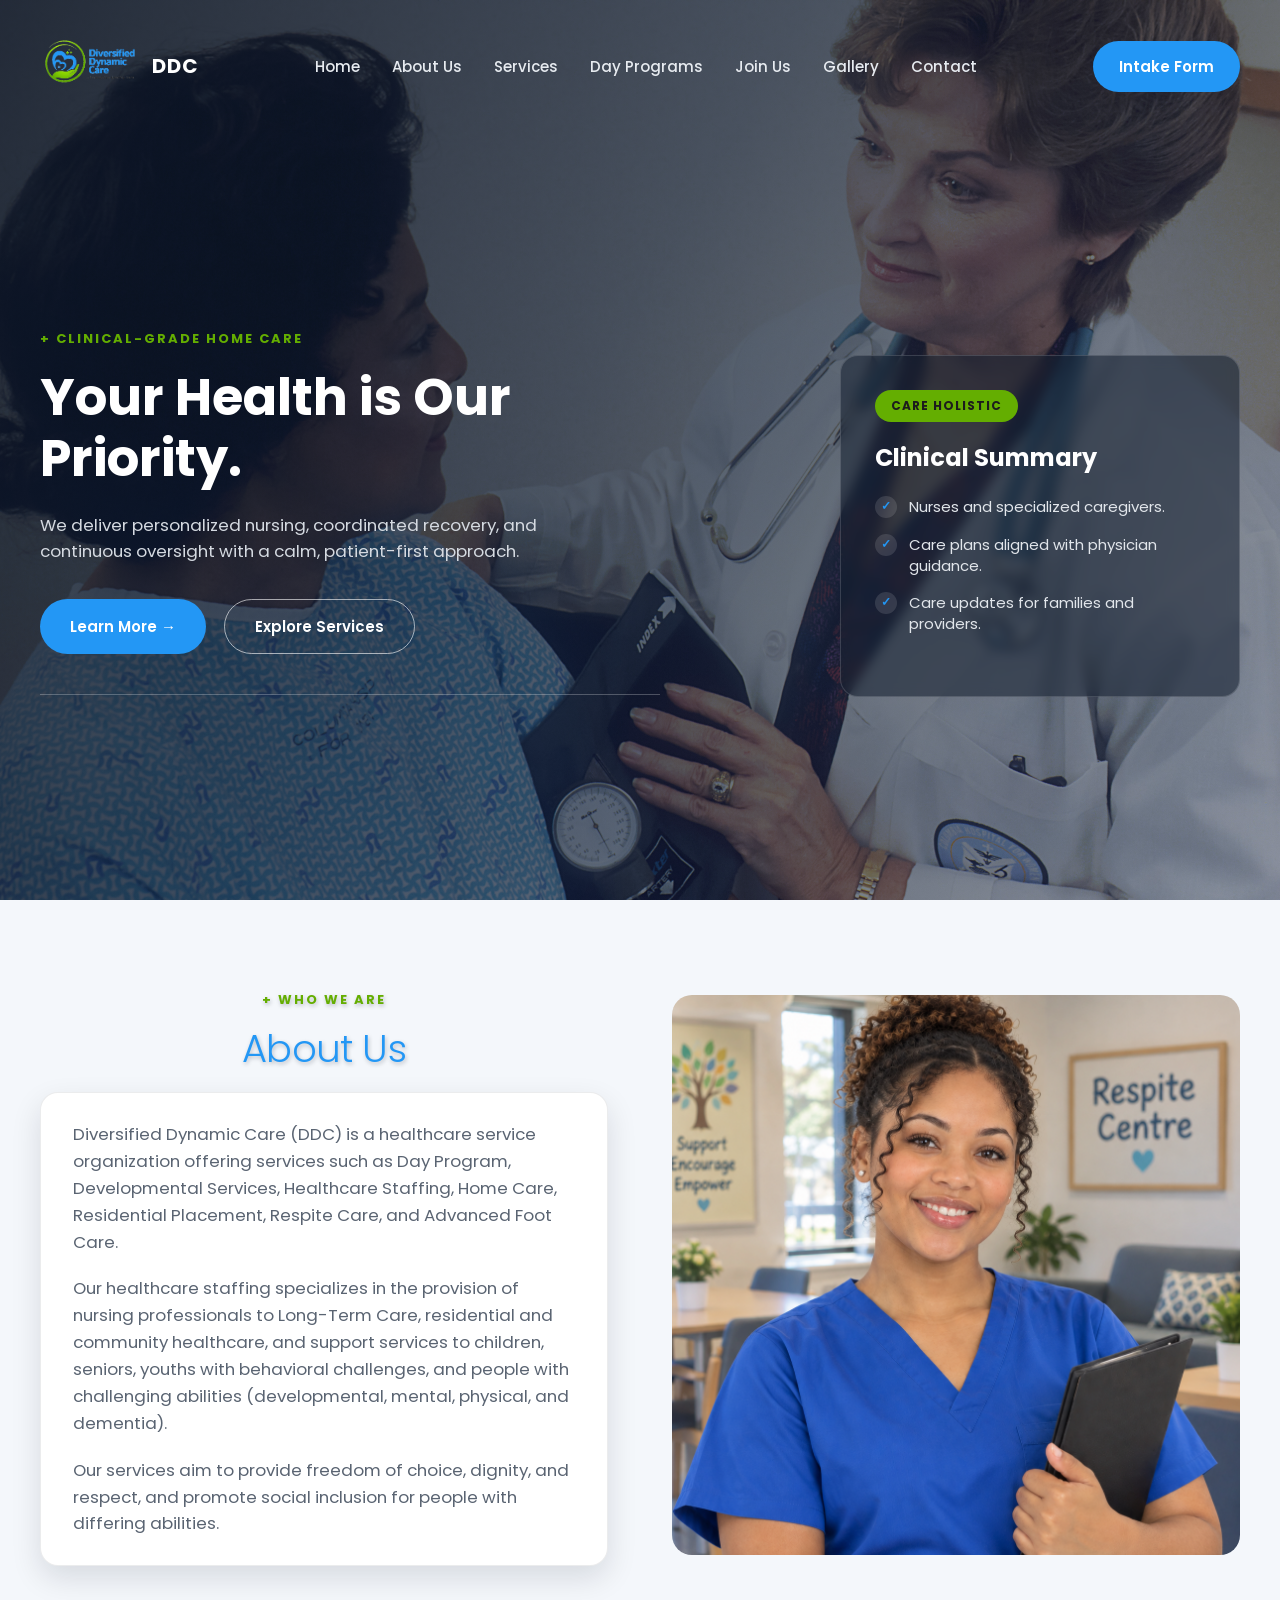
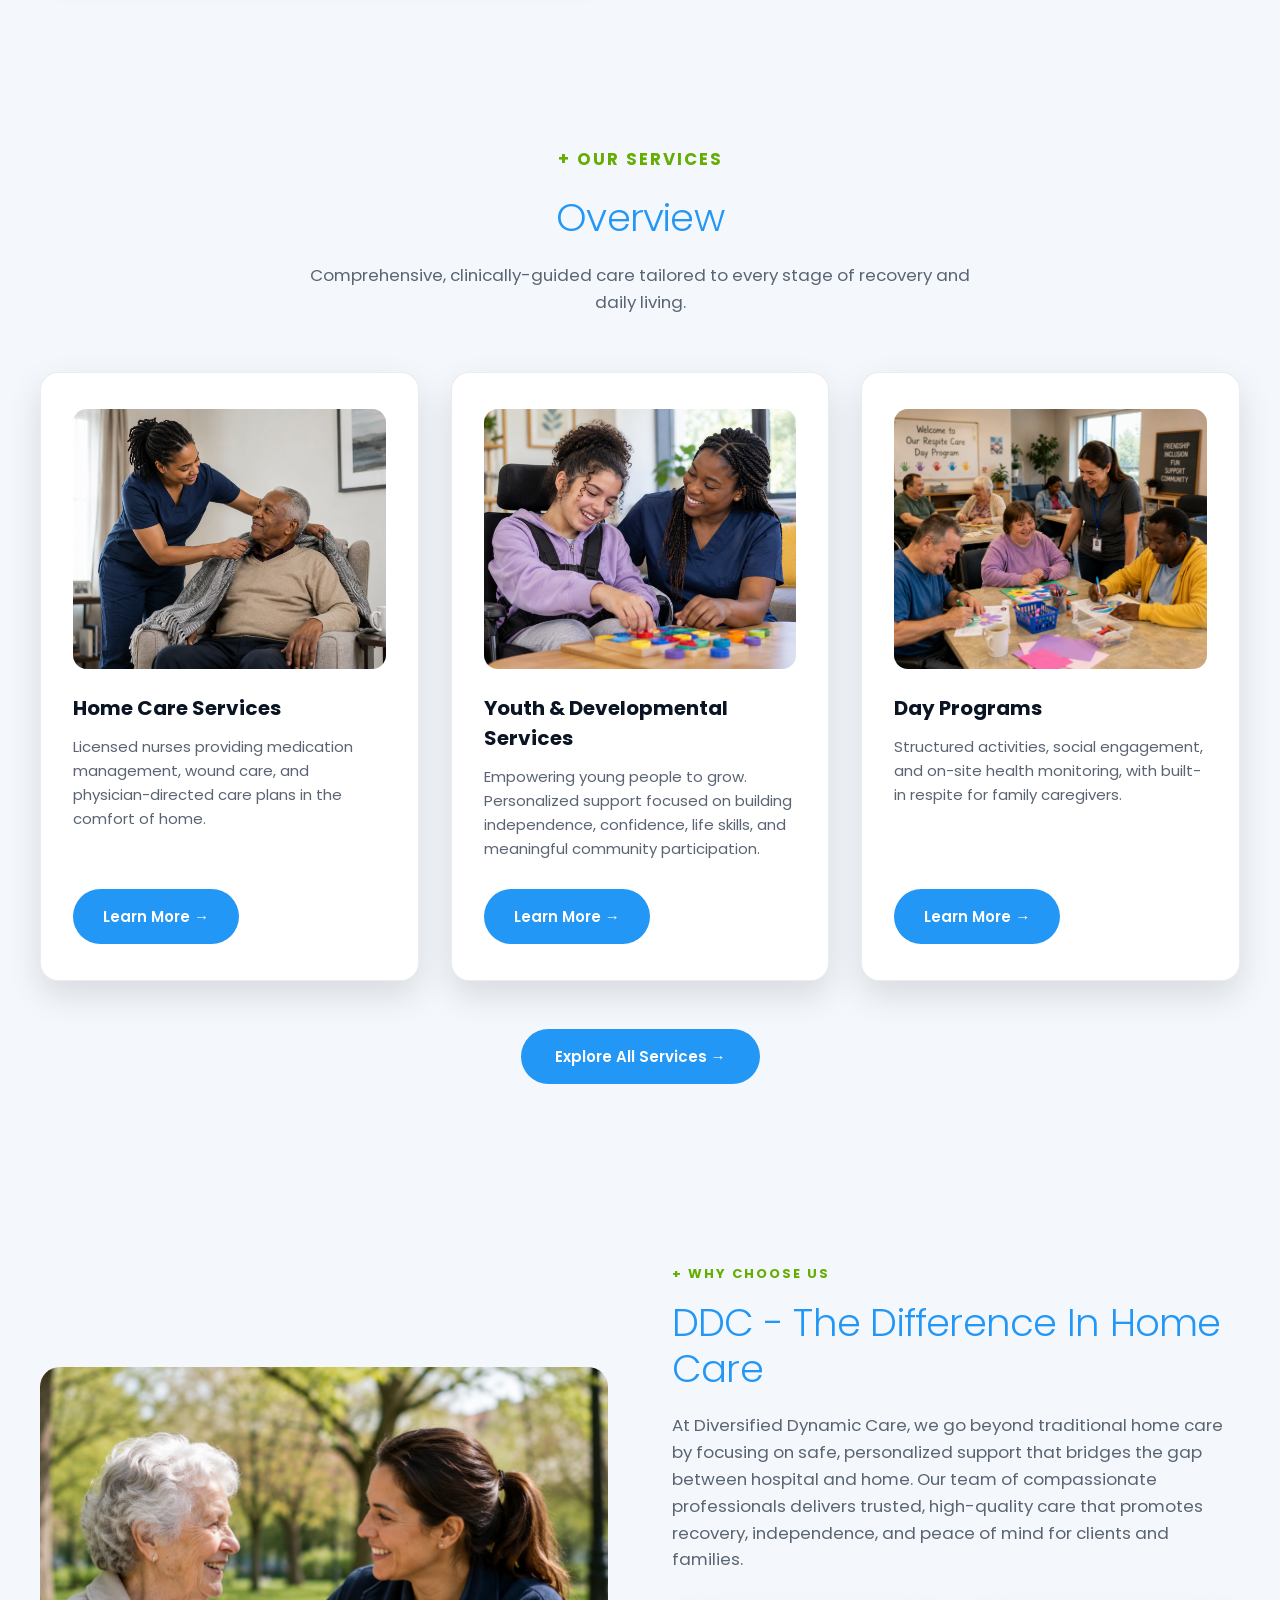
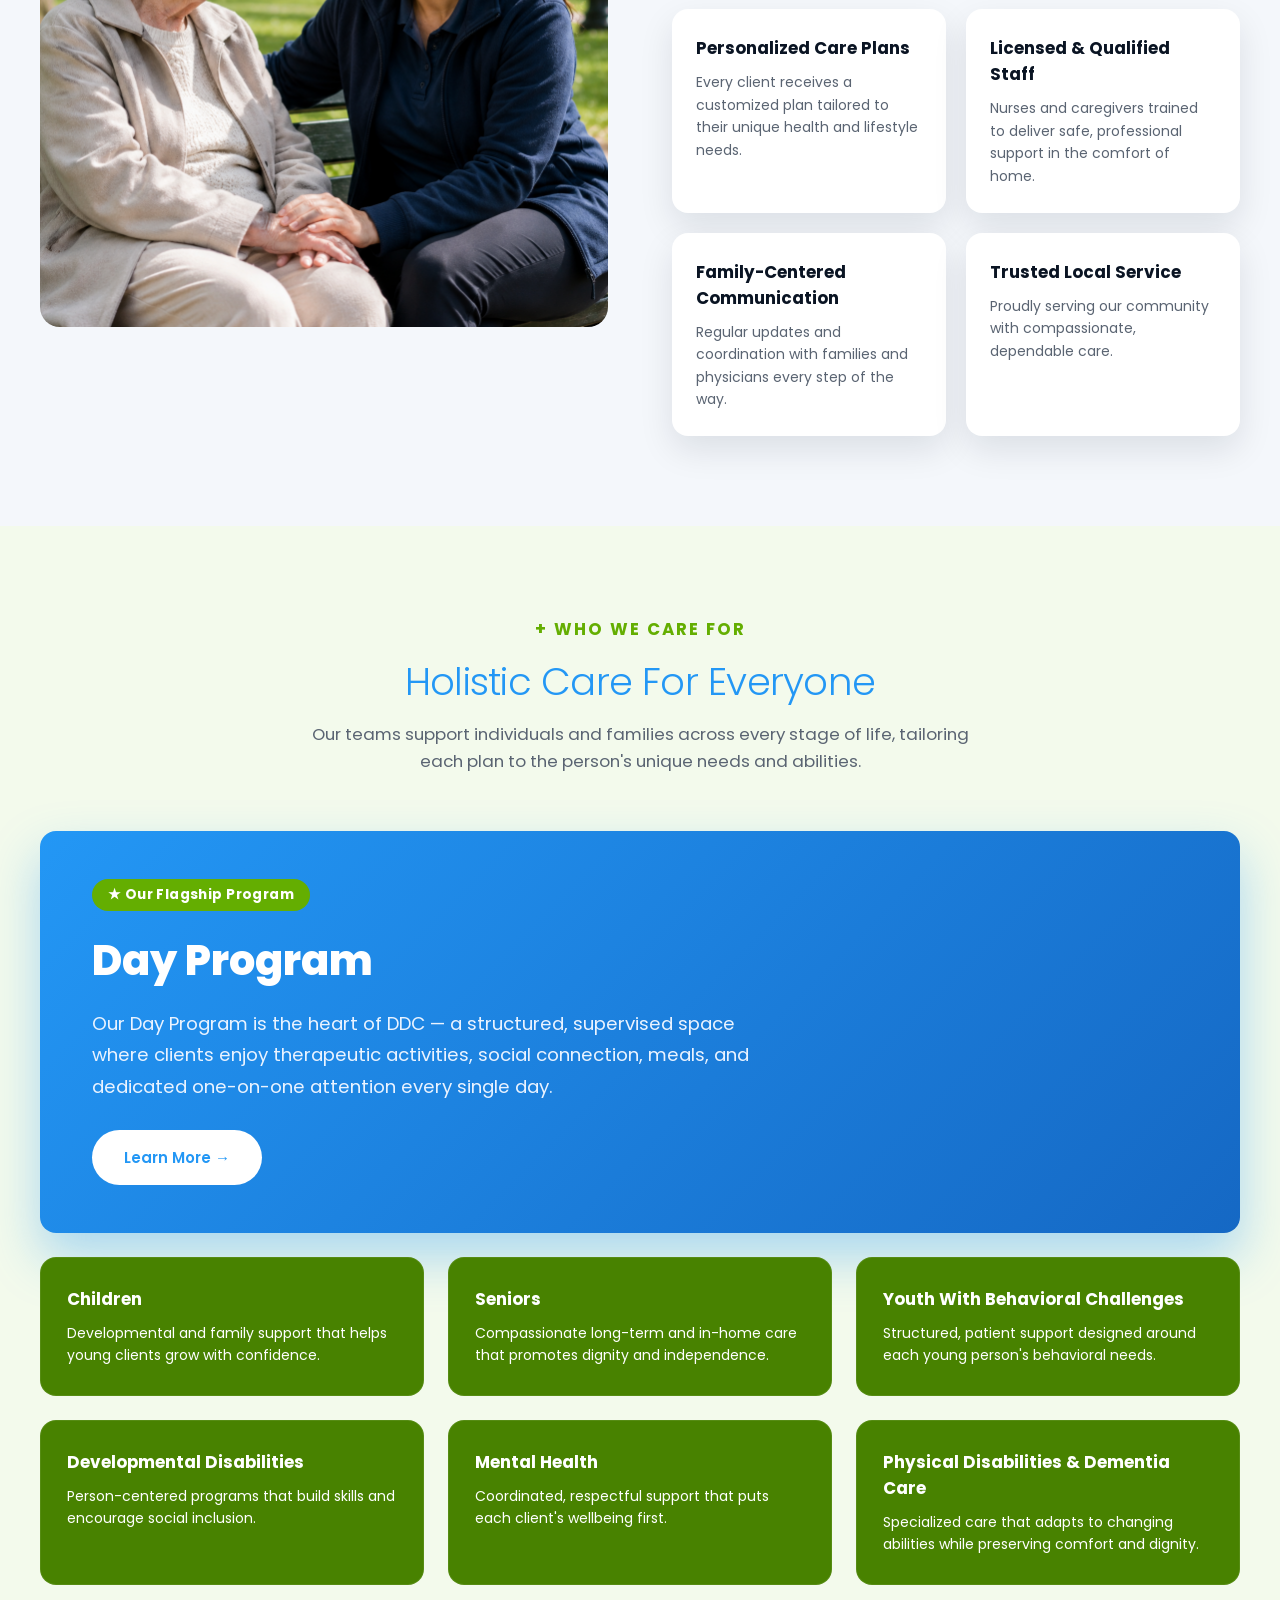
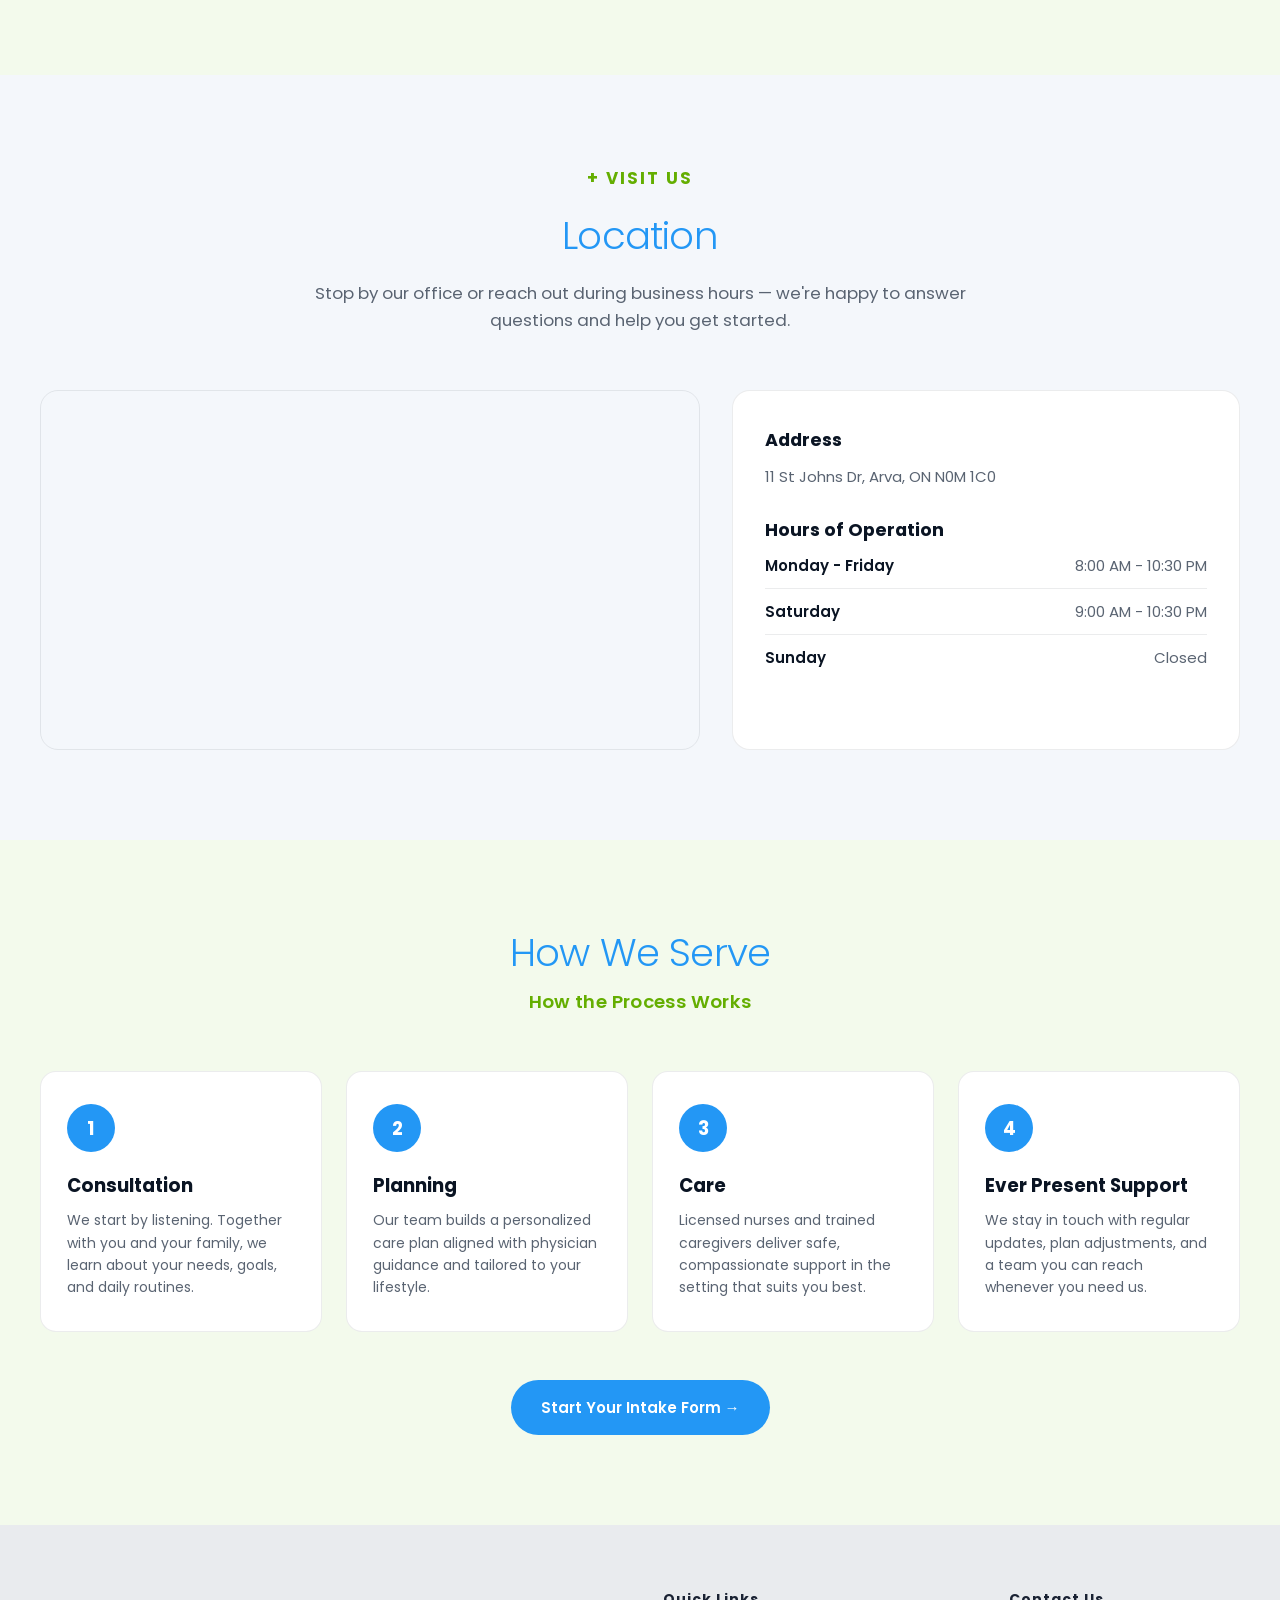
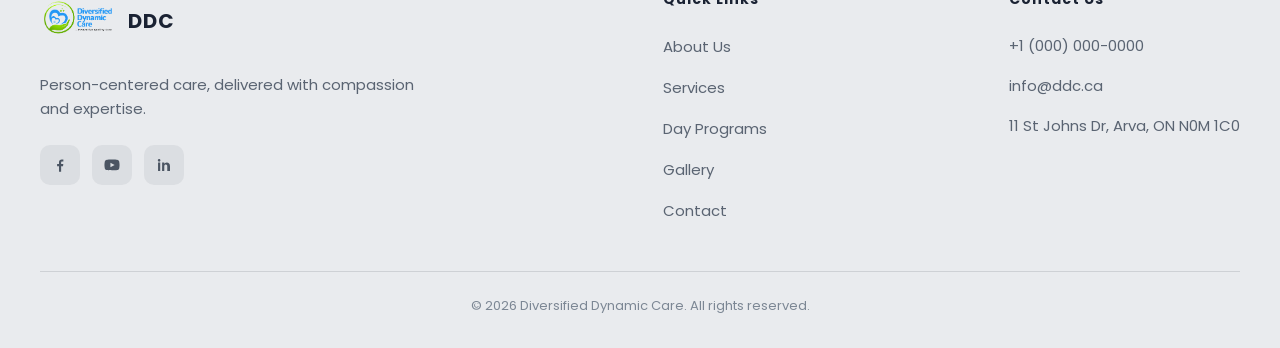
<file: index.html>
<!doctype html>
<html lang="en">
  <head>
    <meta charset="UTF-8" />
    <meta name="viewport" content="width=device-width, initial-scale=1.0" />
    <title>Diversified Dynamic Care</title>
    <link rel="icon" type="image/png" href="images/DDC_transparent.png" />
    <link rel="preconnect" href="https://fonts.googleapis.com" />
    <link rel="preconnect" href="https://fonts.gstatic.com" crossorigin />
    <link
      rel="stylesheet"
      href="https://fonts.googleapis.com/css2?family=Poppins:wght@300;400;500;600;700;800&display=swap"
    />
    <link rel="stylesheet" href="css/style.css" />
  </head>
  <body>
    <section class="hero">
      <nav class="navbar">
        <a href="index.html" class="logo">
          <img
            src="images/DDC_transparent.png"
            alt="Diversified Dynamic Care logo"
          />
          <span class="logo-text">DDC</span>
        </a>
        <ul class="nav-links">
          <li><a href="#">Home</a></li>
          <li><a href="pages/AboutUs.html">About Us</a></li>
          <li><a href="pages/Services.html">Services</a></li>
          <li><a href="#">Day Programs</a></li>
          <li><a href="#">Join Us</a></li>
          <li><a href="#">Gallery</a></li>
          <li><a href="#">Contact</a></li>
        </ul>
        <a href="pages/IntakeForm.html" class="btn btn-pill">Intake Form</a>
        <button
          class="nav-toggle"
          aria-label="Toggle navigation"
          aria-expanded="false"
        >
          <span></span>
          <span></span>
          <span></span>
        </button>
      </nav>

      <div class="hero-body">
        <div class="hero-content">
          <p class="eyebrow">+ CLINICAL-GRADE HOME CARE</p>
          <h1>Your Health is Our Priority.</h1>
          <p class="subtext">
            We deliver personalized nursing, coordinated recovery, and
            continuous oversight with a calm, patient-first approach.
          </p>

          <div class="hero-actions">
            <a href="#" class="btn btn-primary">Learn More →</a>
            <a href="pages/Services.html" class="btn btn-outline"
              >Explore Services</a
            >
          </div>

          <hr class="divider" />
        </div>

        <div class="hero-card">
          <span class="badge">Care Holistic</span>
          <h2>Clinical Summary</h2>
          <ul class="checklist">
            <li>
              <span class="check">✓</span> Nurses and specialized caregivers.
            </li>
            <li>
              <span class="check">✓</span> Care plans aligned with physician
              guidance.
            </li>
            <li>
              <span class="check">✓</span> Care updates for families and
              providers.
            </li>
          </ul>
        </div>
      </div>
    </section>

    <section class="about-section" id="about-us">
      <div class="about-grid">
        <div class="about-content">
          <p class="eyebrow">+ Who We Are</p>
          <h2>About Us</h2>
          <div class="about-text-card">
            <p>
              Diversified Dynamic Care (DDC) is a healthcare service
              organization offering services such as Day Program, Developmental
              Services, Healthcare Staffing, Home Care, Residential Placement,
              Respite Care, and Advanced Foot Care.
            </p>
            <p>
              Our healthcare staffing specializes in the provision of nursing
              professionals to Long-Term Care, residential and community
              healthcare, and support services to children, seniors, youths with
              behavioral challenges, and people with challenging abilities
              (developmental, mental, physical, and dementia).
            </p>
            <p>
              Our services aim to provide freedom of choice, dignity, and
              respect, and promote social inclusion for people with differing
              abilities.
            </p>
          </div>
        </div>

        <div class="about-image">
          <img
            src="images/ImageOfCareGiver.png"
            alt="Diversified Dynamic Care nursing professional"
          />
        </div>
      </div>
    </section>

    <section class="services-summary">
      <div class="services-summary-header">
        <p class="eyebrow">+ OUR SERVICES</p>
        <h2>Overview</h2>
        <p>
          Comprehensive, clinically-guided care tailored to every stage of
          recovery and daily living.
        </p>
      </div>

      <div class="services-grid">
        <div class="service-card">
          <div class="service-icon service-icon--image">
            <img src="images/HomeCareCardImage.png" alt="" aria-hidden="true" />
          </div>
          <h3>Home Care Services</h3>
          <p>
            Licensed nurses providing medication management, wound care, and
            physician-directed care plans in the comfort of home.
          </p>
          <a href="pages/HomeCare.html" class="btn btn-primary">Learn More →</a>
        </div>

        <div class="service-card">
          <div class="service-icon service-icon--image">
            <img src="images/youthCareImage.png" alt="" aria-hidden="true" />
          </div>
          <h3>Youth &amp; Developmental Services</h3>
          <p>
            Empowering young people to grow. Personalized support focused on
            building independence, confidence, life skills, and meaningful
            community participation.
          </p>
          <a href="pages/YouthCare.html" class="btn btn-primary"
            >Learn More →</a
          >
        </div>

        <div class="service-card">
          <div class="service-icon service-icon--image">
            <img src="images/DayProgramImage.png" alt="" aria-hidden="true" />
          </div>
          <h3>Day Programs</h3>
          <p>
            Structured activities, social engagement, and on-site health
            monitoring, with built-in respite for family caregivers.
          </p>
          <a href="pages/DayProgram.html" class="btn btn-primary"
            >Learn More →</a
          >
        </div>
      </div>

      <div class="service-summary-exploremore">
        <a href="pages/Services.html" class="btn btn-primary"
          >Explore All Services →</a
        >
      </div>
    </section>

    <section class="why-choose-section" id="why-choose-us">
      <div class="why-choose-grid">
        <div class="why-choose-image">
          <img
            src="images/CompanionCare.png"
            alt="Caregiver supporting a client at home"
          />
        </div>

        <div class="why-choose-content">
          <p class="eyebrow">+ WHY CHOOSE US</p>
          <h2>DDC - The Difference In Home Care</h2>
          <p class="why-choose-text">
            At Diversified Dynamic Care, we go beyond traditional home care by
            focusing on safe, personalized support that bridges the gap between
            hospital and home. Our team of compassionate professionals delivers
            trusted, high-quality care that promotes recovery, independence, and
            peace of mind for clients and families.
          </p>

          <div class="why-choose-cards">
            <div class="why-card">
              <h3>Personalized Care Plans</h3>
              <p>
                Every client receives a customized plan tailored to their unique
                health and lifestyle needs.
              </p>
            </div>
            <div class="why-card">
              <h3>Licensed &amp; Qualified Staff</h3>
              <p>
                Nurses and caregivers trained to deliver safe, professional
                support in the comfort of home.
              </p>
            </div>
            <div class="why-card">
              <h3>Family-Centered Communication</h3>
              <p>
                Regular updates and coordination with families and physicians
                every step of the way.
              </p>
            </div>
            <div class="why-card">
              <h3>Trusted Local Service</h3>
              <p>
                Proudly serving our community with compassionate, dependable
                care.
              </p>
            </div>
          </div>
        </div>
      </div>
    </section>

    <section class="who-we-care-section" id="who-we-care-for">
      <div class="who-we-care-header">
        <p class="eyebrow">+ WHO WE CARE FOR</p>
        <h2>Holistic Care For Everyone</h2>
        <p>
          Our teams support individuals and families across every stage of life,
          tailoring each plan to the person's unique needs and abilities.
        </p>
      </div>

      <div class="who-we-care-grid">
        <div class="care-card care-card--featured">
          <span class="care-badge">★ Our Flagship Program</span>
          <h3>Day Program</h3>
          <p>
            Our Day Program is the heart of DDC — a structured, supervised space
            where clients enjoy therapeutic activities, social connection,
            meals, and dedicated one-on-one attention every single day.
          </p>
          <a href="pages/DayProgram.html" class="btn btn-card-featured"
            >Learn More →</a
          >
        </div>
        <div class="care-card">
          <h3>Children</h3>
          <p>
            Developmental and family support that helps young clients grow with
            confidence.
          </p>
        </div>
        <div class="care-card">
          <h3>Seniors</h3>
          <p>
            Compassionate long-term and in-home care that promotes dignity and
            independence.
          </p>
        </div>
        <div class="care-card">
          <h3>Youth With Behavioral Challenges</h3>
          <p>
            Structured, patient support designed around each young person's
            behavioral needs.
          </p>
        </div>
        <div class="care-card">
          <h3>Developmental Disabilities</h3>
          <p>
            Person-centered programs that build skills and encourage social
            inclusion.
          </p>
        </div>
        <div class="care-card">
          <h3>Mental Health</h3>
          <p>
            Coordinated, respectful support that puts each client's wellbeing
            first.
          </p>
        </div>
        <div class="care-card">
          <h3>Physical Disabilities &amp; Dementia Care</h3>
          <p>
            Specialized care that adapts to changing abilities while preserving
            comfort and dignity.
          </p>
        </div>
      </div>
    </section>

    <section class="location-section" id="location">
      <div class="location-header">
        <p class="eyebrow">+ VISIT US</p>
        <h2>Location</h2>
        <p>
          Stop by our office or reach out during business hours — we're happy to
          answer questions and help you get started.
        </p>
      </div>

      <div class="location-grid">
        <div class="location-map">
          <iframe
            src="https://www.google.com/maps?q=11+St+Johns+Dr,+Arva,+ON+N0M+1C0,+Canada&output=embed"
            width="100%"
            height="100%"
            style="border: 0"
            allowfullscreen=""
            loading="lazy"
            referrerpolicy="no-referrer-when-downgrade"
            title="Diversified Dynamic Care location map"
          ></iframe>
        </div>

        <div class="location-details">
          <div class="location-address">
            <h3>Address</h3>
            <p>11 St Johns Dr, Arva, ON N0M 1C0</p>
          </div>

          <div class="location-hours">
            <h3>Hours of Operation</h3>
            <ul class="hours-list">
              <li>
                <span>Monday - Friday</span><span>8:00 AM - 10:30 PM</span>
              </li>
              <li><span>Saturday</span><span>9:00 AM - 10:30 PM</span></li>
              <li><span>Sunday</span><span>Closed</span></li>
            </ul>
          </div>
        </div>
      </div>
    </section>

    <section class="process-section" id="how-we-serve">
      <div class="process-header">
        <h2>How We Serve</h2>
        <h3>How the Process Works</h3>
      </div>

      <div class="process-grid">
        <div class="process-card">
          <span class="process-step">1</span>
          <h4>Consultation</h4>
          <p>
            We start by listening. Together with you and your family, we learn
            about your needs, goals, and daily routines.
          </p>
        </div>
        <div class="process-card">
          <span class="process-step">2</span>
          <h4>Planning</h4>
          <p>
            Our team builds a personalized care plan aligned with physician
            guidance and tailored to your lifestyle.
          </p>
        </div>
        <div class="process-card">
          <span class="process-step">3</span>
          <h4>Care</h4>
          <p>
            Licensed nurses and trained caregivers deliver safe, compassionate
            support in the setting that suits you best.
          </p>
        </div>
        <div class="process-card">
          <span class="process-step">4</span>
          <h4>Ever Present Support</h4>
          <p>
            We stay in touch with regular updates, plan adjustments, and a team
            you can reach whenever you need us.
          </p>
        </div>
      </div>

      <div class="process-cta">
        <a href="pages/IntakeForm.html" class="btn btn-primary"
          >Start Your Intake Form →</a
        >
      </div>
    </section>

    <footer class="site-footer">
      <div class="footer-main">
        <div class="footer-about">
          <a href="index.html" class="footer-logo">
            <img
              src="images/DDC_transparent.png"
              alt="Diversified Dynamic Care logo"
            />
            <span class="footer-logo-text">DDC</span>
          </a>
          <p class="footer-tagline">
            Person-centered care, delivered with compassion and expertise.
          </p>

          <div class="footer-social">
            <a href="#" aria-label="Facebook">
              <svg viewBox="0 0 24 24" fill="currentColor" aria-hidden="true">
                <path
                  d="M13.5 21v-7.5h2.52l.38-2.93h-2.9V8.7c0-.85.24-1.43 1.46-1.43h1.55V4.65C16.2 4.58 15.32 4.5 14.29 4.5c-2.15 0-3.63 1.31-3.63 3.72v2.35H8.13v2.93h2.53V21h2.84z"
                />
              </svg>
            </a>
            <a href="#" aria-label="YouTube">
              <svg viewBox="0 0 24 24" fill="currentColor" aria-hidden="true">
                <path
                  d="M21.58 7.2a2.75 2.75 0 0 0-1.94-1.95C17.9 4.75 12 4.75 12 4.75s-5.9 0-7.64.5A2.75 2.75 0 0 0 2.42 7.2 28.7 28.7 0 0 0 1.92 12a28.7 28.7 0 0 0 .5 4.8 2.75 2.75 0 0 0 1.94 1.95c1.74.5 7.64.5 7.64.5s5.9 0 7.64-.5a2.75 2.75 0 0 0 1.94-1.95 28.7 28.7 0 0 0 .5-4.8 28.7 28.7 0 0 0-.5-4.8zM9.9 15.02V8.98L15.5 12l-5.6 3.02z"
                />
              </svg>
            </a>
            <a href="#" aria-label="LinkedIn">
              <svg viewBox="0 0 24 24" fill="currentColor" aria-hidden="true">
                <path
                  d="M6.94 8.5H4.06V20h2.88V8.5zM5.5 4c-.97 0-1.75.79-1.75 1.75s.78 1.75 1.75 1.75 1.75-.79 1.75-1.75S6.47 4 5.5 4zM20 20v-6.4c0-3.42-1.83-5.01-4.27-5.01-1.97 0-2.85 1.08-3.34 1.84V8.5H9.5c.04.82 0 11.5 0 11.5h2.89v-6.42c0-.34.02-.69.12-.93.27-.68.89-1.39 1.93-1.39 1.36 0 1.9.99 1.9 2.46V20H20z"
                />
              </svg>
            </a>
          </div>
        </div>

        <div class="footer-links">
          <h3>Quick Links</h3>
          <ul>
            <li><a href="pages/AboutUs.html">About Us</a></li>
            <li><a href="pages/Services.html">Services</a></li>
            <li><a href="pages/DayProgram.html">Day Programs</a></li>
            <li><a href="#">Gallery</a></li>
            <li><a href="#">Contact</a></li>
          </ul>
        </div>

        <div class="footer-contact">
          <h3>Contact Us</h3>
          <p>+1 (000) 000-0000</p>
          <p>info@ddc.ca</p>
          <p>11 St Johns Dr, Arva, ON N0M 1C0</p>
        </div>
      </div>

      <hr class="footer-divider" />

      <p class="footer-copyright">
        &copy; 2026 Diversified Dynamic Care. All rights reserved.
      </p>
    </footer>

    <script src="js/main.js"></script>
  </body>
</html>
</file>
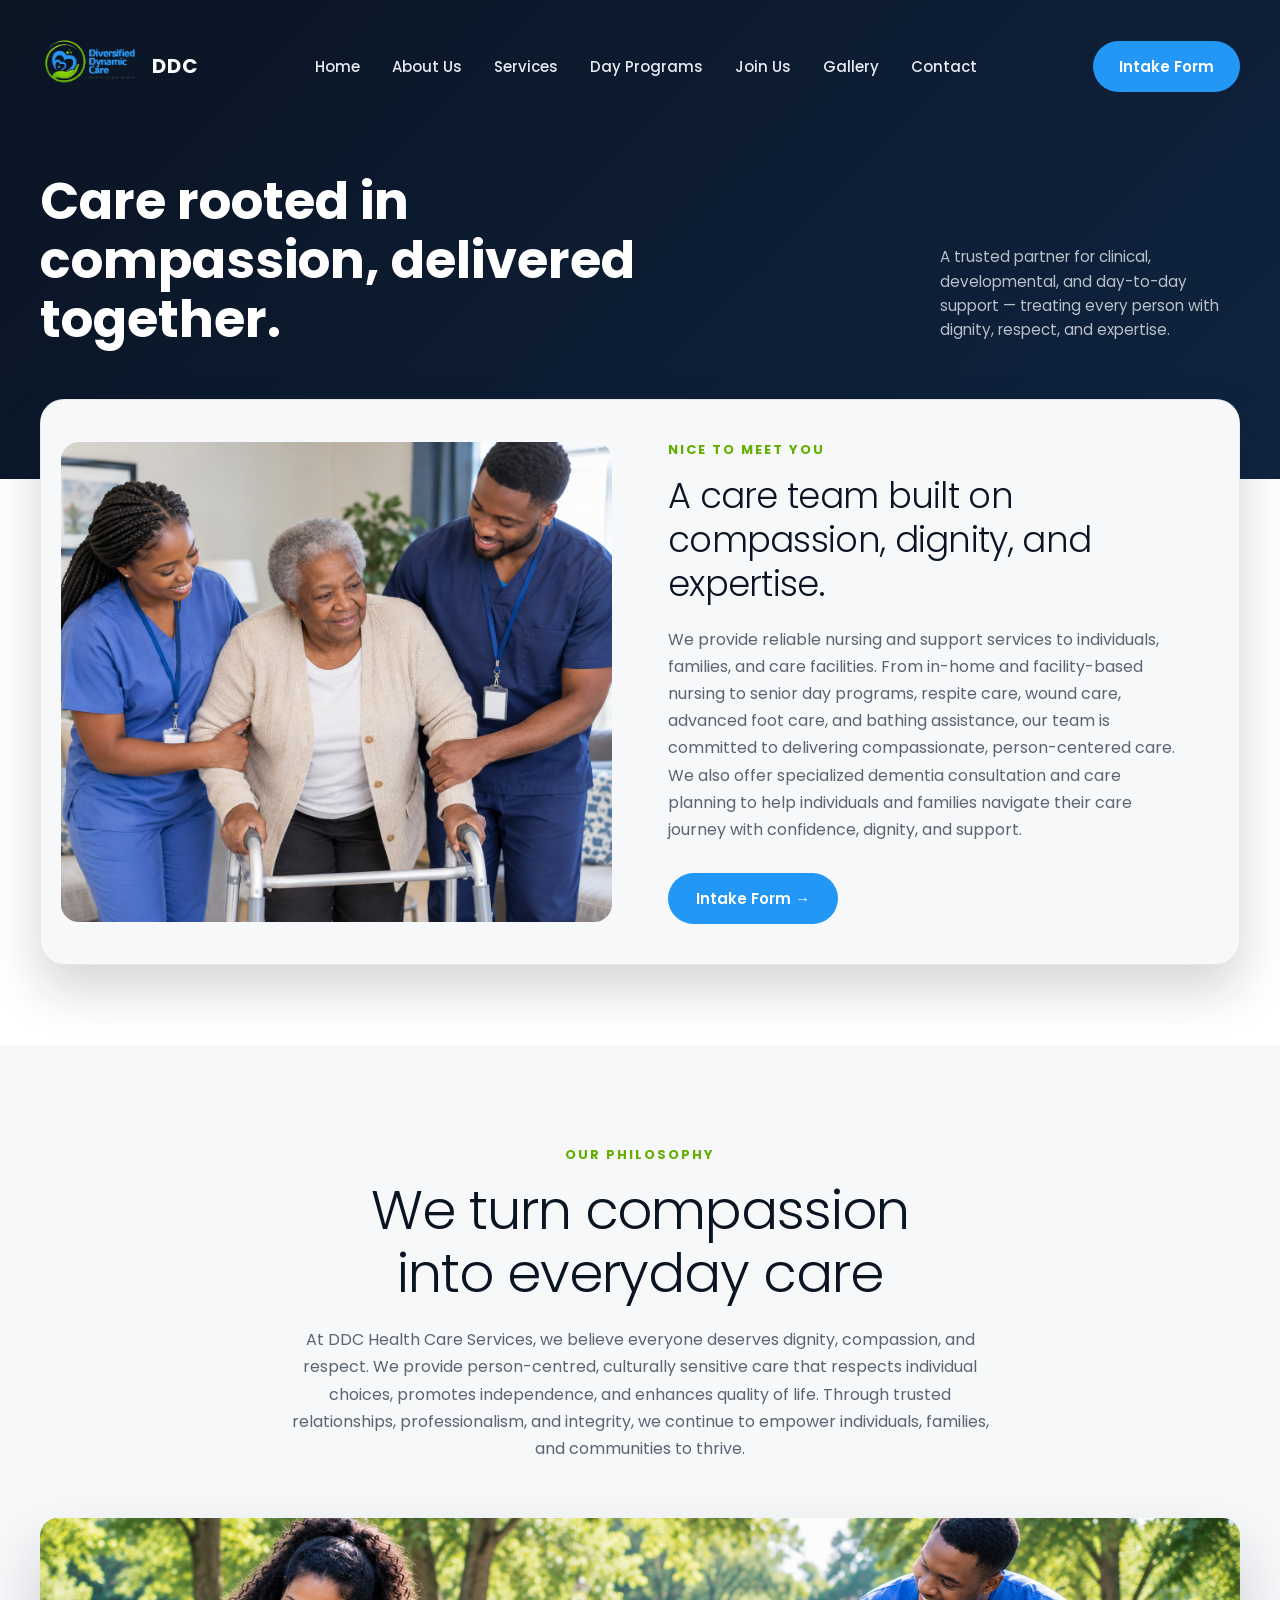
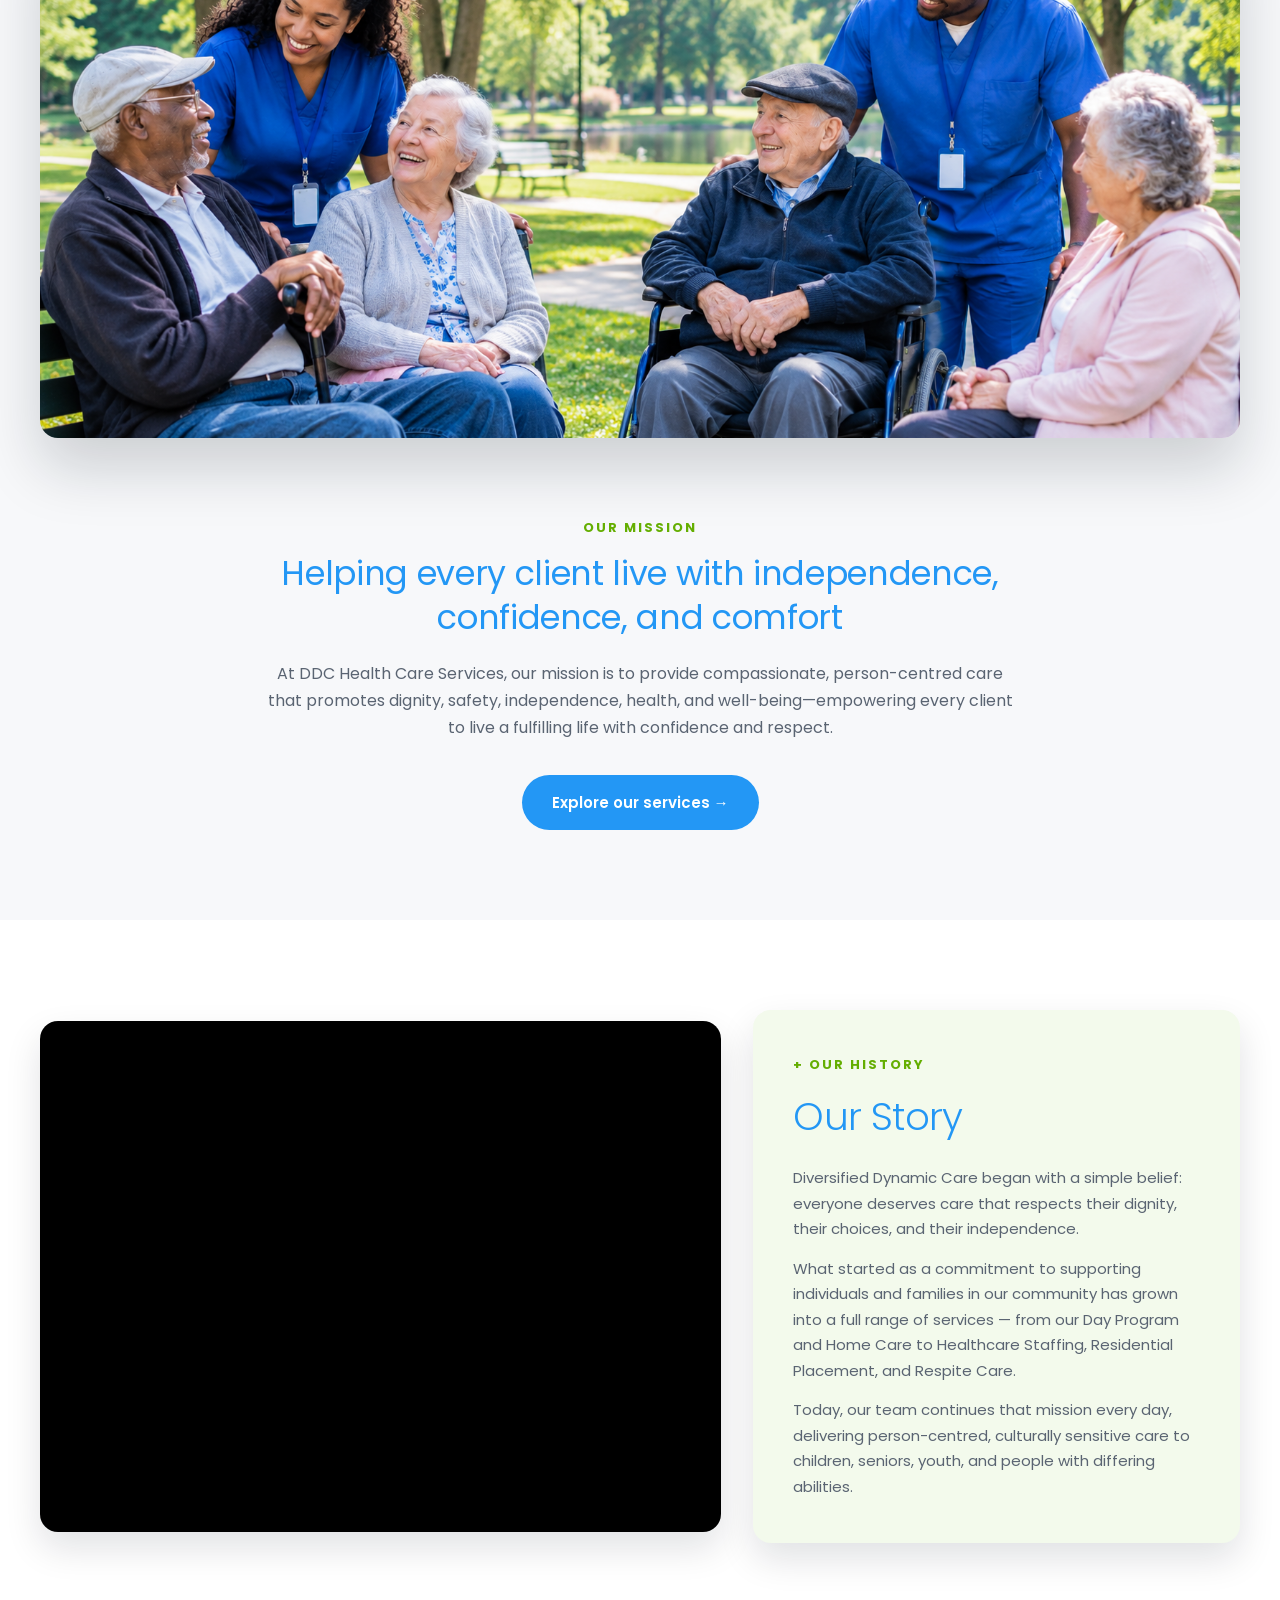
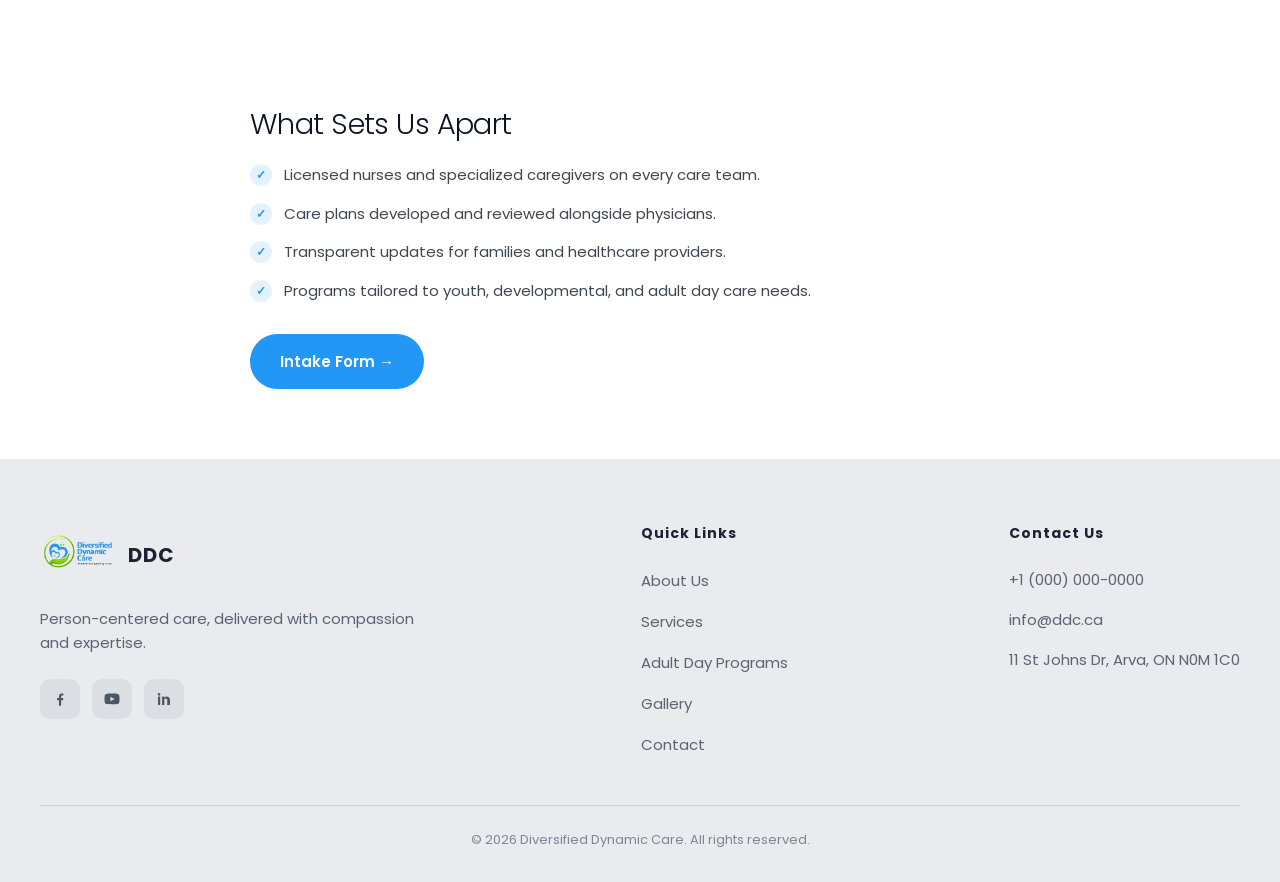
<file: pages/AboutUs.html>
<!doctype html>
<html lang="en">
  <head>
    <meta charset="UTF-8" />
    <meta name="viewport" content="width=device-width, initial-scale=1.0" />
    <title>About Us | Diversified Dynamic Care</title>
    <link rel="icon" type="image/png" href="../images/DDC_transparent.png" />
    <link rel="preconnect" href="https://fonts.googleapis.com" />
    <link rel="preconnect" href="https://fonts.gstatic.com" crossorigin />
    <link
      rel="stylesheet"
      href="https://fonts.googleapis.com/css2?family=Poppins:wght@300;400;500;600;700;800&display=swap"
    />
    <link rel="stylesheet" href="../css/style.css" />
    <link rel="stylesheet" href="../css/aboutUs.css" />
  </head>
  <body>
    <header class="page-header">
      <nav class="navbar">
        <a href="../index.html" class="logo">
          <img
            src="../images/DDC_transparent.png"
            alt="Diversified Dynamic Care logo"
          />
          <span class="logo-text">DDC</span>
        </a>
        <ul class="nav-links">
          <li><a href="../index.html">Home</a></li>
          <li><a href="AboutUs.html">About Us</a></li>
          <li><a href="Services.html">Services</a></li>
          <li><a href="#">Day Programs</a></li>
          <li><a href="#">Join Us</a></li>
          <li><a href="#">Gallery</a></li>
          <li><a href="#">Contact</a></li>
        </ul>
        <a href="IntakeForm.html" class="btn btn-pill">Intake Form</a>
        <button
          class="nav-toggle"
          aria-label="Toggle navigation"
          aria-expanded="false"
        >
          <span></span>
          <span></span>
          <span></span>
        </button>
      </nav>

      <div class="page-header-content">
        <h1>Care rooted in compassion, delivered together.</h1>
        <p class="subtext">
          A trusted partner for clinical, developmental, and day-to-day support
          — treating every person with dignity, respect, and expertise.
        </p>
      </div>
    </header>

    <section class="about-feature">
      <div class="about-feature-card">
        <div class="about-feature-image">
          <img
            src="../images/AboutImage1.png"
            alt="Two caregivers helping an older woman with a walker"
          />
        </div>
        <div class="about-feature-content">
          <p class="eyebrow">Nice to meet you</p>
          <h2>A care team built on compassion, dignity, and expertise.</h2>
          <p>
            We provide reliable nursing and support services to individuals,
            families, and care facilities. From in-home and facility-based
            nursing to senior day programs, respite care, wound care, advanced
            foot care, and bathing assistance, our team is committed to
            delivering compassionate, person-centered care. We also offer
            specialized dementia consultation and care planning to help
            individuals and families navigate their care journey with
            confidence, dignity, and support.
          </p>
          <a href="IntakeForm.html" class="btn btn-dark">
            Intake Form <span aria-hidden="true">→</span>
          </a>
        </div>
      </div>
    </section>

    <section class="about-story">
      <div class="about-story-inner">
        <p class="eyebrow">Our Philosophy</p>
        <h2 class="about-story-title">
          We turn compassion<br />
          into everyday care
        </h2>
        <p class="about-story-lead">
          At DDC Health Care Services, we believe everyone deserves dignity,
          compassion, and respect. We provide person-centred, culturally
          sensitive care that respects individual choices, promotes
          independence, and enhances quality of life. Through trusted
          relationships, professionalism, and integrity, we continue to empower
          individuals, families, and communities to thrive.
        </p>

        <div class="about-story-image">
          <img
            src="../images/AboutPageStory.png"
            alt="Two caregivers in blue scrubs chatting with smiling seniors in a park"
          />
        </div>

        <div class="about-mission">
          <p class="eyebrow">Our mission</p>
          <h3>
            Helping every client live with independence, confidence, and comfort
          </h3>
          <p>
            At DDC Health Care Services, our mission is to provide
            compassionate, person-centred care that promotes dignity, safety,
            independence, health, and well-being—empowering every client to live
            a fulfilling life with confidence and respect.
          </p>
          <a href="Services.html" class="btn btn-primary">
            Explore our services <span aria-hidden="true">→</span>
          </a>
        </div>
      </div>
    </section>

    <section class="history-section" id="our-history">
      <div class="history-grid">
        <div class="history-card history-video">
          <iframe
            src="https://www.youtube.com/embed/c2eAcx6ja5Y?autoplay=1&mute=1&loop=1&playlist=c2eAcx6ja5Y&playsinline=1&rel=0"
            title="Adult Day Program in London ON &amp; Middlesex Area for Individuals Living with Developmental Disability"
            allow="accelerometer; autoplay; clipboard-write; encrypted-media; gyroscope; picture-in-picture; web-share"
            referrerpolicy="strict-origin-when-cross-origin"
            allowfullscreen
            loading="lazy"
          ></iframe>
        </div>

        <div class="history-card history-content">
          <p class="eyebrow">+ Our History</p>
          <h2>Our Story</h2>
          <p>
            Diversified Dynamic Care began with a simple belief: everyone
            deserves care that respects their dignity, their choices, and their
            independence.
          </p>
          <p>
            What started as a commitment to supporting individuals and families
            in our community has grown into a full range of services — from our
            Day Program and Home Care to Healthcare Staffing, Residential
            Placement, and Respite Care.
          </p>
          <p>
            Today, our team continues that mission every day, delivering
            person-centred, culturally sensitive care to children, seniors,
            youth, and people with differing abilities.
          </p>
        </div>
      </div>
    </section>

    <main class="page-main">
      <div class="page-content">
        <h2>What Sets Us Apart</h2>
        <ul class="page-points">
          <li>
            <span class="check">✓</span> Licensed nurses and specialized
            caregivers on every care team.
          </li>
          <li>
            <span class="check">✓</span> Care plans developed and reviewed
            alongside physicians.
          </li>
          <li>
            <span class="check">✓</span> Transparent updates for families and
            healthcare providers.
          </li>
          <li>
            <span class="check">✓</span> Programs tailored to youth,
            developmental, and adult day care needs.
          </li>
        </ul>

        <a href="IntakeForm.html" class="btn btn-primary">Intake Form →</a>
      </div>
    </main>

    <footer class="site-footer">
      <div class="footer-main">
        <div class="footer-about">
          <a href="../index.html" class="footer-logo">
            <img
              src="../images/DDC_transparent.png"
              alt="Diversified Dynamic Care logo"
            />
            <span class="footer-logo-text">DDC</span>
          </a>
          <p class="footer-tagline">
            Person-centered care, delivered with compassion and expertise.
          </p>

          <div class="footer-social">
            <a href="#" aria-label="Facebook">
              <svg viewBox="0 0 24 24" fill="currentColor" aria-hidden="true">
                <path
                  d="M13.5 21v-7.5h2.52l.38-2.93h-2.9V8.7c0-.85.24-1.43 1.46-1.43h1.55V4.65C16.2 4.58 15.32 4.5 14.29 4.5c-2.15 0-3.63 1.31-3.63 3.72v2.35H8.13v2.93h2.53V21h2.84z"
                />
              </svg>
            </a>
            <a href="#" aria-label="YouTube">
              <svg viewBox="0 0 24 24" fill="currentColor" aria-hidden="true">
                <path
                  d="M21.58 7.2a2.75 2.75 0 0 0-1.94-1.95C17.9 4.75 12 4.75 12 4.75s-5.9 0-7.64.5A2.75 2.75 0 0 0 2.42 7.2 28.7 28.7 0 0 0 1.92 12a28.7 28.7 0 0 0 .5 4.8 2.75 2.75 0 0 0 1.94 1.95c1.74.5 7.64.5 7.64.5s5.9 0 7.64-.5a2.75 2.75 0 0 0 1.94-1.95 28.7 28.7 0 0 0 .5-4.8 28.7 28.7 0 0 0-.5-4.8zM9.9 15.02V8.98L15.5 12l-5.6 3.02z"
                />
              </svg>
            </a>
            <a href="#" aria-label="LinkedIn">
              <svg viewBox="0 0 24 24" fill="currentColor" aria-hidden="true">
                <path
                  d="M6.94 8.5H4.06V20h2.88V8.5zM5.5 4c-.97 0-1.75.79-1.75 1.75s.78 1.75 1.75 1.75 1.75-.79 1.75-1.75S6.47 4 5.5 4zM20 20v-6.4c0-3.42-1.83-5.01-4.27-5.01-1.97 0-2.85 1.08-3.34 1.84V8.5H9.5c.04.82 0 11.5 0 11.5h2.89v-6.42c0-.34.02-.69.12-.93.27-.68.89-1.39 1.93-1.39 1.36 0 1.9.99 1.9 2.46V20H20z"
                />
              </svg>
            </a>
          </div>
        </div>

        <div class="footer-links">
          <h3>Quick Links</h3>
          <ul>
            <li><a href="AboutUs.html">About Us</a></li>
            <li><a href="Services.html">Services</a></li>
            <li><a href="#">Adult Day Programs</a></li>
            <li><a href="#">Gallery</a></li>
            <li><a href="#">Contact</a></li>
          </ul>
        </div>

        <div class="footer-contact">
          <h3>Contact Us</h3>
          <p>+1 (000) 000-0000</p>
          <p>info@ddc.ca</p>
          <p>11 St Johns Dr, Arva, ON N0M 1C0</p>
        </div>
      </div>

      <hr class="footer-divider" />

      <p class="footer-copyright">
        &copy; 2026 Diversified Dynamic Care. All rights reserved.
      </p>
    </footer>

    <script src="../js/main.js"></script>
  </body>
</html>
</file>
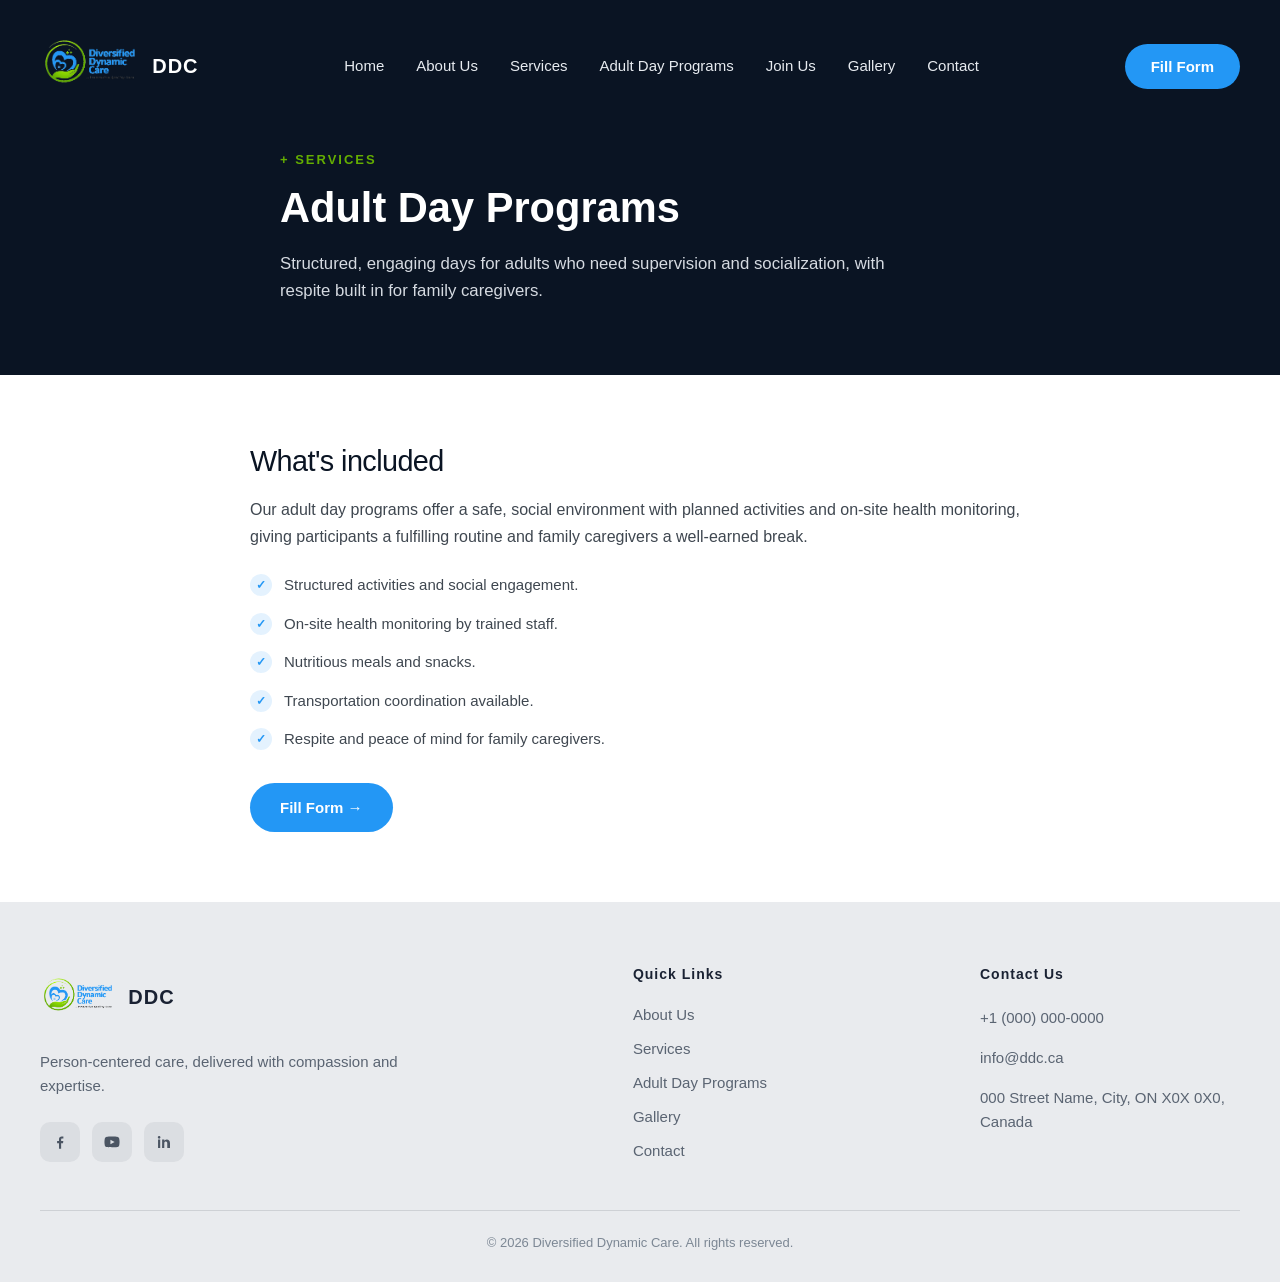
<file: pages/adult-day-programs.html>
<!doctype html>
<html lang="en">
  <head>
    <meta charset="UTF-8" />
    <meta name="viewport" content="width=device-width, initial-scale=1.0" />
    <title>Adult Day Programs | Diversified Dynamic Care</title>
    <link rel="stylesheet" href="../css/style.css" />
    <link rel="stylesheet" href="../css/adult-day-programs.css" />
  </head>
  <body>
    <header class="page-header">
      <nav class="navbar">
        <div class="logo">
          <img
            src="../images/DDC_transparent.png"
            alt="Diversified Dynamic Care logo"
          />
          <span class="logo-text">DDC</span>
        </div>
        <ul class="nav-links">
          <li><a href="../index.html">Home</a></li>
          <li><a href="AboutUs.html">About Us</a></li>
          <li><a href="#">Services</a></li>
          <li><a href="#">Adult Day Programs</a></li>
          <li><a href="#">Join Us</a></li>
          <li><a href="#">Gallery</a></li>
          <li><a href="#">Contact</a></li>
        </ul>
        <a href="#" class="btn btn-pill">Fill Form</a>
        <button class="nav-toggle" aria-label="Toggle navigation" aria-expanded="false">
          <span></span>
          <span></span>
          <span></span>
        </button>
      </nav>

      <div class="page-header-content">
        <p class="eyebrow">+ SERVICES</p>
        <h1>Adult Day Programs</h1>
        <p class="subtext">
          Structured, engaging days for adults who need supervision and
          socialization, with respite built in for family caregivers.
        </p>
      </div>
    </header>

    <main class="page-main">
      <div class="page-content">
        <h2>What's included</h2>
        <p>
          Our adult day programs offer a safe, social environment with
          planned activities and on-site health monitoring, giving
          participants a fulfilling routine and family caregivers a
          well-earned break.
        </p>

        <ul class="page-points">
          <li>
            <span class="check">✓</span> Structured activities and social
            engagement.
          </li>
          <li>
            <span class="check">✓</span> On-site health monitoring by trained
            staff.
          </li>
          <li>
            <span class="check">✓</span> Nutritious meals and snacks.
          </li>
          <li>
            <span class="check">✓</span> Transportation coordination
            available.
          </li>
          <li>
            <span class="check">✓</span> Respite and peace of mind for family
            caregivers.
          </li>
        </ul>

        <a href="#" class="btn btn-primary">Fill Form →</a>
      </div>
    </main>

    <footer class="site-footer">
      <div class="footer-main">
        <div class="footer-about">
          <div class="footer-logo">
            <img
              src="../images/DDC_transparent.png"
              alt="Diversified Dynamic Care logo"
            />
            <span class="footer-logo-text">DDC</span>
          </div>
          <p class="footer-tagline">
            Person-centered care, delivered with compassion and expertise.
          </p>

          <div class="footer-social">
            <a href="#" aria-label="Facebook">
              <svg viewBox="0 0 24 24" fill="currentColor" aria-hidden="true">
                <path
                  d="M13.5 21v-7.5h2.52l.38-2.93h-2.9V8.7c0-.85.24-1.43 1.46-1.43h1.55V4.65C16.2 4.58 15.32 4.5 14.29 4.5c-2.15 0-3.63 1.31-3.63 3.72v2.35H8.13v2.93h2.53V21h2.84z"
                />
              </svg>
            </a>
            <a href="#" aria-label="YouTube">
              <svg viewBox="0 0 24 24" fill="currentColor" aria-hidden="true">
                <path
                  d="M21.58 7.2a2.75 2.75 0 0 0-1.94-1.95C17.9 4.75 12 4.75 12 4.75s-5.9 0-7.64.5A2.75 2.75 0 0 0 2.42 7.2 28.7 28.7 0 0 0 1.92 12a28.7 28.7 0 0 0 .5 4.8 2.75 2.75 0 0 0 1.94 1.95c1.74.5 7.64.5 7.64.5s5.9 0 7.64-.5a2.75 2.75 0 0 0 1.94-1.95 28.7 28.7 0 0 0 .5-4.8 28.7 28.7 0 0 0-.5-4.8zM9.9 15.02V8.98L15.5 12l-5.6 3.02z"
                />
              </svg>
            </a>
            <a href="#" aria-label="LinkedIn">
              <svg viewBox="0 0 24 24" fill="currentColor" aria-hidden="true">
                <path
                  d="M6.94 8.5H4.06V20h2.88V8.5zM5.5 4c-.97 0-1.75.79-1.75 1.75s.78 1.75 1.75 1.75 1.75-.79 1.75-1.75S6.47 4 5.5 4zM20 20v-6.4c0-3.42-1.83-5.01-4.27-5.01-1.97 0-2.85 1.08-3.34 1.84V8.5H9.5c.04.82 0 11.5 0 11.5h2.89v-6.42c0-.34.02-.69.12-.93.27-.68.89-1.39 1.93-1.39 1.36 0 1.9.99 1.9 2.46V20H20z"
                />
              </svg>
            </a>
          </div>
        </div>

        <div class="footer-links">
          <h3>Quick Links</h3>
          <ul>
            <li><a href="AboutUs.html">About Us</a></li>
            <li><a href="#">Services</a></li>
            <li><a href="#">Adult Day Programs</a></li>
            <li><a href="#">Gallery</a></li>
            <li><a href="#">Contact</a></li>
          </ul>
        </div>

        <div class="footer-contact">
          <h3>Contact Us</h3>
          <p>+1 (000) 000-0000</p>
          <p>info@ddc.ca</p>
          <p>000 Street Name, City, ON X0X 0X0, Canada</p>
        </div>
      </div>

      <hr class="footer-divider" />

      <p class="footer-copyright">
        &copy; 2026 Diversified Dynamic Care. All rights reserved.
      </p>
    </footer>

    <script src="../js/main.js"></script>
  </body>
</html>
</file>
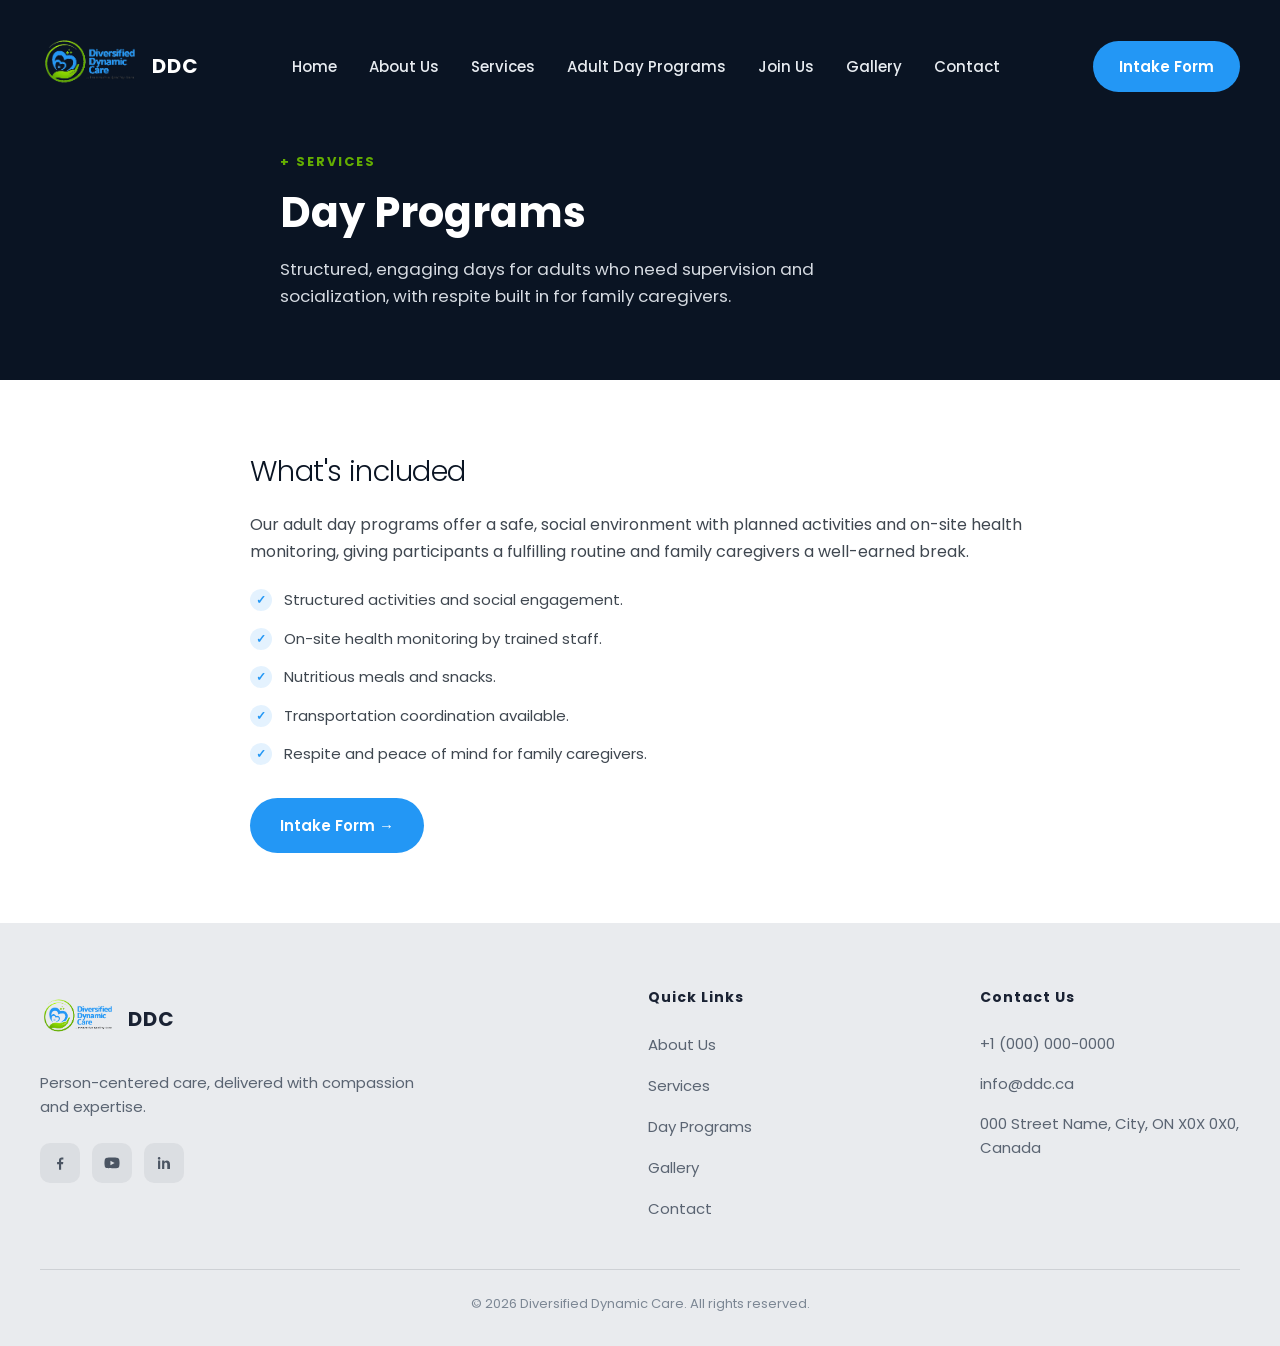
<file: pages/DayProgram.html>
<!doctype html>
<html lang="en">
  <head>
    <meta charset="UTF-8" />
    <meta name="viewport" content="width=device-width, initial-scale=1.0" />
    <title>Day Programs | Diversified Dynamic Care</title>
    <link rel="icon" type="image/png" href="../images/DDC_transparent.png" />
    <link rel="preconnect" href="https://fonts.googleapis.com" />
    <link rel="preconnect" href="https://fonts.gstatic.com" crossorigin />
    <link
      rel="stylesheet"
      href="https://fonts.googleapis.com/css2?family=Poppins:wght@300;400;500;600;700;800&display=swap"
    />
    <link rel="stylesheet" href="../css/style.css" />
    <link rel="stylesheet" href="../css/adult-day-programs.css" />
  </head>
  <body>
    <header class="page-header">
      <nav class="navbar">
        <a href="../index.html" class="logo">
          <img
            src="../images/DDC_transparent.png"
            alt="Diversified Dynamic Care logo"
          />
          <span class="logo-text">DDC</span>
        </a>
        <ul class="nav-links">
          <li><a href="../index.html">Home</a></li>
          <li><a href="AboutUs.html">About Us</a></li>
          <li><a href="#">Services</a></li>
          <li><a href="#">Adult Day Programs</a></li>
          <li><a href="#">Join Us</a></li>
          <li><a href="#">Gallery</a></li>
          <li><a href="#">Contact</a></li>
        </ul>
        <a href="IntakeForm.html" class="btn btn-pill">Intake Form</a>
        <button
          class="nav-toggle"
          aria-label="Toggle navigation"
          aria-expanded="false"
        >
          <span></span>
          <span></span>
          <span></span>
        </button>
      </nav>

      <div class="page-header-content">
        <p class="eyebrow">+ SERVICES</p>
        <h1>Day Programs</h1>
        <p class="subtext">
          Structured, engaging days for adults who need supervision and
          socialization, with respite built in for family caregivers.
        </p>
      </div>
    </header>

    <main class="page-main">
      <div class="page-content">
        <h2>What's included</h2>
        <p>
          Our adult day programs offer a safe, social environment with planned
          activities and on-site health monitoring, giving participants a
          fulfilling routine and family caregivers a well-earned break.
        </p>

        <ul class="page-points">
          <li>
            <span class="check">✓</span> Structured activities and social
            engagement.
          </li>
          <li>
            <span class="check">✓</span> On-site health monitoring by trained
            staff.
          </li>
          <li><span class="check">✓</span> Nutritious meals and snacks.</li>
          <li>
            <span class="check">✓</span> Transportation coordination available.
          </li>
          <li>
            <span class="check">✓</span> Respite and peace of mind for family
            caregivers.
          </li>
        </ul>

        <a href="IntakeForm.html" class="btn btn-primary">Intake Form →</a>
      </div>
    </main>

    <footer class="site-footer">
      <div class="footer-main">
        <div class="footer-about">
          <a href="../index.html" class="footer-logo">
            <img
              src="../images/DDC_transparent.png"
              alt="Diversified Dynamic Care logo"
            />
            <span class="footer-logo-text">DDC</span>
          </a>
          <p class="footer-tagline">
            Person-centered care, delivered with compassion and expertise.
          </p>

          <div class="footer-social">
            <a href="#" aria-label="Facebook">
              <svg viewBox="0 0 24 24" fill="currentColor" aria-hidden="true">
                <path
                  d="M13.5 21v-7.5h2.52l.38-2.93h-2.9V8.7c0-.85.24-1.43 1.46-1.43h1.55V4.65C16.2 4.58 15.32 4.5 14.29 4.5c-2.15 0-3.63 1.31-3.63 3.72v2.35H8.13v2.93h2.53V21h2.84z"
                />
              </svg>
            </a>
            <a href="#" aria-label="YouTube">
              <svg viewBox="0 0 24 24" fill="currentColor" aria-hidden="true">
                <path
                  d="M21.58 7.2a2.75 2.75 0 0 0-1.94-1.95C17.9 4.75 12 4.75 12 4.75s-5.9 0-7.64.5A2.75 2.75 0 0 0 2.42 7.2 28.7 28.7 0 0 0 1.92 12a28.7 28.7 0 0 0 .5 4.8 2.75 2.75 0 0 0 1.94 1.95c1.74.5 7.64.5 7.64.5s5.9 0 7.64-.5a2.75 2.75 0 0 0 1.94-1.95 28.7 28.7 0 0 0 .5-4.8 28.7 28.7 0 0 0-.5-4.8zM9.9 15.02V8.98L15.5 12l-5.6 3.02z"
                />
              </svg>
            </a>
            <a href="#" aria-label="LinkedIn">
              <svg viewBox="0 0 24 24" fill="currentColor" aria-hidden="true">
                <path
                  d="M6.94 8.5H4.06V20h2.88V8.5zM5.5 4c-.97 0-1.75.79-1.75 1.75s.78 1.75 1.75 1.75 1.75-.79 1.75-1.75S6.47 4 5.5 4zM20 20v-6.4c0-3.42-1.83-5.01-4.27-5.01-1.97 0-2.85 1.08-3.34 1.84V8.5H9.5c.04.82 0 11.5 0 11.5h2.89v-6.42c0-.34.02-.69.12-.93.27-.68.89-1.39 1.93-1.39 1.36 0 1.9.99 1.9 2.46V20H20z"
                />
              </svg>
            </a>
          </div>
        </div>

        <div class="footer-links">
          <h3>Quick Links</h3>
          <ul>
            <li><a href="AboutUs.html">About Us</a></li>
            <li><a href="#">Services</a></li>
            <li><a href="#">Day Programs</a></li>
            <li><a href="#">Gallery</a></li>
            <li><a href="#">Contact</a></li>
          </ul>
        </div>

        <div class="footer-contact">
          <h3>Contact Us</h3>
          <p>+1 (000) 000-0000</p>
          <p>info@ddc.ca</p>
          <p>000 Street Name, City, ON X0X 0X0, Canada</p>
        </div>
      </div>

      <hr class="footer-divider" />

      <p class="footer-copyright">
        &copy; 2026 Diversified Dynamic Care. All rights reserved.
      </p>
    </footer>

    <script src="../js/main.js"></script>
  </body>
</html>
</file>
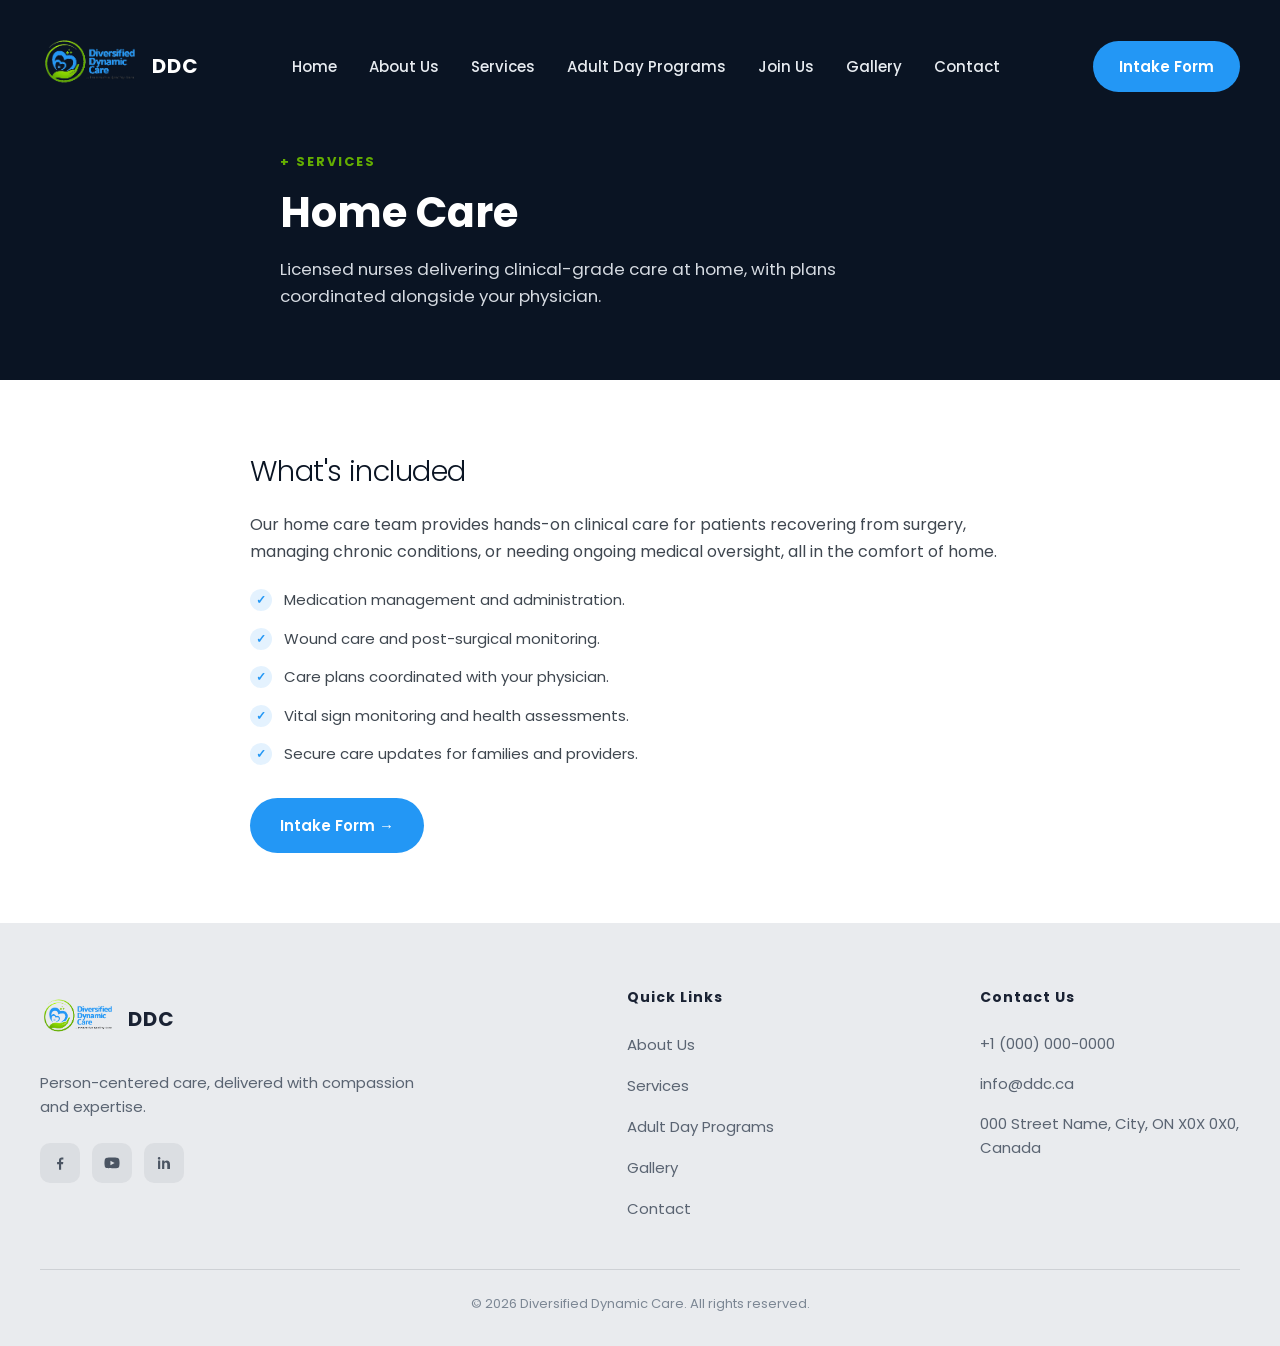
<file: pages/HomeCare.html>
<!doctype html>
<html lang="en">
  <head>
    <meta charset="UTF-8" />
    <meta name="viewport" content="width=device-width, initial-scale=1.0" />
    <title>Home Care | Diversified Dynamic Care</title>
    <link rel="icon" type="image/png" href="../images/DDC_transparent.png" />
    <link rel="preconnect" href="https://fonts.googleapis.com" />
    <link rel="preconnect" href="https://fonts.gstatic.com" crossorigin />
    <link
      rel="stylesheet"
      href="https://fonts.googleapis.com/css2?family=Poppins:wght@300;400;500;600;700;800&display=swap"
    />
    <link rel="stylesheet" href="../css/style.css" />
    <link rel="stylesheet" href="../css/homeCare.css" />
  </head>
  <body>
    <header class="page-header">
      <nav class="navbar">
        <a href="../index.html" class="logo">
          <img
            src="../images/DDC_transparent.png"
            alt="Diversified Dynamic Care logo"
          />
          <span class="logo-text">DDC</span>
        </a>
        <ul class="nav-links">
          <li><a href="../index.html">Home</a></li>
          <li><a href="AboutUs.html">About Us</a></li>
          <li><a href="#">Services</a></li>
          <li><a href="#">Adult Day Programs</a></li>
          <li><a href="#">Join Us</a></li>
          <li><a href="#">Gallery</a></li>
          <li><a href="#">Contact</a></li>
        </ul>
        <a href="IntakeForm.html" class="btn btn-pill">Intake Form</a>
        <button class="nav-toggle" aria-label="Toggle navigation" aria-expanded="false">
          <span></span>
          <span></span>
          <span></span>
        </button>
      </nav>

      <div class="page-header-content">
        <p class="eyebrow">+ SERVICES</p>
        <h1>Home Care</h1>
        <p class="subtext">
          Licensed nurses delivering clinical-grade care at home, with plans
          coordinated alongside your physician.
        </p>
      </div>
    </header>

    <main class="page-main">
      <div class="page-content">
        <h2>What's included</h2>
        <p>
          Our home care team provides hands-on clinical care for
          patients recovering from surgery, managing chronic conditions, or
          needing ongoing medical oversight, all in the comfort of home.
        </p>

        <ul class="page-points">
          <li>
            <span class="check">✓</span> Medication management and
            administration.
          </li>
          <li>
            <span class="check">✓</span> Wound care and post-surgical
            monitoring.
          </li>
          <li>
            <span class="check">✓</span> Care plans coordinated with your
            physician.
          </li>
          <li>
            <span class="check">✓</span> Vital sign monitoring and health
            assessments.
          </li>
          <li>
            <span class="check">✓</span> Secure care updates for families and
            providers.
          </li>
        </ul>

        <a href="IntakeForm.html" class="btn btn-primary">Intake Form →</a>
      </div>
    </main>

    <footer class="site-footer">
      <div class="footer-main">
        <div class="footer-about">
          <a href="../index.html" class="footer-logo">
            <img
              src="../images/DDC_transparent.png"
              alt="Diversified Dynamic Care logo"
            />
            <span class="footer-logo-text">DDC</span>
          </a>
          <p class="footer-tagline">
            Person-centered care, delivered with compassion and expertise.
          </p>

          <div class="footer-social">
            <a href="#" aria-label="Facebook">
              <svg viewBox="0 0 24 24" fill="currentColor" aria-hidden="true">
                <path
                  d="M13.5 21v-7.5h2.52l.38-2.93h-2.9V8.7c0-.85.24-1.43 1.46-1.43h1.55V4.65C16.2 4.58 15.32 4.5 14.29 4.5c-2.15 0-3.63 1.31-3.63 3.72v2.35H8.13v2.93h2.53V21h2.84z"
                />
              </svg>
            </a>
            <a href="#" aria-label="YouTube">
              <svg viewBox="0 0 24 24" fill="currentColor" aria-hidden="true">
                <path
                  d="M21.58 7.2a2.75 2.75 0 0 0-1.94-1.95C17.9 4.75 12 4.75 12 4.75s-5.9 0-7.64.5A2.75 2.75 0 0 0 2.42 7.2 28.7 28.7 0 0 0 1.92 12a28.7 28.7 0 0 0 .5 4.8 2.75 2.75 0 0 0 1.94 1.95c1.74.5 7.64.5 7.64.5s5.9 0 7.64-.5a2.75 2.75 0 0 0 1.94-1.95 28.7 28.7 0 0 0 .5-4.8 28.7 28.7 0 0 0-.5-4.8zM9.9 15.02V8.98L15.5 12l-5.6 3.02z"
                />
              </svg>
            </a>
            <a href="#" aria-label="LinkedIn">
              <svg viewBox="0 0 24 24" fill="currentColor" aria-hidden="true">
                <path
                  d="M6.94 8.5H4.06V20h2.88V8.5zM5.5 4c-.97 0-1.75.79-1.75 1.75s.78 1.75 1.75 1.75 1.75-.79 1.75-1.75S6.47 4 5.5 4zM20 20v-6.4c0-3.42-1.83-5.01-4.27-5.01-1.97 0-2.85 1.08-3.34 1.84V8.5H9.5c.04.82 0 11.5 0 11.5h2.89v-6.42c0-.34.02-.69.12-.93.27-.68.89-1.39 1.93-1.39 1.36 0 1.9.99 1.9 2.46V20H20z"
                />
              </svg>
            </a>
          </div>
        </div>

        <div class="footer-links">
          <h3>Quick Links</h3>
          <ul>
            <li><a href="AboutUs.html">About Us</a></li>
            <li><a href="#">Services</a></li>
            <li><a href="#">Adult Day Programs</a></li>
            <li><a href="#">Gallery</a></li>
            <li><a href="#">Contact</a></li>
          </ul>
        </div>

        <div class="footer-contact">
          <h3>Contact Us</h3>
          <p>+1 (000) 000-0000</p>
          <p>info@ddc.ca</p>
          <p>000 Street Name, City, ON X0X 0X0, Canada</p>
        </div>
      </div>

      <hr class="footer-divider" />

      <p class="footer-copyright">
        &copy; 2026 Diversified Dynamic Care. All rights reserved.
      </p>
    </footer>

    <script src="../js/main.js"></script>
  </body>
</html>
</file>
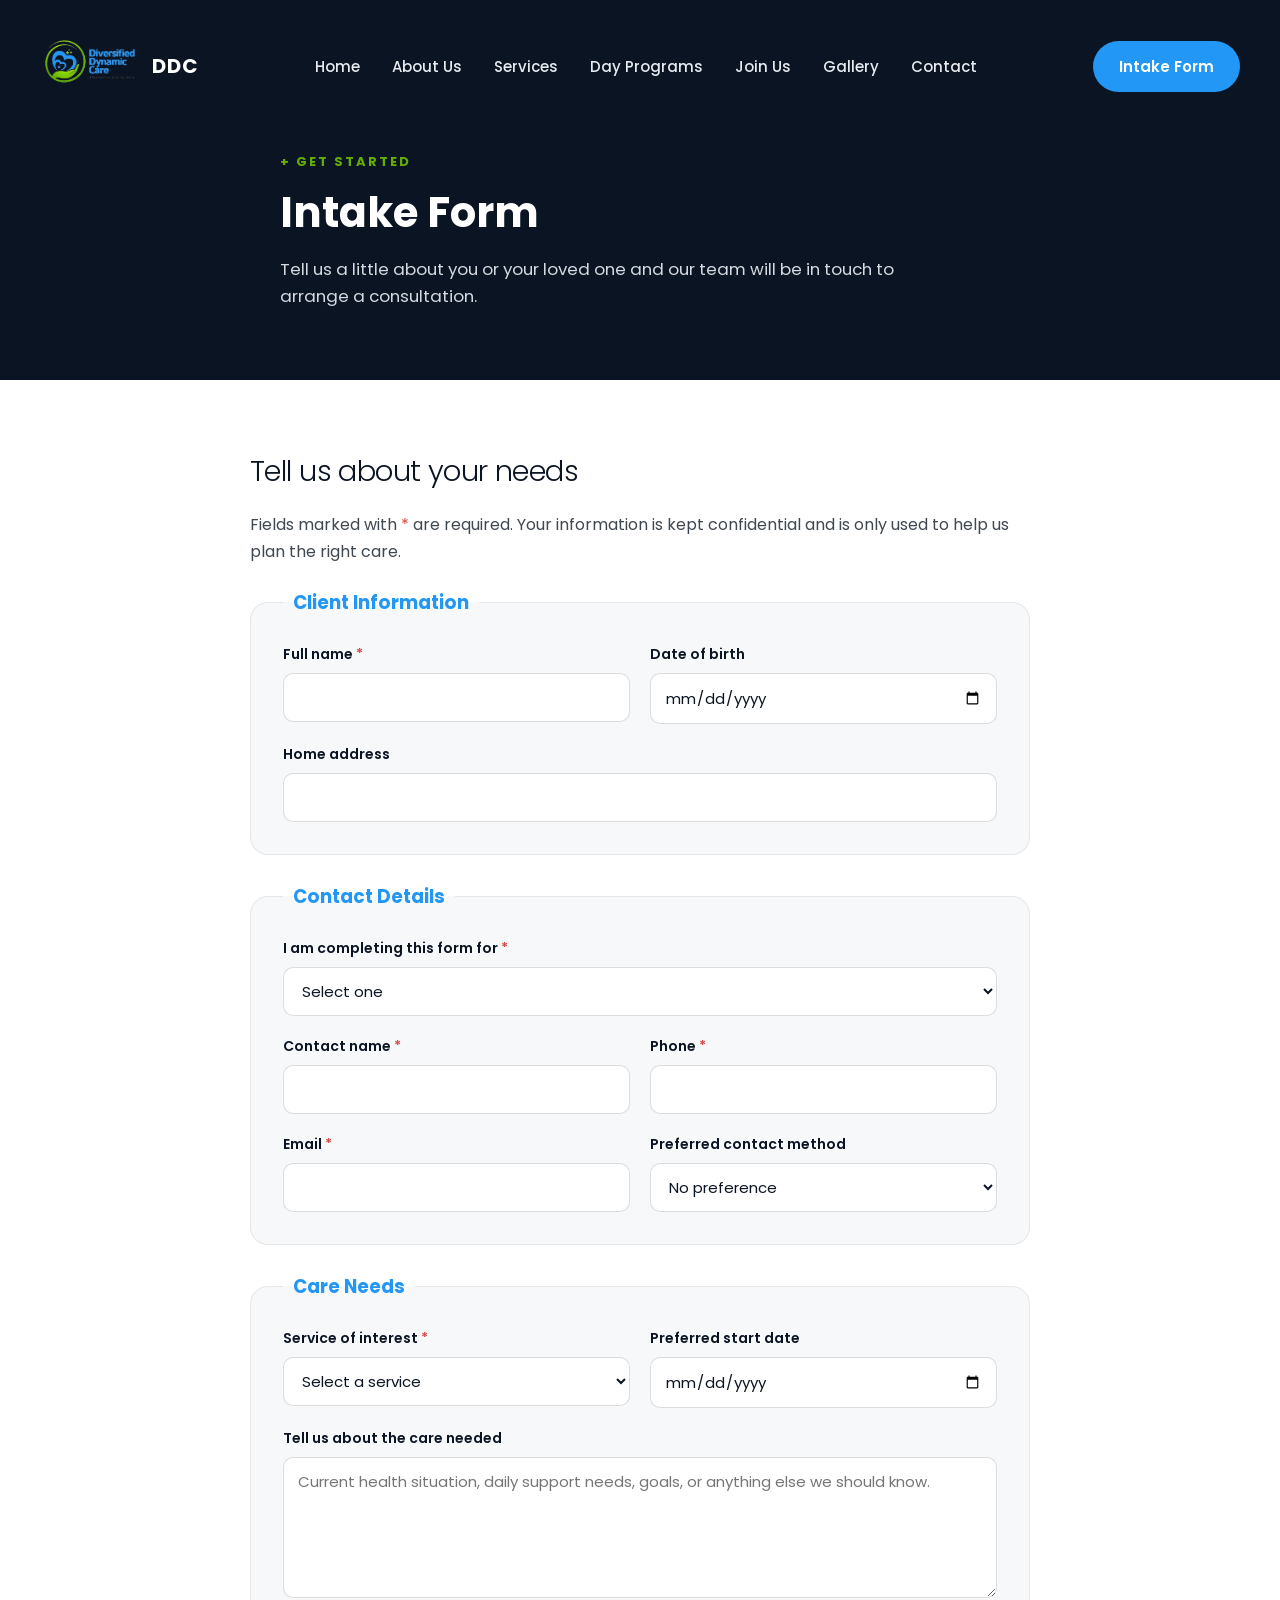
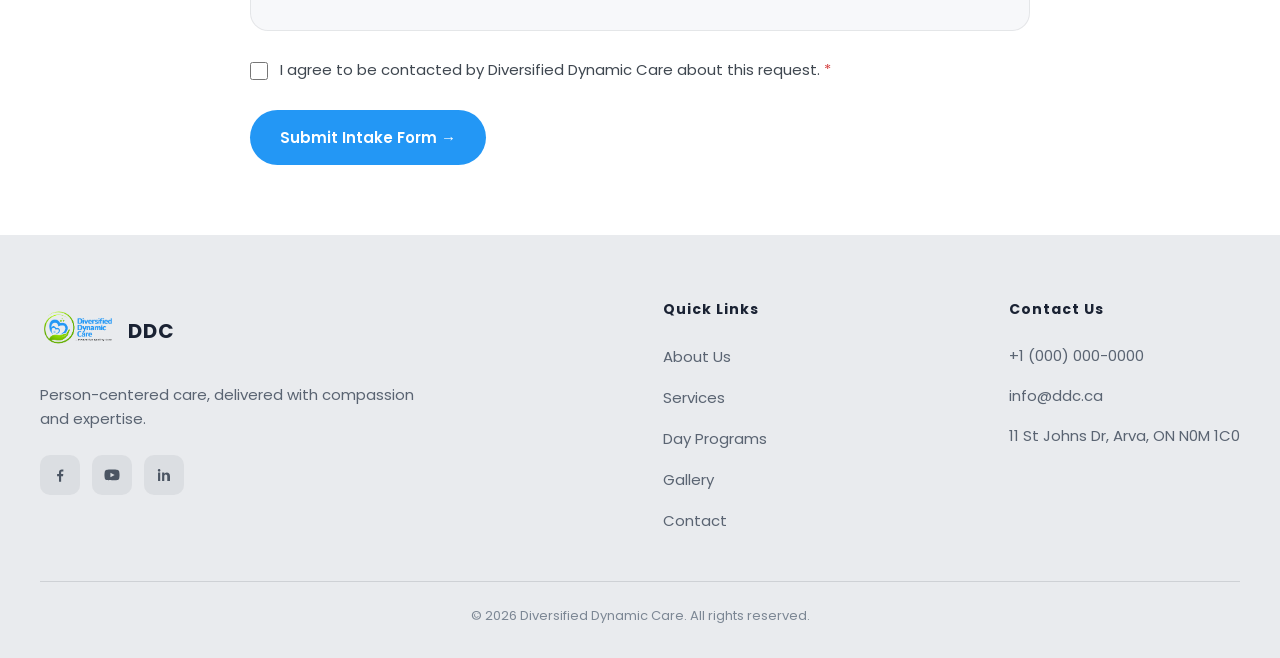
<file: pages/IntakeForm.html>
<!doctype html>
<html lang="en">
  <head>
    <meta charset="UTF-8" />
    <meta name="viewport" content="width=device-width, initial-scale=1.0" />
    <title>Intake Form | Diversified Dynamic Care</title>
    <link rel="icon" type="image/png" href="../images/DDC_transparent.png" />
    <link rel="preconnect" href="https://fonts.googleapis.com" />
    <link rel="preconnect" href="https://fonts.gstatic.com" crossorigin />
    <link
      rel="stylesheet"
      href="https://fonts.googleapis.com/css2?family=Poppins:wght@300;400;500;600;700;800&display=swap"
    />
    <link rel="stylesheet" href="../css/style.css" />
    <link rel="stylesheet" href="../css/adult-day-programs.css" />
    <link rel="stylesheet" href="../css/intake-form.css" />
  </head>
  <body>
    <header class="page-header">
      <nav class="navbar">
        <a href="../index.html" class="logo">
          <img
            src="../images/DDC_transparent.png"
            alt="Diversified Dynamic Care logo"
          />
          <span class="logo-text">DDC</span>
        </a>
        <ul class="nav-links">
          <li><a href="../index.html">Home</a></li>
          <li><a href="AboutUs.html">About Us</a></li>
          <li><a href="#">Services</a></li>
          <li><a href="DayProgram.html">Day Programs</a></li>
          <li><a href="#">Join Us</a></li>
          <li><a href="#">Gallery</a></li>
          <li><a href="#">Contact</a></li>
        </ul>
        <a href="IntakeForm.html" class="btn btn-pill">Intake Form</a>
        <button
          class="nav-toggle"
          aria-label="Toggle navigation"
          aria-expanded="false"
        >
          <span></span>
          <span></span>
          <span></span>
        </button>
      </nav>

      <div class="page-header-content">
        <p class="eyebrow">+ GET STARTED</p>
        <h1>Intake Form</h1>
        <p class="subtext">
          Tell us a little about you or your loved one and our team will be in
          touch to arrange a consultation.
        </p>
      </div>
    </header>

    <main class="page-main">
      <div class="page-content">
        <h2>Tell us about your needs</h2>
        <p>
          Fields marked with <span class="required-mark">*</span> are required.
          Your information is kept confidential and is only used to help us
          plan the right care.
        </p>

        <form class="intake-form" novalidate>
          <fieldset>
            <legend>Client Information</legend>
            <div class="form-row">
              <div class="form-field">
                <label for="client-name"
                  >Full name <span class="required-mark">*</span></label
                >
                <input
                  type="text"
                  id="client-name"
                  name="client-name"
                  autocomplete="name"
                  required
                />
              </div>
              <div class="form-field">
                <label for="client-dob">Date of birth</label>
                <input type="date" id="client-dob" name="client-dob" />
              </div>
            </div>
            <div class="form-field">
              <label for="client-address">Home address</label>
              <input
                type="text"
                id="client-address"
                name="client-address"
                autocomplete="street-address"
              />
            </div>
          </fieldset>
    
          <fieldset>
            <legend>Contact Details</legend>
            <div class="form-field">
              <label for="contact-relationship"
                >I am completing this form for
                <span class="required-mark">*</span></label
              >
              <select
                id="contact-relationship"
                name="contact-relationship"
                required
              >
                <option value="">Select one</option>
                <option>Myself</option>
                <option>A family member</option>
                <option>A client I support</option>
                <option>Other</option>
              </select>
            </div>
            <div class="form-row">
              <div class="form-field">
                <label for="contact-name"
                  >Contact name <span class="required-mark">*</span></label
                >
                <input
                  type="text"
                  id="contact-name"
                  name="contact-name"
                  autocomplete="name"
                  required
                />
              </div>
              <div class="form-field">
                <label for="contact-phone"
                  >Phone <span class="required-mark">*</span></label
                >
                <input
                  type="tel"
                  id="contact-phone"
                  name="contact-phone"
                  autocomplete="tel"
                  required
                />
              </div>
            </div>
            <div class="form-row">
              <div class="form-field">
                <label for="contact-email"
                  >Email <span class="required-mark">*</span></label
                >
                <input
                  type="email"
                  id="contact-email"
                  name="contact-email"
                  autocomplete="email"
                  required
                />
              </div>
              <div class="form-field">
                <label for="contact-method">Preferred contact method</label>
                <select id="contact-method" name="contact-method">
                  <option value="">No preference</option>
                  <option>Phone call</option>
                  <option>Email</option>
                  <option>Text message</option>
                </select>
              </div>
            </div>
          </fieldset>
    
          <fieldset>
            <legend>Care Needs</legend>
            <div class="form-row">
              <div class="form-field">
                <label for="service"
                  >Service of interest <span class="required-mark">*</span></label
                >
                <select id="service" name="service" required>
                  <option value="">Select a service</option>
                  <option>Home Care</option>
                  <option>Youth &amp; Developmental Services</option>
                  <option>Day Program</option>
                  <option>Respite Care</option>
                  <option>Residential Placement</option>
                  <option>Healthcare Staffing</option>
                  <option>Advanced Foot Care</option>
                  <option>Not sure yet</option>
                </select>
              </div>
              <div class="form-field">
                <label for="start-date">Preferred start date</label>
                <input type="date" id="start-date" name="start-date" />
              </div>
            </div>
            <div class="form-field">
              <label for="care-details">Tell us about the care needed</label>
              <textarea
                id="care-details"
                name="care-details"
                rows="5"
                placeholder="Current health situation, daily support needs, goals, or anything else we should know."
              ></textarea>
            </div>
          </fieldset>
    
          <label class="form-consent">
            <input type="checkbox" name="consent" required />
            <span>
              I agree to be contacted by Diversified Dynamic Care about this
              request. <span class="required-mark">*</span>
            </span>
          </label>
    
          <button type="submit" class="btn btn-primary">
            Submit Intake Form →
          </button>
    
          <p class="form-status" role="status" aria-live="polite" hidden></p>
        </form>
      </div>
    </main>

    <footer class="site-footer">
      <div class="footer-main">
        <div class="footer-about">
          <a href="../index.html" class="footer-logo">
            <img
              src="../images/DDC_transparent.png"
              alt="Diversified Dynamic Care logo"
            />
            <span class="footer-logo-text">DDC</span>
          </a>
          <p class="footer-tagline">
            Person-centered care, delivered with compassion and expertise.
          </p>

          <div class="footer-social">
            <a href="#" aria-label="Facebook">
              <svg viewBox="0 0 24 24" fill="currentColor" aria-hidden="true">
                <path
                  d="M13.5 21v-7.5h2.52l.38-2.93h-2.9V8.7c0-.85.24-1.43 1.46-1.43h1.55V4.65C16.2 4.58 15.32 4.5 14.29 4.5c-2.15 0-3.63 1.31-3.63 3.72v2.35H8.13v2.93h2.53V21h2.84z"
                />
              </svg>
            </a>
            <a href="#" aria-label="YouTube">
              <svg viewBox="0 0 24 24" fill="currentColor" aria-hidden="true">
                <path
                  d="M21.58 7.2a2.75 2.75 0 0 0-1.94-1.95C17.9 4.75 12 4.75 12 4.75s-5.9 0-7.64.5A2.75 2.75 0 0 0 2.42 7.2 28.7 28.7 0 0 0 1.92 12a28.7 28.7 0 0 0 .5 4.8 2.75 2.75 0 0 0 1.94 1.95c1.74.5 7.64.5 7.64.5s5.9 0 7.64-.5a2.75 2.75 0 0 0 1.94-1.95 28.7 28.7 0 0 0 .5-4.8 28.7 28.7 0 0 0-.5-4.8zM9.9 15.02V8.98L15.5 12l-5.6 3.02z"
                />
              </svg>
            </a>
            <a href="#" aria-label="LinkedIn">
              <svg viewBox="0 0 24 24" fill="currentColor" aria-hidden="true">
                <path
                  d="M6.94 8.5H4.06V20h2.88V8.5zM5.5 4c-.97 0-1.75.79-1.75 1.75s.78 1.75 1.75 1.75 1.75-.79 1.75-1.75S6.47 4 5.5 4zM20 20v-6.4c0-3.42-1.83-5.01-4.27-5.01-1.97 0-2.85 1.08-3.34 1.84V8.5H9.5c.04.82 0 11.5 0 11.5h2.89v-6.42c0-.34.02-.69.12-.93.27-.68.89-1.39 1.93-1.39 1.36 0 1.9.99 1.9 2.46V20H20z"
                />
              </svg>
            </a>
          </div>
        </div>

        <div class="footer-links">
          <h3>Quick Links</h3>
          <ul>
            <li><a href="AboutUs.html">About Us</a></li>
            <li><a href="#">Services</a></li>
            <li><a href="DayProgram.html">Day Programs</a></li>
            <li><a href="#">Gallery</a></li>
            <li><a href="#">Contact</a></li>
          </ul>
        </div>

        <div class="footer-contact">
          <h3>Contact Us</h3>
          <p>+1 (000) 000-0000</p>
          <p>info@ddc.ca</p>
          <p>11 St Johns Dr, Arva, ON N0M 1C0</p>
        </div>
      </div>

      <hr class="footer-divider" />

      <p class="footer-copyright">
        &copy; 2026 Diversified Dynamic Care. All rights reserved.
      </p>
    </footer>

    <script src="../js/main.js"></script>
  </body>
</html>
</file>
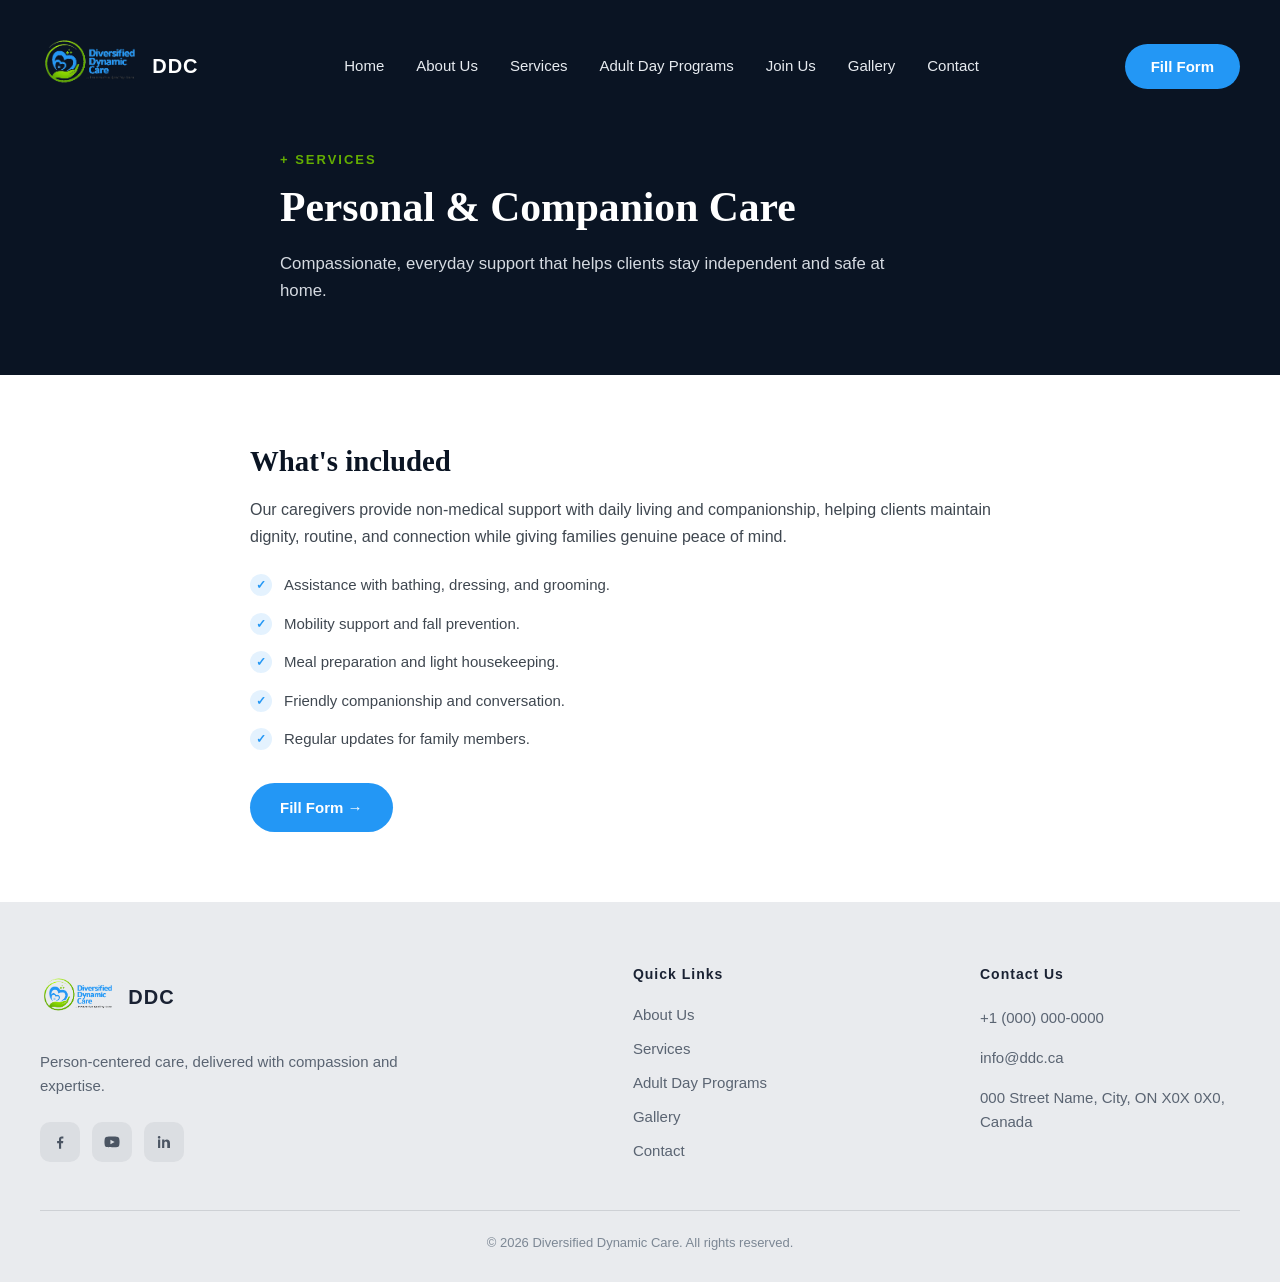
<file: pages/personal-companion-care.html>
<!doctype html>
<html lang="en">
  <head>
    <meta charset="UTF-8" />
    <meta name="viewport" content="width=device-width, initial-scale=1.0" />
    <title>Personal &amp; Companion Care | Diversified Dynamic Care</title>
    <link rel="stylesheet" href="../css/style.css" />
    <link rel="stylesheet" href="../css/personal-companion.css" />
  </head>
  <body>
    <header class="page-header">
      <nav class="navbar">
        <div class="logo">
          <img
            src="../images/DDC_transparent.png"
            alt="Diversified Dynamic Care logo"
          />
          <span class="logo-text">DDC</span>
        </div>
        <ul class="nav-links">
          <li><a href="../index.html">Home</a></li>
          <li><a href="#">About Us</a></li>
          <li><a href="#">Services</a></li>
          <li><a href="#">Adult Day Programs</a></li>
          <li><a href="#">Join Us</a></li>
          <li><a href="#">Gallery</a></li>
          <li><a href="#">Contact</a></li>
        </ul>
        <a href="#" class="btn btn-pill">Fill Form</a>
        <button class="nav-toggle" aria-label="Toggle navigation" aria-expanded="false">
          <span></span>
          <span></span>
          <span></span>
        </button>
      </nav>

      <div class="page-header-content">
        <p class="eyebrow">+ SERVICES</p>
        <h1>Personal &amp; Companion Care</h1>
        <p class="subtext">
          Compassionate, everyday support that helps clients stay independent
          and safe at home.
        </p>
      </div>
    </header>

    <main class="page-main">
      <div class="page-content">
        <h2>What's included</h2>
        <p>
          Our caregivers provide non-medical support with daily living and
          companionship, helping clients maintain dignity, routine, and
          connection while giving families genuine peace of mind.
        </p>

        <ul class="page-points">
          <li>
            <span class="check">✓</span> Assistance with bathing, dressing,
            and grooming.
          </li>
          <li>
            <span class="check">✓</span> Mobility support and fall
            prevention.
          </li>
          <li>
            <span class="check">✓</span> Meal preparation and light
            housekeeping.
          </li>
          <li>
            <span class="check">✓</span> Friendly companionship and
            conversation.
          </li>
          <li>
            <span class="check">✓</span> Regular updates for family members.
          </li>
        </ul>

        <a href="#" class="btn btn-primary">Fill Form →</a>
      </div>
    </main>

    <footer class="site-footer">
      <div class="footer-main">
        <div class="footer-about">
          <div class="footer-logo">
            <img
              src="../images/DDC_transparent.png"
              alt="Diversified Dynamic Care logo"
            />
            <span class="footer-logo-text">DDC</span>
          </div>
          <p class="footer-tagline">
            Person-centered care, delivered with compassion and expertise.
          </p>

          <div class="footer-social">
            <a href="#" aria-label="Facebook">
              <svg viewBox="0 0 24 24" fill="currentColor" aria-hidden="true">
                <path
                  d="M13.5 21v-7.5h2.52l.38-2.93h-2.9V8.7c0-.85.24-1.43 1.46-1.43h1.55V4.65C16.2 4.58 15.32 4.5 14.29 4.5c-2.15 0-3.63 1.31-3.63 3.72v2.35H8.13v2.93h2.53V21h2.84z"
                />
              </svg>
            </a>
            <a href="#" aria-label="YouTube">
              <svg viewBox="0 0 24 24" fill="currentColor" aria-hidden="true">
                <path
                  d="M21.58 7.2a2.75 2.75 0 0 0-1.94-1.95C17.9 4.75 12 4.75 12 4.75s-5.9 0-7.64.5A2.75 2.75 0 0 0 2.42 7.2 28.7 28.7 0 0 0 1.92 12a28.7 28.7 0 0 0 .5 4.8 2.75 2.75 0 0 0 1.94 1.95c1.74.5 7.64.5 7.64.5s5.9 0 7.64-.5a2.75 2.75 0 0 0 1.94-1.95 28.7 28.7 0 0 0 .5-4.8 28.7 28.7 0 0 0-.5-4.8zM9.9 15.02V8.98L15.5 12l-5.6 3.02z"
                />
              </svg>
            </a>
            <a href="#" aria-label="LinkedIn">
              <svg viewBox="0 0 24 24" fill="currentColor" aria-hidden="true">
                <path
                  d="M6.94 8.5H4.06V20h2.88V8.5zM5.5 4c-.97 0-1.75.79-1.75 1.75s.78 1.75 1.75 1.75 1.75-.79 1.75-1.75S6.47 4 5.5 4zM20 20v-6.4c0-3.42-1.83-5.01-4.27-5.01-1.97 0-2.85 1.08-3.34 1.84V8.5H9.5c.04.82 0 11.5 0 11.5h2.89v-6.42c0-.34.02-.69.12-.93.27-.68.89-1.39 1.93-1.39 1.36 0 1.9.99 1.9 2.46V20H20z"
                />
              </svg>
            </a>
          </div>
        </div>

        <div class="footer-links">
          <h3>Quick Links</h3>
          <ul>
            <li><a href="#">About Us</a></li>
            <li><a href="#">Services</a></li>
            <li><a href="#">Adult Day Programs</a></li>
            <li><a href="#">Gallery</a></li>
            <li><a href="#">Contact</a></li>
          </ul>
        </div>

        <div class="footer-contact">
          <h3>Contact Us</h3>
          <p>+1 (000) 000-0000</p>
          <p>info@ddc.ca</p>
          <p>000 Street Name, City, ON X0X 0X0, Canada</p>
        </div>
      </div>

      <hr class="footer-divider" />

      <p class="footer-copyright">
        &copy; 2026 Diversified Dynamic Care. All rights reserved.
      </p>
    </footer>

    <script src="../js/main.js"></script>
  </body>
</html>
</file>
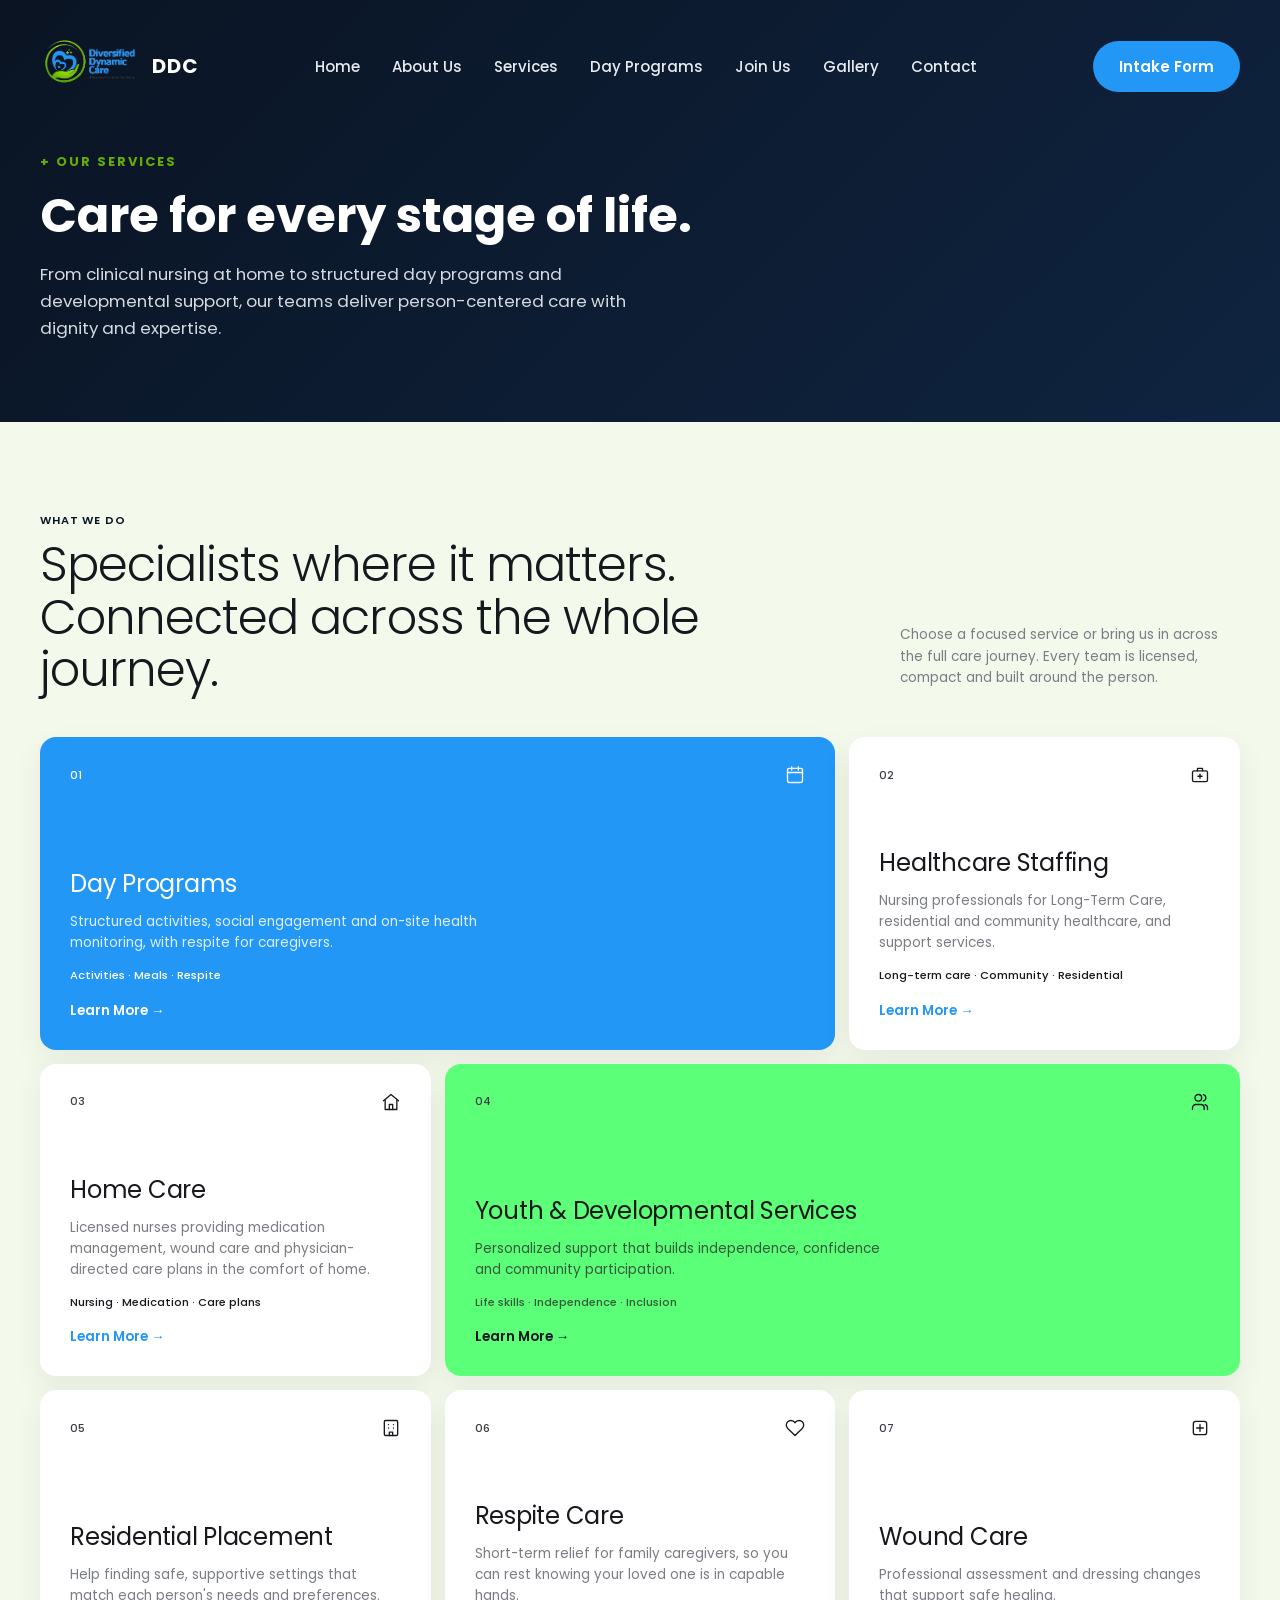
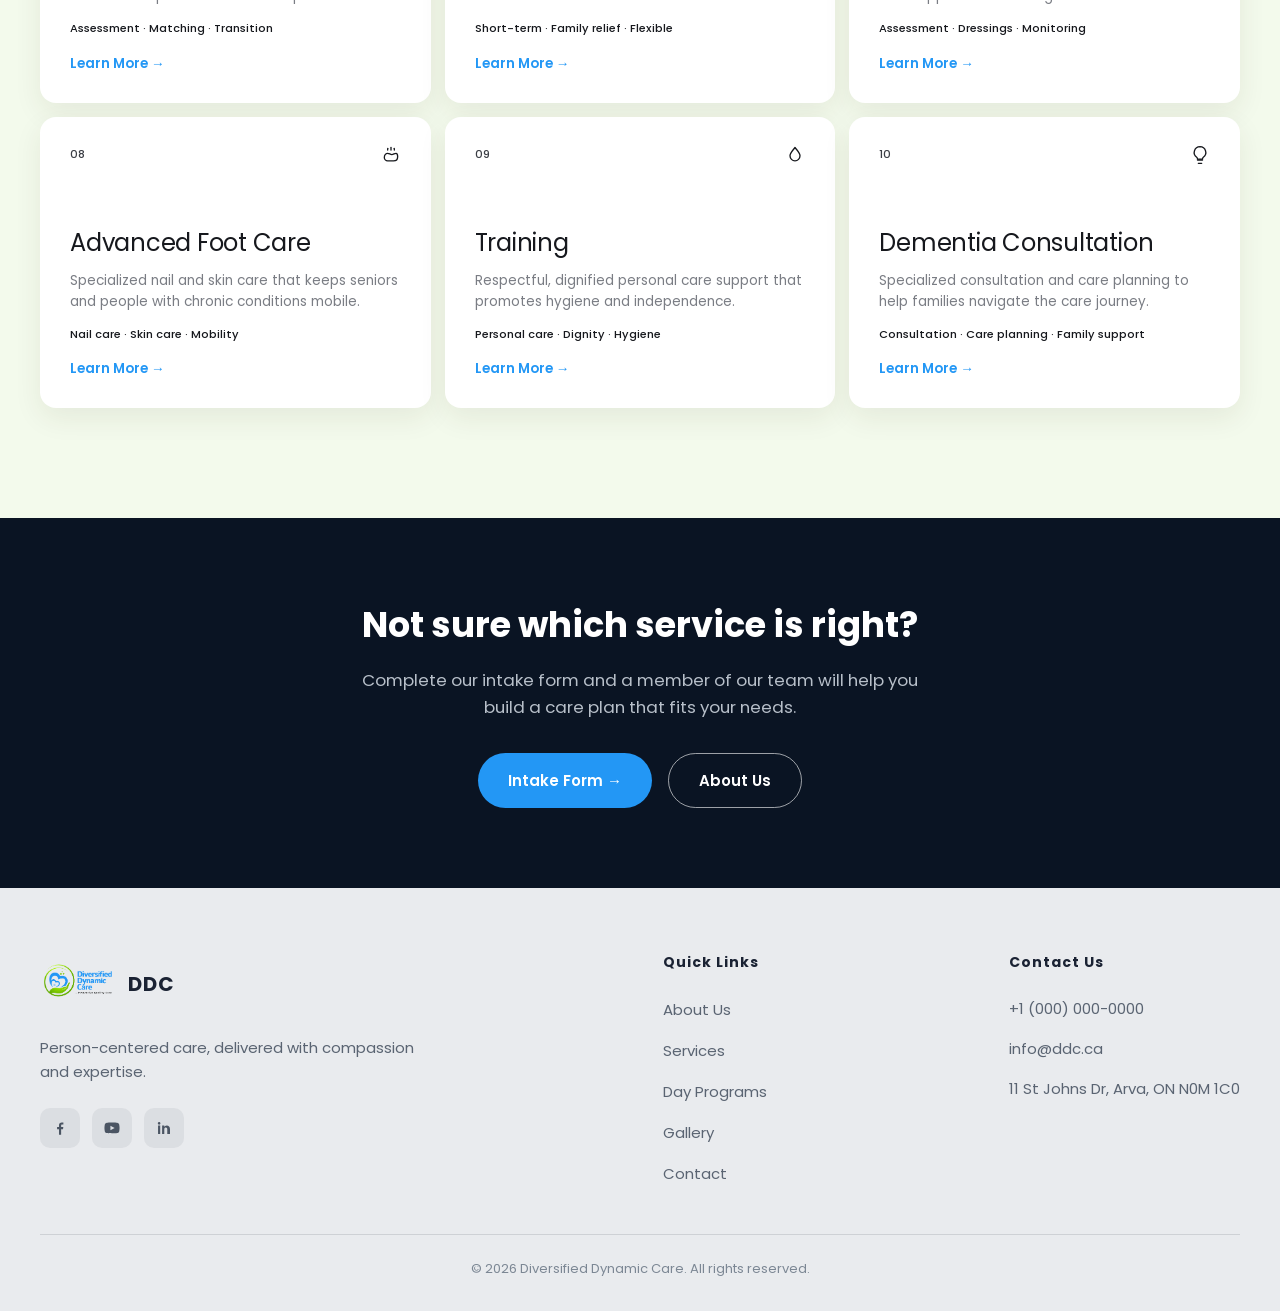
<file: pages/Services.html>
<!doctype html>
<html lang="en">
  <head>
    <meta charset="UTF-8" />
    <meta name="viewport" content="width=device-width, initial-scale=1.0" />
    <title>Services | Diversified Dynamic Care</title>
    <link rel="icon" type="image/png" href="../images/DDC_transparent.png" />
    <link rel="preconnect" href="https://fonts.googleapis.com" />
    <link rel="preconnect" href="https://fonts.gstatic.com" crossorigin />
    <link
      rel="stylesheet"
      href="https://fonts.googleapis.com/css2?family=Poppins:wght@300;400;500;600;700;800&display=swap"
    />
    <link rel="stylesheet" href="../css/style.css" />
    <link rel="stylesheet" href="../css/services.css" />
  </head>
  <body>
    <header class="page-header">
      <nav class="navbar">
        <a href="../index.html" class="logo">
          <img
            src="../images/DDC_transparent.png"
            alt="Diversified Dynamic Care logo"
          />
          <span class="logo-text">DDC</span>
        </a>
        <ul class="nav-links">
          <li><a href="../index.html">Home</a></li>
          <li><a href="AboutUs.html">About Us</a></li>
          <li><a href="Services.html">Services</a></li>
          <li><a href="DayProgram.html">Day Programs</a></li>
          <li><a href="#">Join Us</a></li>
          <li><a href="#">Gallery</a></li>
          <li><a href="#">Contact</a></li>
        </ul>
        <a href="IntakeForm.html" class="btn btn-pill">Intake Form</a>
        <button
          class="nav-toggle"
          aria-label="Toggle navigation"
          aria-expanded="false"
        >
          <span></span>
          <span></span>
          <span></span>
        </button>
      </nav>

      <div class="page-header-content">
        <p class="eyebrow">+ OUR SERVICES</p>
        <h1>Care for every stage of life.</h1>
        <p class="subtext">
          From clinical nursing at home to structured day programs and
          developmental support, our teams deliver person-centered care with
          dignity and expertise.
        </p>
      </div>
    </header>

    <main>
      <section class="services-bento" id="what-we-do">
        <div class="services-bento-inner">
          <div class="services-bento-header">
            <div>
              <p class="bento-eyebrow">WHAT WE DO</p>
              <h2>
                Specialists where it matters. Connected across the whole
                journey.
              </h2>
            </div>
            <p class="services-bento-intro">
              Choose a focused service or bring us in across the full care
              journey. Every team is licensed, compact and built around the
              person.
            </p>
          </div>

          <div class="bento-grid">
            <article class="bento-card bento-card--8 bento-card--featured">
              <div class="bento-card-top">
                <span class="bento-num">01</span>
                <svg class="bento-icon" viewBox="0 0 24 24" fill="none" stroke="currentColor" stroke-width="1.6" stroke-linecap="round" stroke-linejoin="round" aria-hidden="true"><rect x="3" y="4" width="18" height="17" rx="2" /><path d="M3 9h18" /><path d="M8 2v4" /><path d="M16 2v4" /></svg>
              </div>
              <div class="bento-card-body">
                <h3>Day Programs</h3>
                <p>Structured activities, social engagement and on-site health monitoring, with respite for caregivers.</p>
                <p class="bento-tags">Activities · Meals · Respite</p>
                <a href="DayProgram.html" class="bento-more">Learn More →</a>
              </div>
            </article>

            <article class="bento-card bento-card--4">
              <div class="bento-card-top">
                <span class="bento-num">02</span>
                <svg class="bento-icon" viewBox="0 0 24 24" fill="none" stroke="currentColor" stroke-width="1.6" stroke-linecap="round" stroke-linejoin="round" aria-hidden="true"><rect x="3" y="7" width="18" height="13" rx="2" /><path d="M9 7V4h6v3" /><path d="M12 11v5" /><path d="M9.5 13.5h5" /></svg>
              </div>
              <div class="bento-card-body">
                <h3>Healthcare Staffing</h3>
                <p>Nursing professionals for Long-Term Care, residential and community healthcare, and support services.</p>
                <p class="bento-tags">Long-term care · Community · Residential</p>
                <a href="#" class="bento-more">Learn More →</a>
              </div>
            </article>

            <article class="bento-card bento-card--4">
              <div class="bento-card-top">
                <span class="bento-num">03</span>
                <svg class="bento-icon" viewBox="0 0 24 24" fill="none" stroke="currentColor" stroke-width="1.6" stroke-linecap="round" stroke-linejoin="round" aria-hidden="true"><path d="M3 10.5 12 3l9 7.5" /><path d="M5 9.5V21h14V9.5" /><path d="M10 21v-6h4v6" /></svg>
              </div>
              <div class="bento-card-body">
                <h3>Home Care</h3>
                <p>Licensed nurses providing medication management, wound care and physician-directed care plans in the comfort of home.</p>
                <p class="bento-tags">Nursing · Medication · Care plans</p>
                <a href="HomeCare.html" class="bento-more">Learn More →</a>
              </div>
            </article>

            <article class="bento-card bento-card--8 bento-card--green">
              <div class="bento-card-top">
                <span class="bento-num">04</span>
                <svg class="bento-icon" viewBox="0 0 24 24" fill="none" stroke="currentColor" stroke-width="1.6" stroke-linecap="round" stroke-linejoin="round" aria-hidden="true"><path d="M17 21v-2a4 4 0 0 0-4-4H7a4 4 0 0 0-4 4v2" /><circle cx="10" cy="7" r="4" /><path d="M21 21v-2a4 4 0 0 0-3-3.87" /><path d="M16 3.13a4 4 0 0 1 0 7.75" /></svg>
              </div>
              <div class="bento-card-body">
                <h3>Youth &amp; Developmental Services</h3>
                <p>Personalized support that builds independence, confidence and community participation.</p>
                <p class="bento-tags">Life skills · Independence · Inclusion</p>
                <a href="YouthCare.html" class="bento-more">Learn More →</a>
              </div>
            </article>

            <article class="bento-card bento-card--4">
              <div class="bento-card-top">
                <span class="bento-num">05</span>
                <svg class="bento-icon" viewBox="0 0 24 24" fill="none" stroke="currentColor" stroke-width="1.6" stroke-linecap="round" stroke-linejoin="round" aria-hidden="true"><rect x="4" y="3" width="16" height="18" rx="1.5" /><path d="M9 8h.01M15 8h.01M9 12h.01M15 12h.01" /><path d="M10 21v-4h4v4" /></svg>
              </div>
              <div class="bento-card-body">
                <h3>Residential Placement</h3>
                <p>Help finding safe, supportive settings that match each person's needs and preferences.</p>
                <p class="bento-tags">Assessment · Matching · Transition</p>
                <a href="#" class="bento-more">Learn More →</a>
              </div>
            </article>

            <article class="bento-card bento-card--4">
              <div class="bento-card-top">
                <span class="bento-num">06</span>
                <svg class="bento-icon" viewBox="0 0 24 24" fill="none" stroke="currentColor" stroke-width="1.6" stroke-linecap="round" stroke-linejoin="round" aria-hidden="true"><path d="M20.8 4.6a5.5 5.5 0 0 0-7.8 0L12 5.7l-1-1.1a5.5 5.5 0 0 0-7.8 7.8l1 1.1L12 21l7.8-7.5 1-1.1a5.5 5.5 0 0 0 0-7.8z" /></svg>
              </div>
              <div class="bento-card-body">
                <h3>Respite Care</h3>
                <p>Short-term relief for family caregivers, so you can rest knowing your loved one is in capable hands.</p>
                <p class="bento-tags">Short-term · Family relief · Flexible</p>
                <a href="#" class="bento-more">Learn More →</a>
              </div>
            </article>

            <article class="bento-card bento-card--4">
              <div class="bento-card-top">
                <span class="bento-num">07</span>
                <svg class="bento-icon" viewBox="0 0 24 24" fill="none" stroke="currentColor" stroke-width="1.6" stroke-linecap="round" stroke-linejoin="round" aria-hidden="true"><rect x="4" y="4" width="16" height="16" rx="3" /><path d="M12 8v8" /><path d="M8 12h8" /></svg>
              </div>
              <div class="bento-card-body">
                <h3>Wound Care</h3>
                <p>Professional assessment and dressing changes that support safe healing.</p>
                <p class="bento-tags">Assessment · Dressings · Monitoring</p>
                <a href="#" class="bento-more">Learn More →</a>
              </div>
            </article>

            <article class="bento-card bento-card--4">
              <div class="bento-card-top">
                <span class="bento-num">08</span>
                <svg class="bento-icon" viewBox="0 0 24 24" fill="none" stroke="currentColor" stroke-width="1.6" stroke-linecap="round" stroke-linejoin="round" aria-hidden="true"><path d="M4 15c0-3 2-5 4-5s3 1.5 5 1.5 3-1.5 5-1.5 2 2 2 4c0 3-2 5-5 5H8c-2.2 0-4-1.8-4-4z" /><path d="M8 6V4" /><path d="M12 6V3" /><path d="M16 6V4" /></svg>
              </div>
              <div class="bento-card-body">
                <h3>Advanced Foot Care</h3>
                <p>Specialized nail and skin care that keeps seniors and people with chronic conditions mobile.</p>
                <p class="bento-tags">Nail care · Skin care · Mobility</p>
                <a href="#" class="bento-more">Learn More →</a>
              </div>
            </article>

            <article class="bento-card bento-card--4">
              <div class="bento-card-top">
                <span class="bento-num">09</span>
                <svg class="bento-icon" viewBox="0 0 24 24" fill="none" stroke="currentColor" stroke-width="1.6" stroke-linecap="round" stroke-linejoin="round" aria-hidden="true"><path d="M12 3c3 4 6 6.5 6 10a6 6 0 0 1-12 0c0-3.5 3-6 6-10z" /></svg>
              </div>
              <div class="bento-card-body">
                <h3>Training</h3>
                <p>Respectful, dignified personal care support that promotes hygiene and independence.</p>
                <p class="bento-tags">Personal care · Dignity · Hygiene</p>
                <a href="#" class="bento-more">Learn More →</a>
              </div>
            </article>

            <article class="bento-card bento-card--4">
              <div class="bento-card-top">
                <span class="bento-num">10</span>
                <svg class="bento-icon" viewBox="0 0 24 24" fill="none" stroke="currentColor" stroke-width="1.6" stroke-linecap="round" stroke-linejoin="round" aria-hidden="true"><path d="M9 18h6" /><path d="M10 22h4" /><path d="M12 2a7 7 0 0 0-4 12.7c.6.5 1 1.2 1 2V17h6v-.3c0-.8.4-1.5 1-2A7 7 0 0 0 12 2z" /></svg>
              </div>
              <div class="bento-card-body">
                <h3>Dementia Consultation</h3>
                <p>Specialized consultation and care planning to help families navigate the care journey.</p>
                <p class="bento-tags">Consultation · Care planning · Family support</p>
                <a href="#" class="bento-more">Learn More →</a>
              </div>
            </article>
          </div>
        </div>
      </section>

      <section class="services-cta">
        <h2>Not sure which service is right?</h2>
        <p>
          Complete our intake form and a member of our team will help you build
          a care plan that fits your needs.
        </p>
        <div class="services-cta-actions">
          <a href="IntakeForm.html" class="btn btn-primary">Intake Form →</a>
          <a href="AboutUs.html" class="btn btn-outline">About Us</a>
        </div>
      </section>
    </main>

    <footer class="site-footer">
      <div class="footer-main">
        <div class="footer-about">
          <a href="../index.html" class="footer-logo">
            <img
              src="../images/DDC_transparent.png"
              alt="Diversified Dynamic Care logo"
            />
            <span class="footer-logo-text">DDC</span>
          </a>
          <p class="footer-tagline">
            Person-centered care, delivered with compassion and expertise.
          </p>

          <div class="footer-social">
            <a href="#" aria-label="Facebook">
              <svg viewBox="0 0 24 24" fill="currentColor" aria-hidden="true">
                <path
                  d="M13.5 21v-7.5h2.52l.38-2.93h-2.9V8.7c0-.85.24-1.43 1.46-1.43h1.55V4.65C16.2 4.58 15.32 4.5 14.29 4.5c-2.15 0-3.63 1.31-3.63 3.72v2.35H8.13v2.93h2.53V21h2.84z"
                />
              </svg>
            </a>
            <a href="#" aria-label="YouTube">
              <svg viewBox="0 0 24 24" fill="currentColor" aria-hidden="true">
                <path
                  d="M21.58 7.2a2.75 2.75 0 0 0-1.94-1.95C17.9 4.75 12 4.75 12 4.75s-5.9 0-7.64.5A2.75 2.75 0 0 0 2.42 7.2 28.7 28.7 0 0 0 1.92 12a28.7 28.7 0 0 0 .5 4.8 2.75 2.75 0 0 0 1.94 1.95c1.74.5 7.64.5 7.64.5s5.9 0 7.64-.5a2.75 2.75 0 0 0 1.94-1.95 28.7 28.7 0 0 0 .5-4.8 28.7 28.7 0 0 0-.5-4.8zM9.9 15.02V8.98L15.5 12l-5.6 3.02z"
                />
              </svg>
            </a>
            <a href="#" aria-label="LinkedIn">
              <svg viewBox="0 0 24 24" fill="currentColor" aria-hidden="true">
                <path
                  d="M6.94 8.5H4.06V20h2.88V8.5zM5.5 4c-.97 0-1.75.79-1.75 1.75s.78 1.75 1.75 1.75 1.75-.79 1.75-1.75S6.47 4 5.5 4zM20 20v-6.4c0-3.42-1.83-5.01-4.27-5.01-1.97 0-2.85 1.08-3.34 1.84V8.5H9.5c.04.82 0 11.5 0 11.5h2.89v-6.42c0-.34.02-.69.12-.93.27-.68.89-1.39 1.93-1.39 1.36 0 1.9.99 1.9 2.46V20H20z"
                />
              </svg>
            </a>
          </div>
        </div>

        <div class="footer-links">
          <h3>Quick Links</h3>
          <ul>
            <li><a href="AboutUs.html">About Us</a></li>
            <li><a href="Services.html">Services</a></li>
            <li><a href="DayProgram.html">Day Programs</a></li>
            <li><a href="#">Gallery</a></li>
            <li><a href="#">Contact</a></li>
          </ul>
        </div>

        <div class="footer-contact">
          <h3>Contact Us</h3>
          <p>+1 (000) 000-0000</p>
          <p>info@ddc.ca</p>
          <p>11 St Johns Dr, Arva, ON N0M 1C0</p>
        </div>
      </div>

      <hr class="footer-divider" />

      <p class="footer-copyright">
        &copy; 2026 Diversified Dynamic Care. All rights reserved.
      </p>
    </footer>

    <script src="../js/main.js"></script>
  </body>
</html>
</file>
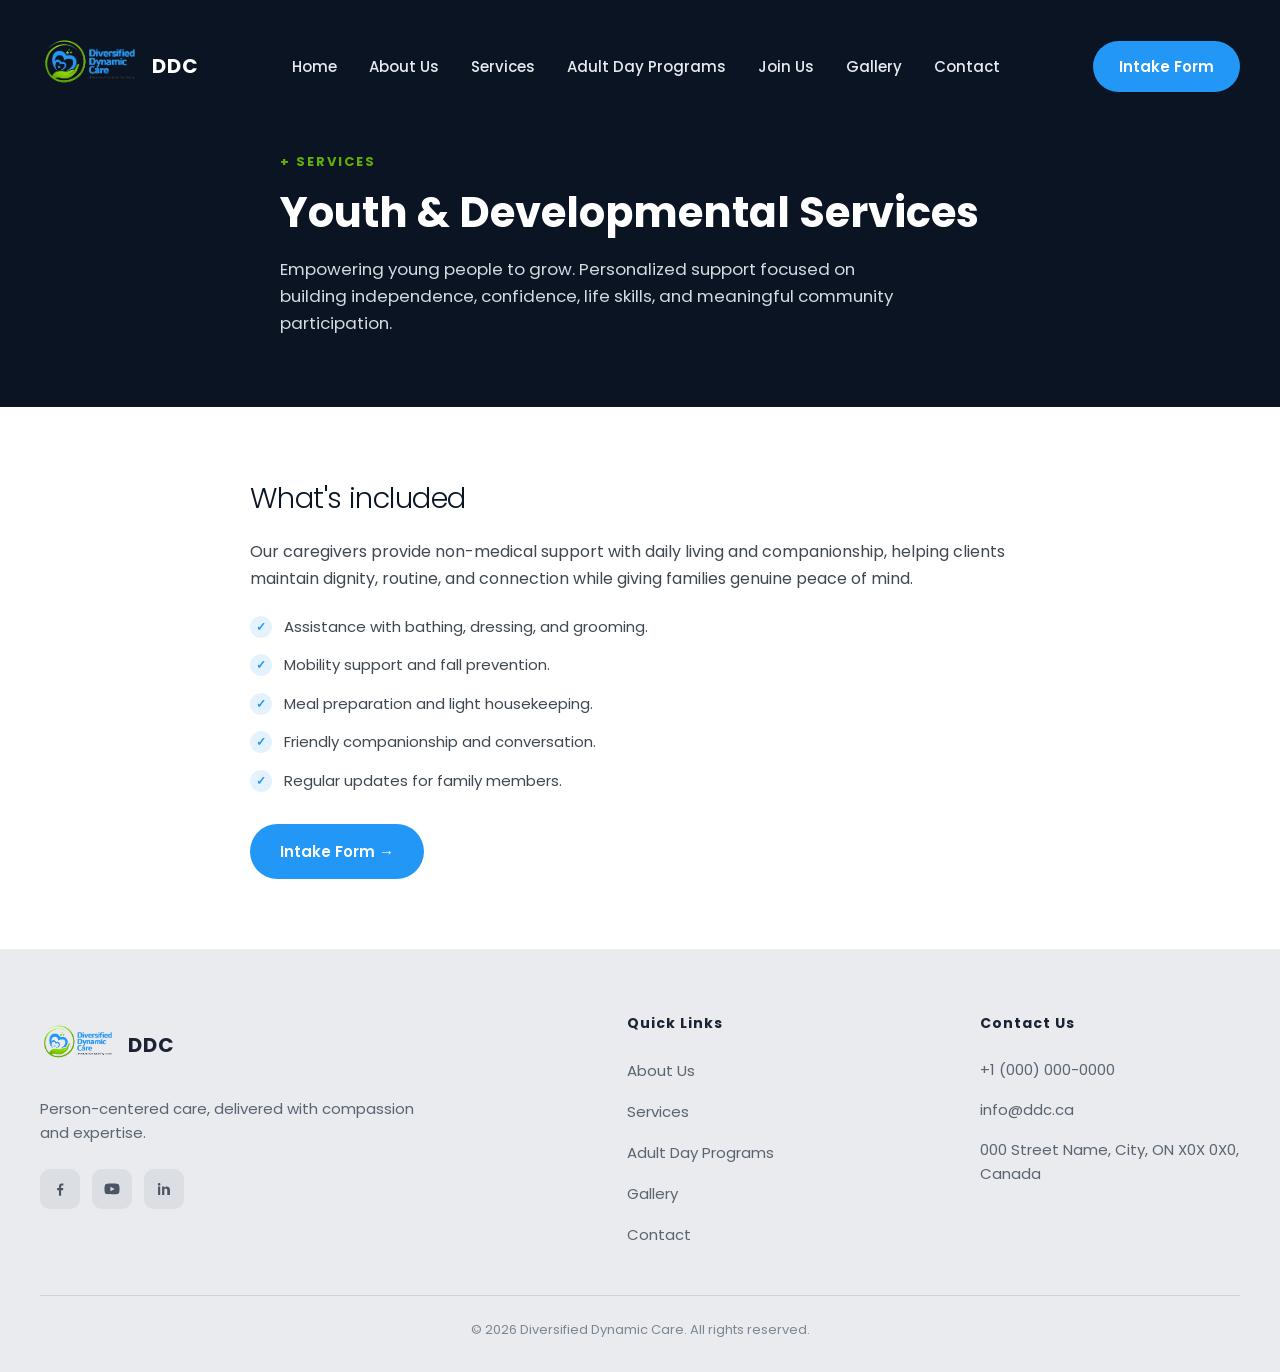
<file: pages/YouthCare.html>
<!doctype html>
<html lang="en">
  <head>
    <meta charset="UTF-8" />
    <meta name="viewport" content="width=device-width, initial-scale=1.0" />
    <title>Personal &amp; Companion Care | Diversified Dynamic Care</title>
    <link rel="icon" type="image/png" href="../images/DDC_transparent.png" />
    <link rel="preconnect" href="https://fonts.googleapis.com" />
    <link rel="preconnect" href="https://fonts.gstatic.com" crossorigin />
    <link
      rel="stylesheet"
      href="https://fonts.googleapis.com/css2?family=Poppins:wght@300;400;500;600;700;800&display=swap"
    />
    <link rel="stylesheet" href="../css/style.css" />
    <link rel="stylesheet" href="../css/youthcare.css" />
  </head>
  <body>
    <header class="page-header">
      <nav class="navbar">
        <a href="../index.html" class="logo">
          <img
            src="../images/DDC_transparent.png"
            alt="Diversified Dynamic Care logo"
          />
          <span class="logo-text">DDC</span>
        </a>
        <ul class="nav-links">
          <li><a href="../index.html">Home</a></li>
          <li><a href="AboutUs.html">About Us</a></li>
          <li><a href="#">Services</a></li>
          <li><a href="#">Adult Day Programs</a></li>
          <li><a href="#">Join Us</a></li>
          <li><a href="#">Gallery</a></li>
          <li><a href="#">Contact</a></li>
        </ul>
        <a href="IntakeForm.html" class="btn btn-pill">Intake Form</a>
        <button
          class="nav-toggle"
          aria-label="Toggle navigation"
          aria-expanded="false"
        >
          <span></span>
          <span></span>
          <span></span>
        </button>
      </nav>

      <div class="page-header-content">
        <p class="eyebrow">+ SERVICES</p>
        <h1>Youth &amp; Developmental Services</h1>
        <p class="subtext">
          Empowering young people to grow. Personalized support focused on
          building independence, confidence, life skills, and meaningful
          community participation.
        </p>
      </div>
    </header>

    <main class="page-main">
      <div class="page-content">
        <h2>What's included</h2>
        <p>
          Our caregivers provide non-medical support with daily living and
          companionship, helping clients maintain dignity, routine, and
          connection while giving families genuine peace of mind.
        </p>

        <ul class="page-points">
          <li>
            <span class="check">✓</span> Assistance with bathing, dressing, and
            grooming.
          </li>
          <li>
            <span class="check">✓</span> Mobility support and fall prevention.
          </li>
          <li>
            <span class="check">✓</span> Meal preparation and light
            housekeeping.
          </li>
          <li>
            <span class="check">✓</span> Friendly companionship and
            conversation.
          </li>
          <li>
            <span class="check">✓</span> Regular updates for family members.
          </li>
        </ul>

        <a href="IntakeForm.html" class="btn btn-primary">Intake Form →</a>
      </div>
    </main>

    <footer class="site-footer">
      <div class="footer-main">
        <div class="footer-about">
          <a href="../index.html" class="footer-logo">
            <img
              src="../images/DDC_transparent.png"
              alt="Diversified Dynamic Care logo"
            />
            <span class="footer-logo-text">DDC</span>
          </a>
          <p class="footer-tagline">
            Person-centered care, delivered with compassion and expertise.
          </p>

          <div class="footer-social">
            <a href="#" aria-label="Facebook">
              <svg viewBox="0 0 24 24" fill="currentColor" aria-hidden="true">
                <path
                  d="M13.5 21v-7.5h2.52l.38-2.93h-2.9V8.7c0-.85.24-1.43 1.46-1.43h1.55V4.65C16.2 4.58 15.32 4.5 14.29 4.5c-2.15 0-3.63 1.31-3.63 3.72v2.35H8.13v2.93h2.53V21h2.84z"
                />
              </svg>
            </a>
            <a href="#" aria-label="YouTube">
              <svg viewBox="0 0 24 24" fill="currentColor" aria-hidden="true">
                <path
                  d="M21.58 7.2a2.75 2.75 0 0 0-1.94-1.95C17.9 4.75 12 4.75 12 4.75s-5.9 0-7.64.5A2.75 2.75 0 0 0 2.42 7.2 28.7 28.7 0 0 0 1.92 12a28.7 28.7 0 0 0 .5 4.8 2.75 2.75 0 0 0 1.94 1.95c1.74.5 7.64.5 7.64.5s5.9 0 7.64-.5a2.75 2.75 0 0 0 1.94-1.95 28.7 28.7 0 0 0 .5-4.8 28.7 28.7 0 0 0-.5-4.8zM9.9 15.02V8.98L15.5 12l-5.6 3.02z"
                />
              </svg>
            </a>
            <a href="#" aria-label="LinkedIn">
              <svg viewBox="0 0 24 24" fill="currentColor" aria-hidden="true">
                <path
                  d="M6.94 8.5H4.06V20h2.88V8.5zM5.5 4c-.97 0-1.75.79-1.75 1.75s.78 1.75 1.75 1.75 1.75-.79 1.75-1.75S6.47 4 5.5 4zM20 20v-6.4c0-3.42-1.83-5.01-4.27-5.01-1.97 0-2.85 1.08-3.34 1.84V8.5H9.5c.04.82 0 11.5 0 11.5h2.89v-6.42c0-.34.02-.69.12-.93.27-.68.89-1.39 1.93-1.39 1.36 0 1.9.99 1.9 2.46V20H20z"
                />
              </svg>
            </a>
          </div>
        </div>

        <div class="footer-links">
          <h3>Quick Links</h3>
          <ul>
            <li><a href="AboutUs.html">About Us</a></li>
            <li><a href="#">Services</a></li>
            <li><a href="#">Adult Day Programs</a></li>
            <li><a href="#">Gallery</a></li>
            <li><a href="#">Contact</a></li>
          </ul>
        </div>

        <div class="footer-contact">
          <h3>Contact Us</h3>
          <p>+1 (000) 000-0000</p>
          <p>info@ddc.ca</p>
          <p>000 Street Name, City, ON X0X 0X0, Canada</p>
        </div>
      </div>

      <hr class="footer-divider" />

      <p class="footer-copyright">
        &copy; 2026 Diversified Dynamic Care. All rights reserved.
      </p>
    </footer>

    <script src="../js/main.js"></script>
  </body>
</html>
</file>
<file: css/style.css>
* {
  margin: 0;
  padding: 0;
  box-sizing: border-box;
}

body {
  font-family: "Poppins", Arial, Helvetica, sans-serif;
}

.hero {
  position: relative;
  width: 100%;
  min-height: 100vh;
  background: url("../images/HeroImage.jpg") no-repeat center center;
  background-size: cover;
  display: flex;
  flex-direction: column;
}

.hero::before {
  content: "";
  position: absolute;
  inset: 0;
  background: linear-gradient(
    120deg,
    rgba(10, 20, 35, 0.88) 0%,
    rgba(10, 25, 45, 0.72) 45%,
    rgba(10, 25, 45, 0.4) 100%
  );
  z-index: 0;
}

.navbar {
  position: relative;
  z-index: 2;
  width: 100%;
  display: flex;
  align-items: center;
  justify-content: space-between;
  gap: 30px;
  padding: 24px 40px;
}

.navbar .logo {
  display: flex;
  align-items: center;
  gap: 12px;
  text-decoration: none;
}

.navbar .logo img {
  height: 84px;
}

.navbar .logo-text {
  color: #fff;
  font-size: 20px;
  font-weight: 700;
  letter-spacing: 1px;
}

.navbar .nav-links {
  list-style: none;
  display: flex;
  gap: 32px;
  flex: 1;
  justify-content: center;
}

.navbar .nav-links a {
  position: relative;
  display: inline-block;
  color: #e7ebf0;
  text-decoration: none;
  font-size: 15px;
  font-weight: 500;
}

.navbar .nav-links a:hover {
  color: #2397f5;
}

/* Create the underline */
.navbar .nav-links a::after {
  content: "";
  position: absolute;
  left: 0;
  bottom: -5px;
  width: 0;
  height: 2px;
  background-color: #86d101;
  transition: width 0.3s ease;
}

/* Show the underline when hovering */
.navbar .nav-links a:hover::after {
  width: 100%;
}

.nav-toggle {
  display: none;
  flex-direction: column;
  justify-content: center;
  align-items: center;
  gap: 5px;
  width: 32px;
  height: 32px;
  padding: 0;
  background: transparent;
  border: none;
  cursor: pointer;
}

.nav-toggle span {
  display: block;
  width: 24px;
  height: 2px;
  background: #fff;
  border-radius: 2px;
  transition:
    transform 0.25s ease,
    opacity 0.25s ease;
}

.nav-toggle.active span:nth-child(1) {
  transform: translateY(7px) rotate(45deg);
}

.nav-toggle.active span:nth-child(2) {
  opacity: 0;
}

.nav-toggle.active span:nth-child(3) {
  transform: translateY(-7px) rotate(-45deg);
}

.btn {
  display: inline-block;
  text-decoration: none;
  border-radius: 999px;
  font-weight: 600;
  font-size: 15px;
  text-align: center;
  white-space: nowrap;
}

.btn-pill {
  background: rgb(35, 151, 245);
  color: white;
  padding: 14px 26px;
}

.btn-primary {
  background: rgb(35, 151, 245);
  color: #fff;
  padding: 16px 30px;
}

.btn-primary:hover {
  background: #86d101;
}

.btn-outline {
  background: transparent;
  color: #fff;
  border: 1px solid rgba(255, 255, 255, 0.6);
  padding: 15px 30px;
}

.btn-outline:hover {
  border-color: #fff;
}

.hero-body {
  position: relative;
  z-index: 1;
  flex: 1;
  width: 100%;
  max-width: 1300px;
  margin: 0 auto;
  padding: 60px 40px 40px;
  display: flex;
  align-items: center;
  justify-content: space-between;
  gap: 60px;
  flex-wrap: wrap;
}

.hero-content {
  max-width: 620px;
}

.eyebrow {
  color: #64ae01;
  font-size: 13px;
  font-weight: 700;
  letter-spacing: 2px;
  text-transform: uppercase;
  margin-bottom: 18px;
}

.hero-content h1 {
  font-family: "Poppins", Arial, Helvetica, sans-serif;
  color: #fff;
  font-size: 3.2rem;
  font-weight: 700;
  line-height: 1.2;
  margin-bottom: 22px;
}

.hero-content .subtext {
  color: #d5dae1;
  font-size: 1.05rem;
  line-height: 1.6;
  max-width: 520px;
  margin-bottom: 34px;
}

.hero-actions {
  display: flex;
  gap: 18px;
  margin-bottom: 40px;
  flex-wrap: wrap;
}

.hero-content .divider {
  border: none;
  border-top: 1px solid rgba(255, 255, 255, 0.25);
  margin-bottom: 28px;
}

.stats {
  display: flex;
  gap: 40px;
}

.stat {
  display: flex;
  flex-direction: column;
  gap: 4px;
  padding-right: 40px;
  border-right: 1px solid rgba(255, 255, 255, 0.2);
}

.stat:last-child {
  border-right: none;
  padding-right: 0;
}

.stat-number {
  color: #fff;
  font-size: 1.7rem;
  font-weight: 700;
}

.stat-label {
  color: #b7bfc9;
  font-size: 12px;
  letter-spacing: 1px;
  text-transform: uppercase;
}

.hero-card {
  background: rgba(20, 32, 48, 0.55);
  border: 1px solid rgba(255, 255, 255, 0.15);
  border-radius: 18px;
  padding: 34px;
  width: 100%;
  max-width: 400px;
  backdrop-filter: blur(6px);
}

.hero-card .badge {
  display: inline-block;
  background: rgb(100, 174, 1);
  color: #1c1c1c;
  font-size: 12px;
  font-weight: 700;
  letter-spacing: 1px;
  text-transform: uppercase;
  padding: 7px 16px;
  border-radius: 999px;
  margin-bottom: 20px;
}

.hero-card h2 {
  color: #fff;
  font-size: 1.5rem;
  font-weight: 700;
  margin-bottom: 22px;
  line-height: 1.3;
}

.checklist {
  list-style: none;
  display: flex;
  flex-direction: column;
  gap: 16px;
  margin-bottom: 28px;
}

.checklist li {
  display: flex;
  align-items: flex-start;
  gap: 12px;
  color: #e2e6eb;
  font-size: 15px;
  line-height: 1.4;
}

.checklist .check {
  flex-shrink: 0;
  display: inline-flex;
  align-items: center;
  justify-content: center;
  width: 22px;
  height: 22px;
  border-radius: 50%;
  background: rgba(255, 255, 255, 0.12);
  color: rgb(35, 151, 245);
  font-size: 12px;
  font-weight: 700;
}

.scroll-indicator {
  position: relative;
  z-index: 1;
  display: flex;
  flex-direction: column;
  align-items: center;
  gap: 8px;
  color: #cfd5db;
  font-size: 13px;
  padding-bottom: 30px;
}

.arrow-down {
  font-size: 16px;
}

@media (max-width: 1024px) {
  .nav-toggle {
    display: flex;
  }

  .navbar .btn-pill {
    margin-left: auto;
  }

  .navbar .nav-links {
    list-style: none;
    display: flex;
    flex-direction: column;
    gap: 20px;
    position: absolute;
    top: 100%;
    left: 0;
    right: 0;
    background: #0a1423;
    padding: 20px 40px;
    max-height: 0;
    overflow: hidden;
    opacity: 0;
    visibility: hidden;
    transition:
      max-height 0.3s ease,
      opacity 0.3s ease;
  }

  .navbar .nav-links.open {
    max-height: 400px;
    opacity: 1;
    visibility: visible;
  }

  .hero-body {
    padding-top: 40px;
  }

  .hero-content h1 {
    font-size: 2.3rem;
  }
}

@media (max-width: 480px) {
  .navbar {
    padding: 16px 20px;
    gap: 12px;
  }

  .navbar .logo img {
    height: 60px;
  }

  .navbar .logo-text {
    font-size: 17px;
  }

  .navbar .btn-pill {
    padding: 10px 16px;
    font-size: 13px;
  }

  .navbar .nav-links {
    padding: 20px;
  }
}

@media (max-width: 480px) {
  .about-image img {
    height: 240px;
  }

  .about-content h2 {
    font-size: 1.7rem;
  }

  .about-text-card {
    padding: 20px 16px;
  }

  .about-text-card p {
    font-size: 0.95rem;
  }
}

.site-footer {
  background: #e9ebee;
  padding: 64px 40px 32px;
}

.footer-main {
  max-width: 1300px;
  margin: 0 auto;
  display: flex;
  justify-content: space-between;
  gap: 60px;
  flex-wrap: wrap;
}

.footer-about {
  max-width: 380px;
}

.footer-logo {
  display: flex;
  align-items: center;
  gap: 12px;
  margin-bottom: 20px;
  text-decoration: none;
}

.footer-logo img {
  height: 64px;
}

.footer-logo-text {
  color: #1a2233;
  font-size: 20px;
  font-weight: 700;
  letter-spacing: 1px;
}

.footer-tagline {
  color: #5a6472;
  font-size: 15px;
  line-height: 1.6;
  margin-bottom: 24px;
}

.footer-social {
  display: flex;
  gap: 12px;
}

.footer-social a {
  display: flex;
  align-items: center;
  justify-content: center;
  width: 40px;
  height: 40px;
  border-radius: 10px;
  background: rgba(10, 20, 35, 0.06);
  color: #4b5563;
  text-decoration: none;
}

.footer-social a:hover {
  background: rgb(35, 151, 245);
  color: #fff;
}

.footer-social svg {
  width: 18px;
  height: 18px;
}

.footer-links h3,
.footer-contact h3 {
  color: #1a2233;
  font-size: 14px;
  font-weight: 700;
  letter-spacing: 1px;
  margin-bottom: 24px;
}

.footer-links ul {
  list-style: none;
  display: flex;
  flex-direction: column;
  gap: 16px;
}

.footer-links a {
  color: #5a6472;
  text-decoration: none;
  font-size: 15px;
}

.footer-links a:hover {
  color: rgb(35, 151, 245);
}

.footer-contact p {
  color: #5a6472;
  font-size: 15px;
  line-height: 1.6;
  margin-bottom: 16px;
  max-width: 260px;
}

.footer-divider {
  max-width: 1300px;
  margin: 48px auto 24px;
  border: none;
  border-top: 1px solid rgba(10, 20, 35, 0.12);
}

.footer-copyright {
  text-align: center;
  color: #7c8794;
  font-size: 13px;
}

.about-section {
  background: #f4f7fb;
  padding: 90px 40px;
}

.about-grid {
  max-width: 1300px;
  margin: 0 auto;
  display: grid;
  grid-template-columns: 1fr 1fr;
  gap: 64px;
  align-items: center;
}

.about-image img {
  width: 100%;
  height: 560px;
  object-fit: cover;
  object-position: top center;
  border-radius: 20px;
}

.about-content .eyebrow {
  margin-bottom: 16px;
  color: #64ae01;
}

.about-content h2 {
  font-family: "Poppins", Arial, Helvetica, sans-serif;
  color: rgb(35, 151, 245);
  font-size: 2.4rem;
  font-weight: 300;
  letter-spacing: -0.02em;
  line-height: 1.2;
  margin-bottom: 20px;
}

.about-text-card {
  background: #fff;
  border: 1px solid rgba(10, 20, 35, 0.08);
  border-radius: 18px;
  padding: 28px 32px;
  box-shadow: 0 12px 30px rgba(10, 20, 35, 0.12);
}

.about-content .eyebrow,
.about-content h2 {
  text-align: center;
  text-shadow: 1px 2px 4px rgba(10, 20, 35, 0.25);
}

.about-text-card p {
  color: #5a6472;
  font-size: 1.05rem;
  line-height: 1.6;
  margin-bottom: 20px;
}

.about-text-card p:last-child {
  margin-bottom: 0;
}

@media (max-width: 900px) {
  .about-section {
    padding: 64px 24px;
  }

  .about-grid {
    grid-template-columns: 1fr;
  }

  .about-image img {
    height: 340px;
  }

  .about-content h2 {
    font-size: 2rem;
  }

  .about-text-card {
    padding: 24px 20px;
  }
}

.why-choose-section {
  background: #f4f7fb;
  padding: 90px 40px;
}

.why-choose-grid {
  max-width: 1300px;
  margin: 0 auto;
  display: grid;
  grid-template-columns: 1fr 1fr;
  gap: 64px;
  align-items: center;
}

.why-choose-image img {
  width: 100%;
  height: 560px;
  object-fit: cover;
  border-radius: 20px;
}

.why-choose-content .eyebrow {
  margin-bottom: 16px;
}

.why-choose-content h2 {
  font-family: "Poppins", Arial, Helvetica, sans-serif;
  color: rgb(35, 151, 245);
  font-size: 2.4rem;
  font-weight: 300;
  letter-spacing: -0.02em;
  line-height: 1.2;
  margin-bottom: 20px;
}

.why-choose-text {
  color: #5a6472;
  font-size: 1.05rem;
  line-height: 1.6;
  margin-bottom: 36px;
}

.why-choose-cards {
  display: grid;
  grid-template-columns: repeat(2, 1fr);
  gap: 20px;
}

.why-card {
  background: #fff;
  border-radius: 16px;
  padding: 26px 24px;
  box-shadow: 0 14px 34px rgba(10, 20, 35, 0.1);
  transition:
    transform 0.25s ease,
    box-shadow 0.25s ease;
}

.why-card:hover {
  transform: translateY(-8px);
  box-shadow: 0 20px 40px rgba(10, 20, 35, 0.16);
}

.why-card h3 {
  color: #0a1423;
  font-size: 1.05rem;
  font-weight: 700;
  margin-bottom: 10px;
}

.why-card p {
  color: #5a6472;
  font-size: 14px;
  line-height: 1.6;
}

@media (max-width: 900px) {
  .why-choose-grid {
    grid-template-columns: 1fr;
  }

  .why-choose-image img {
    height: 340px;
  }

  .why-choose-cards {
    grid-template-columns: 1fr;
  }
}

.who-we-care-section {
  background: #f3faec;
  padding: 90px 40px;
}

.who-we-care-header {
  max-width: 700px;
  margin: 0 auto 56px;
  text-align: center;
}

.who-we-care-header .eyebrow {
  margin-bottom: 16px;
  color: #64ae01;
}

.who-we-care-header h2 {
  font-family: "Poppins", Arial, Helvetica, sans-serif;
  color: rgb(35, 151, 245);
  font-size: 2.4rem;
  font-weight: 300;
  letter-spacing: -0.02em;
  line-height: 1.2;
  margin-bottom: 16px;
}

.who-we-care-header p {
  color: #5a6472;
  font-size: 1.05rem;
  line-height: 1.6;
}

.who-we-care-grid {
  max-width: 1300px;
  margin: 0 auto;
  display: grid;
  grid-template-columns: repeat(3, 1fr);
  gap: 24px;
}

.care-card {
  background: #488200;
  border: 1px solid rgba(255, 255, 255, 0.08);
  border-radius: 16px;
  padding: 28px 26px;
  transition:
    transform 0.25s ease,
    box-shadow 0.25s ease;
}

.care-card:hover {
  transform: translateY(-8px);
  box-shadow: 0 20px 40px rgba(63, 114, 0, 0.25);
}

.care-card h3 {
  color: #fff;
  font-size: 1.05rem;
  font-weight: 700;
  margin-bottom: 10px;
}

.care-card p {
  color: #fff;
  font-size: 14px;
  line-height: 1.6;
}

.care-card--featured {
  grid-column: 1 / -1;
  background: linear-gradient(135deg, rgb(35, 151, 245), #1568c4);
  border: none;
  padding: 48px 52px;
  box-shadow: 0 24px 50px rgba(35, 151, 245, 0.35);
}

.care-card--featured:hover {
  transform: translateY(-8px);
  box-shadow: 0 30px 58px rgba(35, 151, 245, 0.4);
}

.care-badge {
  display: inline-block;
  background: #64ae01;
  color: #fff;
  font-size: 0.85rem;
  font-weight: 700;
  letter-spacing: 0.03em;
  padding: 6px 16px;
  border-radius: 999px;
  margin-bottom: 18px;
}

.care-card--featured h3 {
  color: #fff;
  font-size: 2.6rem;
  font-weight: 800;
  margin-bottom: 16px;
}

.care-card--featured p {
  color: #eaf3ff;
  font-size: 1.15rem;
  line-height: 1.7;
  max-width: 700px;
  margin-bottom: 28px;
}

.btn-card-featured {
  background: #fff;
  color: rgb(35, 151, 245);
  padding: 16px 32px;
}

.btn-card-featured:hover {
  background: #64ae01;
  color: #fff;
}

@media (max-width: 900px) {
  .who-we-care-section {
    padding: 64px 24px;
  }

  .who-we-care-grid {
    grid-template-columns: repeat(2, 1fr);
  }

  .care-card--featured {
    padding: 36px 32px;
  }

  .care-card--featured h3 {
    font-size: 2rem;
  }
}

@media (max-width: 600px) {
  .who-we-care-grid {
    grid-template-columns: 1fr;
  }

  .care-card--featured {
    padding: 30px 24px;
  }

  .care-card--featured h3 {
    font-size: 1.7rem;
  }

  .care-card--featured p {
    font-size: 1rem;
  }
}

.location-section {
  background: #f4f7fb;
  padding: 90px 40px;
}

.location-header {
  max-width: 700px;
  margin: 0 auto 56px;
  text-align: center;
}

.location-header .eyebrow {
  margin-bottom: 16px;
  color: #64ae01;
}

.location-header h2 {
  font-family: "Poppins", Arial, Helvetica, sans-serif;
  color: rgb(35, 151, 245);
  font-size: 2.4rem;
  font-weight: 300;
  letter-spacing: -0.02em;
  margin-bottom: 16px;
}

.location-header p {
  color: #5a6472;
  font-size: 1.05rem;
  line-height: 1.6;
}

.location-grid {
  max-width: 1300px;
  margin: 0 auto;
  display: grid;
  grid-template-columns: 1.3fr 1fr;
  gap: 32px;
  align-items: stretch;
}

.location-map {
  min-height: 360px;
  border-radius: 18px;
  overflow: hidden;
  border: 1px solid rgba(10, 20, 35, 0.08);
}

.location-details {
  display: flex;
  flex-direction: column;
  gap: 28px;
  background: #fff;
  border: 1px solid rgba(10, 20, 35, 0.08);
  border-radius: 18px;
  padding: 36px 32px;
}

.location-address h3,
.location-hours h3 {
  color: #0a1423;
  font-size: 1.1rem;
  font-weight: 700;
  margin-bottom: 12px;
}

.location-address p {
  color: #5a6472;
  font-size: 15px;
  line-height: 1.6;
}

.hours-list {
  list-style: none;
  display: flex;
  flex-direction: column;
  gap: 12px;
}

.hours-list li {
  display: flex;
  justify-content: space-between;
  gap: 16px;
  color: #5a6472;
  font-size: 15px;
  line-height: 1.4;
  padding-bottom: 12px;
  border-bottom: 1px solid rgba(10, 20, 35, 0.08);
}

.hours-list li:last-child {
  border-bottom: none;
  padding-bottom: 0;
}

.hours-list li span:first-child {
  color: #0a1423;
  font-weight: 600;
}

@media (max-width: 900px) {
  .location-grid {
    grid-template-columns: 1fr;
  }

  .location-map {
    min-height: 280px;
  }
}

.services-summary {
  background: #f4f7fb;
  padding: 90px 40px;
}

.services-summary-header {
  max-width: 700px;
  margin: 0 auto 56px;
  text-align: center;
}

.services-summary-header .eyebrow {
  margin-bottom: 16px;
  color: #64ae01;
}

.services-summary-header h2 {
  font-family: "Poppins", Arial, Helvetica, sans-serif;
  color: rgb(35, 151, 245);
  font-size: 2.4rem;
  font-weight: 300;
  letter-spacing: -0.02em;
  margin-bottom: 16px;
}

.services-summary-header p {
  color: #5a6472;
  font-size: 1.05rem;
  line-height: 1.6;
}

.services-grid {
  max-width: 1300px;
  margin: 0 auto;
  display: grid;
  grid-template-columns: repeat(3, 1fr);
  gap: 32px;
}

.service-card {
  display: flex;
  flex-direction: column;
  align-items: flex-start;
  background: #fff;
  border: 1px solid rgba(10, 20, 35, 0.08);
  border-radius: 18px;
  padding: 36px 32px;
  box-shadow: 0 14px 34px rgba(10, 20, 35, 0.12);
}

.service-icon {
  display: flex;
  align-items: center;
  justify-content: center;
  width: 56px;
  height: 56px;
  border-radius: 14px;
  background: rgba(35, 151, 245, 0.12);
  color: rgb(35, 151, 245);
  margin-bottom: 24px;
}

.service-icon svg {
  width: 26px;
  height: 26px;
}

.service-icon img {
  width: 100%;
  height: 100%;
  border-radius: 14px;
  object-fit: cover;
  object-position: center;
}

.service-icon--image {
  width: 100%;
  height: 260px;
  align-self: center;
}

.service-card h3 {
  color: #0a1423;
  font-size: 1.25rem;
  font-weight: 700;
  margin-bottom: 12px;
}

.service-card p {
  color: #5a6472;
  font-size: 15px;
  line-height: 1.6;
  margin-bottom: 28px;
  flex: 1;
}

.service-card .btn {
  margin-top: auto;
}

.service-summary-exploremore {
  max-width: 1300px;
  margin: 48px auto 0;
  text-align: center;
}

.service-summary-exploremore .btn {
  padding: 16px 34px;
  animation: cta-bounce 1.6s ease-in-out infinite;
}

@keyframes cta-bounce {
  0%,
  100% {
    transform: translateY(0);
  }
  50% {
    transform: translateY(-10px);
  }
}

@media (max-width: 900px) {
  .services-grid {
    grid-template-columns: 1fr;
  }
}

.process-section {
  background: #f3faec;
  padding: 90px 40px;
}

.process-header {
  max-width: 700px;
  margin: 0 auto 56px;
  text-align: center;
}

.process-header h2 {
  font-family: "Poppins", Arial, Helvetica, sans-serif;
  color: rgb(35, 151, 245);
  font-size: 2.4rem;
  font-weight: 300;
  letter-spacing: -0.02em;
  line-height: 1.2;
  margin-bottom: 12px;
}

.process-header h3 {
  color: #64ae01;
  font-size: 1.15rem;
  font-weight: 600;
  letter-spacing: 0.02em;
}

.process-grid {
  max-width: 1300px;
  margin: 0 auto;
  display: grid;
  grid-template-columns: repeat(4, 1fr);
  gap: 24px;
}

.process-card {
  background: #fff;
  border: 1px solid rgba(10, 20, 35, 0.08);
  border-radius: 16px;
  padding: 32px 26px;
  transition:
    transform 0.25s ease,
    box-shadow 0.25s ease;
}

.process-card:hover {
  transform: translateY(-8px);
  box-shadow: 0 20px 40px rgba(10, 20, 35, 0.16);
}

.process-step {
  display: flex;
  align-items: center;
  justify-content: center;
  width: 48px;
  height: 48px;
  border-radius: 50%;
  background: rgb(35, 151, 245);
  color: #fff;
  font-size: 1.15rem;
  font-weight: 700;
  margin-bottom: 20px;
}

.process-card h4 {
  color: #0a1423;
  font-size: 1.15rem;
  font-weight: 700;
  margin-bottom: 10px;
}

.process-card p {
  color: #5a6472;
  font-size: 14px;
  line-height: 1.6;
}

.process-cta {
  max-width: 1300px;
  margin: 48px auto 0;
  text-align: center;
}

@media (max-width: 1024px) {
  .process-grid {
    grid-template-columns: repeat(2, 1fr);
  }
}

@media (max-width: 600px) {
  .process-section {
    padding: 64px 24px;
  }

  .process-header {
    margin-bottom: 40px;
  }

  .process-header h2 {
    font-size: 1.9rem;
  }

  .process-grid {
    grid-template-columns: 1fr;
  }
}

@media (max-width: 700px) {
  .site-footer {
    padding: 48px 24px 24px;
  }

  .footer-main {
    flex-direction: column;
    gap: 40px;
  }
}
</file>
<file: css/aboutUs.css>
.page-header {
  position: relative;
  background: linear-gradient(135deg, #0a1423 0%, #0f2440 100%);
  padding-bottom: 130px;
}

.page-header-content {
  position: relative;
  z-index: 1;
  max-width: 1300px;
  margin: 0 auto;
  padding: 40px 40px 0;
  display: flex;
  align-items: flex-end;
  justify-content: space-between;
  gap: 60px;
}

.page-header-content h1 {
  font-family: "Poppins", Arial, Helvetica, sans-serif;
  color: #fff;
  font-size: 3.2rem;
  font-weight: 700;
  line-height: 1.15;
  max-width: 700px;
  overflow-wrap: break-word;
}

.page-header-content .subtext {
  color: #b7bfc9;
  font-size: 0.95rem;
  line-height: 1.6;
  max-width: 300px;
  padding-bottom: 6px;
}

.about-feature {
  position: relative;
  z-index: 2;
  padding: 0 40px;
}

.about-feature-card {
  max-width: 1300px;
  margin: -80px auto 0;
  display: grid;
  grid-template-columns: 1fr 1fr;
  gap: 56px;
  align-items: center;
  background: #f7f8fa;
  border: 1px solid rgba(10, 20, 35, 0.08);
  border-radius: 24px;
  padding: 20px;
  box-shadow: 0 24px 50px rgba(10, 20, 35, 0.18);
  transition:
    transform 0.25s ease,
    box-shadow 0.25s ease;
}

.about-feature-card:hover {
  transform: translateY(-8px);
  box-shadow: 0 30px 60px rgba(10, 20, 35, 0.24);
}

.about-feature-image img {
  display: block;
  width: 100%;
  height: 480px;
  object-fit: cover;
  object-position: center top;
  border-radius: 18px;
}

.about-feature-content {
  padding: 20px 40px 20px 0;
}

.about-feature-content .eyebrow {
  margin-bottom: 14px;
}

.about-feature-content h2 {
  font-family: "Poppins", Arial, Helvetica, sans-serif;
  color: #0a1423;
  font-size: 2.2rem;
  font-weight: 300;
  letter-spacing: -0.02em;
  line-height: 1.25;
  margin-bottom: 20px;
}

.about-feature-content p:not(.eyebrow) {
  color: #5a6472;
  font-size: 1rem;
  line-height: 1.7;
  margin-bottom: 30px;
}

.btn-dark {
  background: rgb(35, 151, 245);
  color: #fff;
  padding: 14px 28px;
}

.btn-dark:hover {
  background: #64ae01;
}

@media (max-width: 900px) {
  .page-header {
    padding-bottom: 110px;
  }

  .page-header-content {
    flex-direction: column;
    align-items: flex-start;
    gap: 20px;
  }

  .page-header-content h1 {
    font-size: 2.4rem;
  }

  .about-feature {
    padding: 0 24px;
  }

  .about-feature-card {
    grid-template-columns: 1fr;
    gap: 24px;
    margin-top: -70px;
  }

  .about-feature-image img {
    height: 340px;
  }

  .about-feature-content {
    padding: 0 16px 20px;
  }

  .about-feature-content h2 {
    font-size: 1.8rem;
  }
}

@media (max-width: 600px) {
  .page-header-content {
    padding: 20px 24px 0;
  }

  .page-header-content h1 {
    font-size: 1.9rem;
  }

  .page-content {
    padding: 48px 24px;
  }
}

.page-content {
  max-width: 860px;
  margin: 0 auto;
  padding: 70px 40px;
}

.page-content h2 {
  font-family: "Poppins", Arial, Helvetica, sans-serif;
  color: #0a1423;
  font-size: 1.8rem;
  font-weight: 300;
  letter-spacing: -0.02em;
  margin-bottom: 18px;
}

.page-content p {
  color: #3f4750;
  font-size: 1rem;
  line-height: 1.7;
  margin-bottom: 24px;
}

.page-points {
  list-style: none;
  display: flex;
  flex-direction: column;
  gap: 16px;
  margin-bottom: 32px;
}

.page-points li {
  display: flex;
  align-items: flex-start;
  gap: 12px;
  color: #3f4750;
  font-size: 15px;
  line-height: 1.5;
}

.page-points .check {
  flex-shrink: 0;
  display: inline-flex;
  align-items: center;
  justify-content: center;
  width: 22px;
  height: 22px;
  border-radius: 50%;
  background: rgba(35, 151, 245, 0.12);
  color: rgb(35, 151, 245);
  font-size: 12px;
  font-weight: 700;
}

/* Our Story / Our Mission */
.about-story {
  background: #f7f8fa;
  padding: 100px 40px 90px;
  margin-top: 80px;
}

.about-story-inner {
  max-width: 1300px;
  margin: 0 auto;
  text-align: center;
}

.about-story .eyebrow {
  margin-bottom: 14px;
}

.about-story-title {
  font-family: "Poppins", Arial, Helvetica, sans-serif;
  color: #0a1423;
  font-size: 3.4rem;
  font-weight: 300;
  letter-spacing: -0.02em;
  line-height: 1.15;
  margin-bottom: 22px;
}

.about-story-lead {
  max-width: 720px;
  margin: 0 auto 56px;
  color: #5a6472;
  font-size: 1rem;
  line-height: 1.7;
}

.about-story-image img {
  display: block;
  width: 100%;
  height: 520px;
  object-fit: cover;
  object-position: center 35%;
  border-radius: 18px;
  box-shadow: 0 30px 60px rgba(10, 20, 35, 0.18);
}

.about-mission {
  max-width: 760px;
  margin: 80px auto 0;
}

.about-mission h3 {
  font-family: "Poppins", Arial, Helvetica, sans-serif;
  color: rgb(35, 151, 245);
  font-size: 2.1rem;
  font-weight: 400;
  letter-spacing: -0.01em;
  line-height: 1.3;
  margin-bottom: 20px;
}

.about-mission p:not(.eyebrow) {
  color: #5a6472;
  font-size: 1rem;
  line-height: 1.7;
  margin-bottom: 34px;
}

@media (max-width: 900px) {
  .about-story {
    padding: 70px 24px;
    margin-top: 60px;
  }

  .about-story-title {
    font-size: 2.5rem;
  }

  .about-story-lead {
    margin-bottom: 40px;
  }

  .about-story-image img {
    height: 380px;
  }

  .about-mission {
    margin-top: 56px;
  }

  .about-mission h3 {
    font-size: 1.7rem;
  }
}

@media (max-width: 600px) {
  .about-story {
    padding: 56px 16px;
  }

  .about-story-title {
    font-size: 1.9rem;
  }

  .about-story-title br {
    display: none;
  }

  .about-story-image img {
    height: 260px;
    border-radius: 14px;
  }

  .about-mission h3 {
    font-size: 1.4rem;
  }

  .about-mission .btn {
    white-space: normal;
  }
}

.history-section {
  background: #fff;
  padding: 90px 40px;
}

.history-grid {
  max-width: 1300px;
  margin: 0 auto;
  display: grid;
  grid-template-columns: 1.4fr 1fr;
  gap: 32px;
  align-items: center;
}

.history-card {
  border-radius: 18px;
  box-shadow: 0 16px 36px rgba(10, 20, 35, 0.12);
  transition:
    transform 0.25s ease,
    box-shadow 0.25s ease;
}

.history-card:hover {
  transform: translateY(-8px);
  box-shadow: 0 24px 48px rgba(10, 20, 35, 0.18);
}

/* Taller than the 16:9 video, so YouTube adds bars above and below */
.history-video {
  overflow: hidden;
  aspect-ratio: 4 / 3;
  background: #000;
}

.history-video iframe {
  width: 100%;
  height: 100%;
  border: 0;
  display: block;
}

.history-content {
  background: #f3faec;
  padding: 44px 40px;
  display: flex;
  flex-direction: column;
  justify-content: center;
}

.history-content .eyebrow {
  color: #64ae01;
  font-size: 13px;
  margin-bottom: 12px;
}

.history-content h2 {
  font-family: "Poppins", Arial, Helvetica, sans-serif;
  color: rgb(35, 151, 245);
  font-size: 2.4rem;
  font-weight: 300;
  letter-spacing: -0.02em;
  margin-bottom: 20px;
}

.history-content p {
  color: #5a6472;
  font-size: 15px;
  line-height: 1.7;
  margin-bottom: 14px;
}

.history-content p:last-child {
  margin-bottom: 0;
}

@media (max-width: 900px) {
  .history-section {
    padding: 64px 24px;
  }

  .history-grid {
    grid-template-columns: 1fr;
  }

  .history-video {
    width: 100%;
  }

  .history-content {
    padding: 32px 26px;
  }
}
</file>
<file: css/adult-day-programs.css>
.page-header {
  position: relative;
  background: #0a1423;
  padding-bottom: 70px;
}

.page-header-content {
  max-width: 800px;
  margin: 0 auto;
  padding: 20px 40px 0;
}

.page-header-content .eyebrow {
  margin-bottom: 16px;
}

.page-header-content h1 {
  font-family: "Poppins", Arial, Helvetica, sans-serif;
  color: #fff;
  font-size: 2.6rem;
  font-weight: 700;
  line-height: 1.2;
  margin-bottom: 18px;
  overflow-wrap: break-word;
}

@media (max-width: 600px) {
  .page-header-content {
    padding: 20px 24px 0;
  }

  .page-header-content h1 {
    font-size: 1.9rem;
  }

  .page-content {
    padding: 48px 24px;
  }
}

.page-header-content .subtext {
  color: #d5dae1;
  font-size: 1.05rem;
  line-height: 1.6;
  max-width: 620px;
}

.page-content {
  max-width: 860px;
  margin: 0 auto;
  padding: 70px 40px;
}

.page-content h2 {
  font-family: "Poppins", Arial, Helvetica, sans-serif;
  color: #0a1423;
  font-size: 1.8rem;
  font-weight: 300;
  letter-spacing: -0.02em;
  margin-bottom: 18px;
}

.page-content p {
  color: #3f4750;
  font-size: 1rem;
  line-height: 1.7;
  margin-bottom: 24px;
}

.page-points {
  list-style: none;
  display: flex;
  flex-direction: column;
  gap: 16px;
  margin-bottom: 32px;
}

.page-points li {
  display: flex;
  align-items: flex-start;
  gap: 12px;
  color: #3f4750;
  font-size: 15px;
  line-height: 1.5;
}

.page-points .check {
  flex-shrink: 0;
  display: inline-flex;
  align-items: center;
  justify-content: center;
  width: 22px;
  height: 22px;
  border-radius: 50%;
  background: rgba(35, 151, 245, 0.12);
  color: rgb(35, 151, 245);
  font-size: 12px;
  font-weight: 700;
}
</file>
<file: css/homeCare.css>
.page-header {
  position: relative;
  background: #0a1423;
  padding-bottom: 70px;
}

.page-header-content {
  max-width: 800px;
  margin: 0 auto;
  padding: 20px 40px 0;
}

.page-header-content .eyebrow {
  margin-bottom: 16px;
}

.page-header-content h1 {
  font-family: "Poppins", Arial, Helvetica, sans-serif;
  color: #fff;
  font-size: 2.6rem;
  font-weight: 700;
  line-height: 1.2;
  margin-bottom: 18px;
  overflow-wrap: break-word;
}

@media (max-width: 600px) {
  .page-header-content {
    padding: 20px 24px 0;
  }

  .page-header-content h1 {
    font-size: 1.9rem;
  }

  .page-content {
    padding: 48px 24px;
  }
}

.page-header-content .subtext {
  color: #d5dae1;
  font-size: 1.05rem;
  line-height: 1.6;
  max-width: 620px;
}

.page-content {
  max-width: 860px;
  margin: 0 auto;
  padding: 70px 40px;
}

.page-content h2 {
  font-family: "Poppins", Arial, Helvetica, sans-serif;
  color: #0a1423;
  font-size: 1.8rem;
  font-weight: 300;
  letter-spacing: -0.02em;
  margin-bottom: 18px;
}

.page-content p {
  color: #3f4750;
  font-size: 1rem;
  line-height: 1.7;
  margin-bottom: 24px;
}

.page-points {
  list-style: none;
  display: flex;
  flex-direction: column;
  gap: 16px;
  margin-bottom: 32px;
}

.page-points li {
  display: flex;
  align-items: flex-start;
  gap: 12px;
  color: #3f4750;
  font-size: 15px;
  line-height: 1.5;
}

.page-points .check {
  flex-shrink: 0;
  display: inline-flex;
  align-items: center;
  justify-content: center;
  width: 22px;
  height: 22px;
  border-radius: 50%;
  background: rgba(35, 151, 245, 0.12);
  color: rgb(35, 151, 245);
  font-size: 12px;
  font-weight: 700;
}
</file>
<file: css/intake-form.css>
.required-mark {
  color: #d64545;
}

.intake-form {
  max-width: 860px;
  margin: 0 auto;
  display: flex;
  flex-direction: column;
  gap: 28px;
}

.intake-form fieldset {
  border: 1px solid rgba(10, 20, 35, 0.08);
  border-radius: 18px;
  background: #f7f8fa;
  padding: 28px 32px 32px;
  min-width: 0;
  display: flex;
  flex-direction: column;
  gap: 20px;
}

.intake-form legend {
  font-family: "Poppins", Arial, Helvetica, sans-serif;
  color: rgb(35, 151, 245);
  font-size: 1.15rem;
  font-weight: 700;
  padding: 0 10px;
}

.form-row {
  display: grid;
  grid-template-columns: repeat(2, 1fr);
  gap: 20px;
}

.form-field {
  display: flex;
  flex-direction: column;
  gap: 8px;
  min-width: 0;
}

.form-field label {
  color: #0a1423;
  font-size: 14px;
  font-weight: 600;
}

.form-field input,
.form-field select,
.form-field textarea {
  width: 100%;
  font-family: inherit;
  font-size: 15px;
  color: #0a1423;
  background: #fff;
  border: 1px solid rgba(10, 20, 35, 0.15);
  border-radius: 10px;
  padding: 12px 14px;
  transition:
    border-color 0.2s ease,
    box-shadow 0.2s ease;
}

.form-field textarea {
  resize: vertical;
  min-height: 120px;
}

.form-field input:focus,
.form-field select:focus,
.form-field textarea:focus {
  outline: none;
  border-color: rgb(35, 151, 245);
  box-shadow: 0 0 0 3px rgba(35, 151, 245, 0.2);
}

.form-field.invalid input,
.form-field.invalid select,
.form-field.invalid textarea {
  border-color: #d64545;
}

.form-consent {
  display: flex;
  align-items: flex-start;
  gap: 12px;
  color: #3f4750;
  font-size: 15px;
  line-height: 1.5;
  cursor: pointer;
}

.form-consent input {
  flex-shrink: 0;
  width: 18px;
  height: 18px;
  margin-top: 3px;
  accent-color: rgb(35, 151, 245);
}

.form-consent.invalid {
  color: #d64545;
}

.intake-form .btn {
  align-self: flex-start;
  border: none;
  font-family: inherit;
  cursor: pointer;
}

.intake-form .form-status {
  margin: 0;
  padding: 16px 20px;
  border-radius: 12px;
  background: rgba(100, 174, 1, 0.12);
  color: #3f6b00;
  font-size: 15px;
  font-weight: 500;
}

.intake-form .form-status.error {
  background: rgba(214, 69, 69, 0.1);
  color: #a32f2f;
}

@media (max-width: 600px) {
  .intake-form fieldset {
    padding: 24px 20px 26px;
  }

  .form-row {
    grid-template-columns: 1fr;
  }

  .intake-form .btn {
    align-self: stretch;
    white-space: normal;
  }
}
</file>
<file: css/personal-companion.css>
.page-header {
  position: relative;
  background: #0a1423;
  padding-bottom: 70px;
}

.page-header-content {
  max-width: 800px;
  margin: 0 auto;
  padding: 20px 40px 0;
}

.page-header-content .eyebrow {
  margin-bottom: 16px;
}

.page-header-content h1 {
  font-family: Georgia, "Times New Roman", serif;
  color: #fff;
  font-size: 2.6rem;
  font-weight: 700;
  line-height: 1.2;
  margin-bottom: 18px;
}

.page-header-content .subtext {
  color: #d5dae1;
  font-size: 1.05rem;
  line-height: 1.6;
  max-width: 620px;
}

.page-content {
  max-width: 860px;
  margin: 0 auto;
  padding: 70px 40px;
}

.page-content h2 {
  font-family: Georgia, "Times New Roman", serif;
  color: #0a1423;
  font-size: 1.8rem;
  font-weight: 700;
  margin-bottom: 18px;
}

.page-content p {
  color: #3f4750;
  font-size: 1rem;
  line-height: 1.7;
  margin-bottom: 24px;
}

.page-points {
  list-style: none;
  display: flex;
  flex-direction: column;
  gap: 16px;
  margin-bottom: 32px;
}

.page-points li {
  display: flex;
  align-items: flex-start;
  gap: 12px;
  color: #3f4750;
  font-size: 15px;
  line-height: 1.5;
}

.page-points .check {
  flex-shrink: 0;
  display: inline-flex;
  align-items: center;
  justify-content: center;
  width: 22px;
  height: 22px;
  border-radius: 50%;
  background: rgba(35, 151, 245, 0.12);
  color: rgb(35, 151, 245);
  font-size: 12px;
  font-weight: 700;
}
</file>
<file: css/services.css>
.page-header {
  position: relative;
  background: linear-gradient(135deg, #0a1423 0%, #0f2440 100%);
  padding-bottom: 80px;
}

.page-header-content {
  max-width: 1300px;
  margin: 0 auto;
  padding: 20px 40px 0;
}

.page-header-content .eyebrow {
  margin-bottom: 16px;
}

.page-header-content h1 {
  font-family: "Poppins", Arial, Helvetica, sans-serif;
  color: #fff;
  font-size: 3rem;
  font-weight: 700;
  line-height: 1.15;
  margin-bottom: 18px;
  overflow-wrap: break-word;
}

.page-header-content .subtext {
  color: #d5dae1;
  font-size: 1.05rem;
  line-height: 1.6;
  max-width: 620px;
}

/* Bento services layout */
.services-bento {
  background: #f3faec;
  padding: 90px 40px 110px;
}

.services-bento-inner {
  max-width: 1300px;
  margin: 0 auto;
}

.services-bento-header {
  display: flex;
  align-items: flex-end;
  justify-content: space-between;
  gap: 60px;
  margin-bottom: 40px;
}

.bento-eyebrow {
  font-size: 0.7rem;
  font-weight: 600;
  letter-spacing: 0.08em;
  color: #0a1423;
  margin-bottom: 10px;
}

.services-bento-header h2 {
  font-family: "Poppins", Arial, Helvetica, sans-serif;
  color: #16181d;
  font-size: 3rem;
  font-weight: 300;
  line-height: 1.1;
  letter-spacing: -0.02em;
  max-width: 760px;
}

.services-bento-intro {
  color: #7a7d84;
  font-size: 0.85rem;
  line-height: 1.6;
  max-width: 340px;
  padding-bottom: 8px;
}

.bento-grid {
  display: grid;
  grid-template-columns: repeat(12, 1fr);
  gap: 14px;
}

.bento-card {
  display: flex;
  flex-direction: column;
  justify-content: space-between;
  gap: 60px;
  min-height: 260px;
  padding: 28px 30px;
  background: #fff;
  border-radius: 16px;
  color: #16181d;
  text-decoration: none;
  box-shadow: 0 10px 28px rgba(60, 50, 30, 0.08);
  transition:
    transform 0.25s ease,
    box-shadow 0.25s ease;
}

.bento-more {
  display: inline-block;
  margin-top: 16px;
  color: rgb(35, 151, 245);
  font-size: 0.85rem;
  font-weight: 600;
  text-decoration: none;
}

.bento-more:hover {
  text-decoration: underline;
}

.bento-card--featured .bento-more {
  color: #fff;
}

.bento-card--green .bento-more {
  color: #0a1423;
}

.bento-card:hover {
  transform: translateY(-4px);
  box-shadow: 0 18px 38px rgba(60, 50, 30, 0.14);
}

.bento-card--8 {
  grid-column: span 8;
}

.bento-card--4 {
  grid-column: span 4;
}

.bento-card--featured {
  background: rgb(35, 151, 245);
  color: #fff;
}

.bento-card--featured .bento-num,
.bento-card--featured .bento-icon,
.bento-card--featured .bento-card-body .bento-tags {
  color: #fff;
}

.bento-card--green {
  background: #5cff78;
}

.bento-card-top {
  display: flex;
  align-items: center;
  justify-content: space-between;
}

.bento-num {
  font-size: 0.7rem;
  font-weight: 500;
  color: #3b3e45;
}

.bento-icon {
  width: 20px;
  height: 20px;
  color: #16181d;
}

.bento-card-body h3 {
  font-family: "Poppins", Arial, Helvetica, sans-serif;
  font-size: 1.5rem;
  font-weight: 400;
  letter-spacing: -0.01em;
  margin-bottom: 10px;
}

.bento-card-body p {
  color: #7a7d84;
  font-size: 0.85rem;
  line-height: 1.55;
  max-width: 420px;
}

.bento-card--featured .bento-card-body p {
  color: rgba(255, 255, 255, 0.85);
}

.bento-card--green .bento-card-body p {
  color: #345c3b;
}

.bento-card-body .bento-tags {
  margin-top: 14px;
  font-size: 0.7rem;
  font-weight: 500;
  color: #16181d;
}

/* CTA */
.services-cta {
  background: #0a1423;
  padding: 80px 40px;
  text-align: center;
}

.services-cta h2 {
  font-family: "Poppins", Arial, Helvetica, sans-serif;
  color: #fff;
  font-size: 2.2rem;
  font-weight: 700;
  margin-bottom: 16px;
}

.services-cta p {
  color: #b7bfc9;
  font-size: 1.05rem;
  line-height: 1.6;
  max-width: 600px;
  margin: 0 auto 32px;
}

.services-cta-actions {
  display: flex;
  justify-content: center;
  flex-wrap: wrap;
  gap: 16px;
}

@media (max-width: 900px) {
  .page-header {
    padding-bottom: 60px;
  }

  .page-header-content h1 {
    font-size: 2.4rem;
  }

  .services-bento {
    padding: 64px 24px 80px;
  }

  .services-bento-header {
    flex-direction: column;
    align-items: flex-start;
    gap: 20px;
  }

  .services-bento-header h2 {
    font-size: 2.2rem;
  }

  .bento-card--8,
  .bento-card--4 {
    grid-column: span 12;
  }

  .bento-card {
    min-height: 220px;
    gap: 40px;
  }

  .services-cta {
    padding: 64px 24px;
  }

  .services-cta h2 {
    font-size: 1.9rem;
  }
}

@media (max-width: 600px) {
  .page-header-content {
    padding: 20px 24px 0;
  }

  .page-header-content h1 {
    font-size: 1.9rem;
  }

  .services-bento-header h2 {
    font-size: 1.8rem;
  }
}
</file>
<file: css/youthcare.css>
.page-header {
  position: relative;
  background: #0a1423;
  padding-bottom: 70px;
}

.page-header-content {
  max-width: 800px;
  margin: 0 auto;
  padding: 20px 40px 0;
}

.page-header-content .eyebrow {
  margin-bottom: 16px;
}

.page-header-content h1 {
  font-family: "Poppins", Arial, Helvetica, sans-serif;
  color: #fff;
  font-size: 2.6rem;
  font-weight: 700;
  line-height: 1.2;
  margin-bottom: 18px;
  overflow-wrap: break-word;
}

@media (max-width: 600px) {
  .page-header-content {
    padding: 20px 24px 0;
  }

  .page-header-content h1 {
    font-size: 1.9rem;
  }

  .page-content {
    padding: 48px 24px;
  }
}

.page-header-content .subtext {
  color: #d5dae1;
  font-size: 1.05rem;
  line-height: 1.6;
  max-width: 620px;
}

.page-content {
  max-width: 860px;
  margin: 0 auto;
  padding: 70px 40px;
}

.page-content h2 {
  font-family: "Poppins", Arial, Helvetica, sans-serif;
  color: #0a1423;
  font-size: 1.8rem;
  font-weight: 300;
  letter-spacing: -0.02em;
  margin-bottom: 18px;
}

.page-content p {
  color: #3f4750;
  font-size: 1rem;
  line-height: 1.7;
  margin-bottom: 24px;
}

.page-points {
  list-style: none;
  display: flex;
  flex-direction: column;
  gap: 16px;
  margin-bottom: 32px;
}

.page-points li {
  display: flex;
  align-items: flex-start;
  gap: 12px;
  color: #3f4750;
  font-size: 15px;
  line-height: 1.5;
}

.page-points .check {
  flex-shrink: 0;
  display: inline-flex;
  align-items: center;
  justify-content: center;
  width: 22px;
  height: 22px;
  border-radius: 50%;
  background: rgba(35, 151, 245, 0.12);
  color: rgb(35, 151, 245);
  font-size: 12px;
  font-weight: 700;
}
</file>
